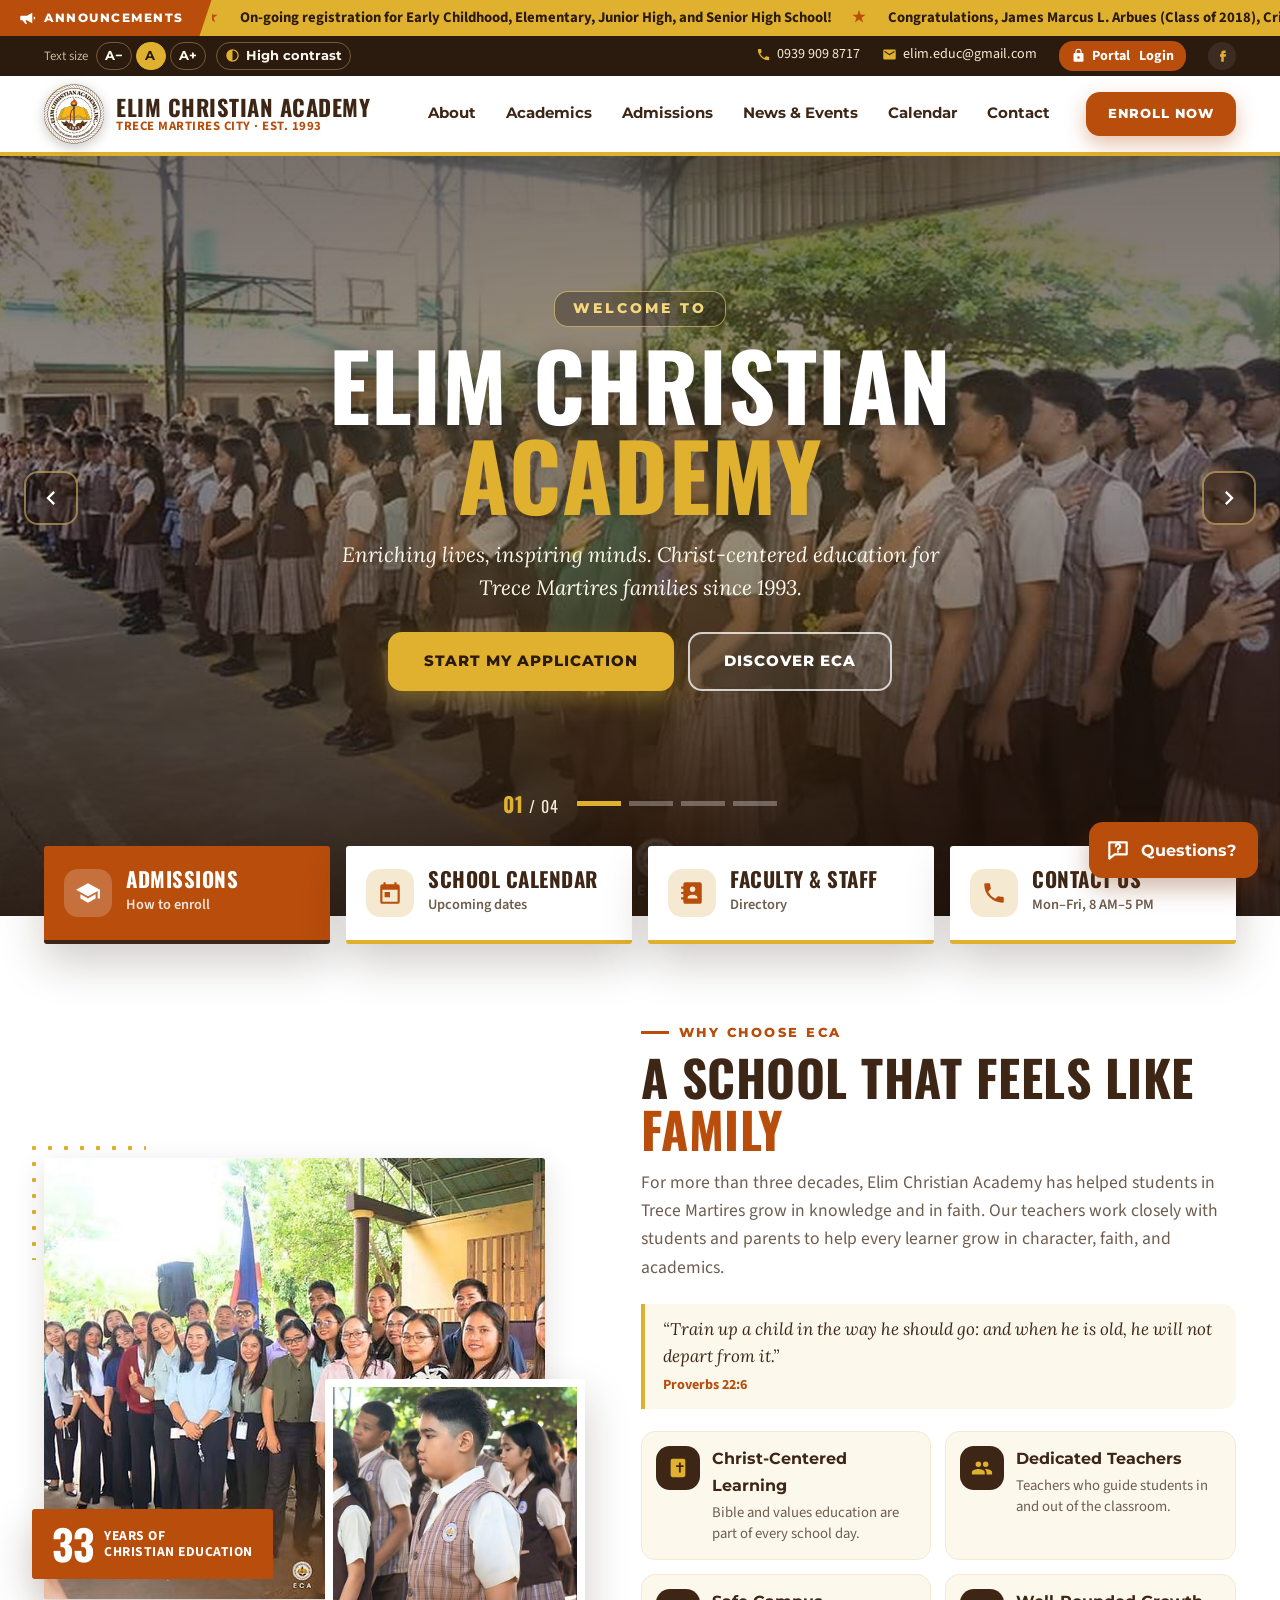
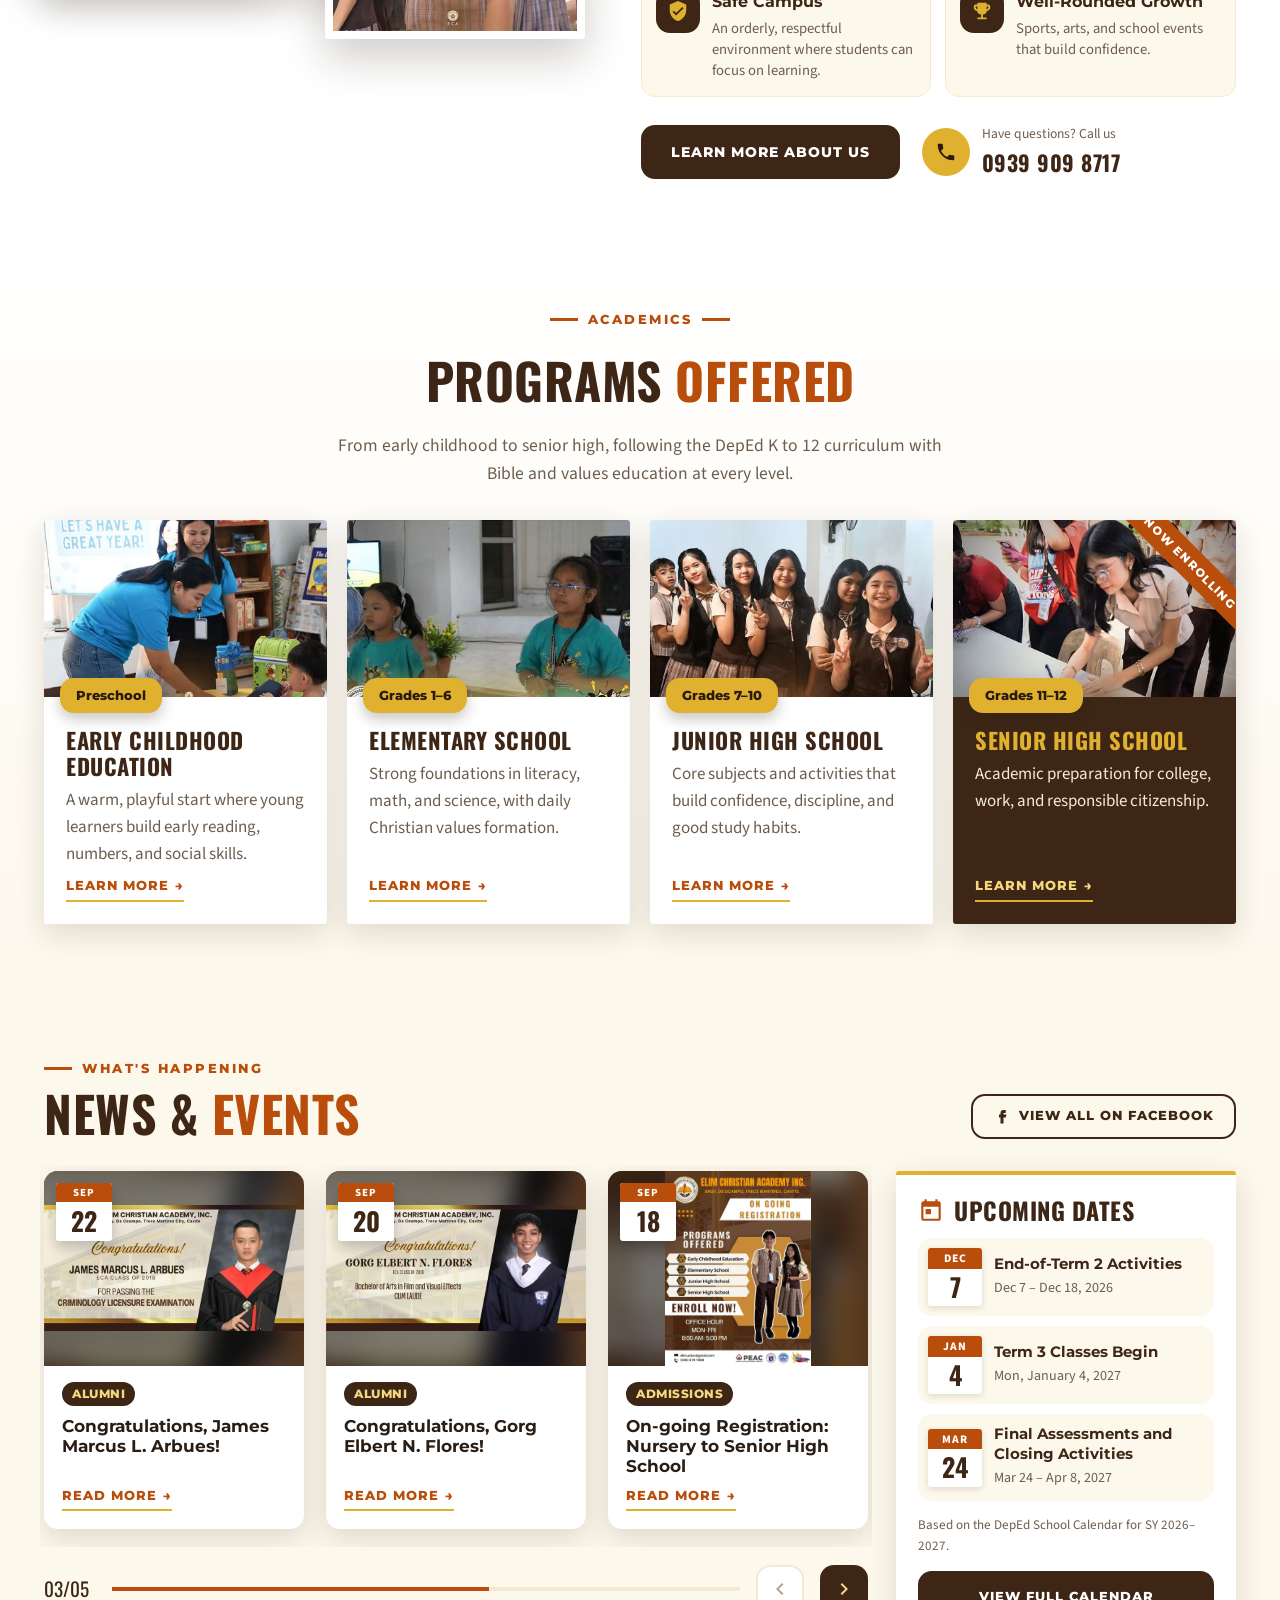
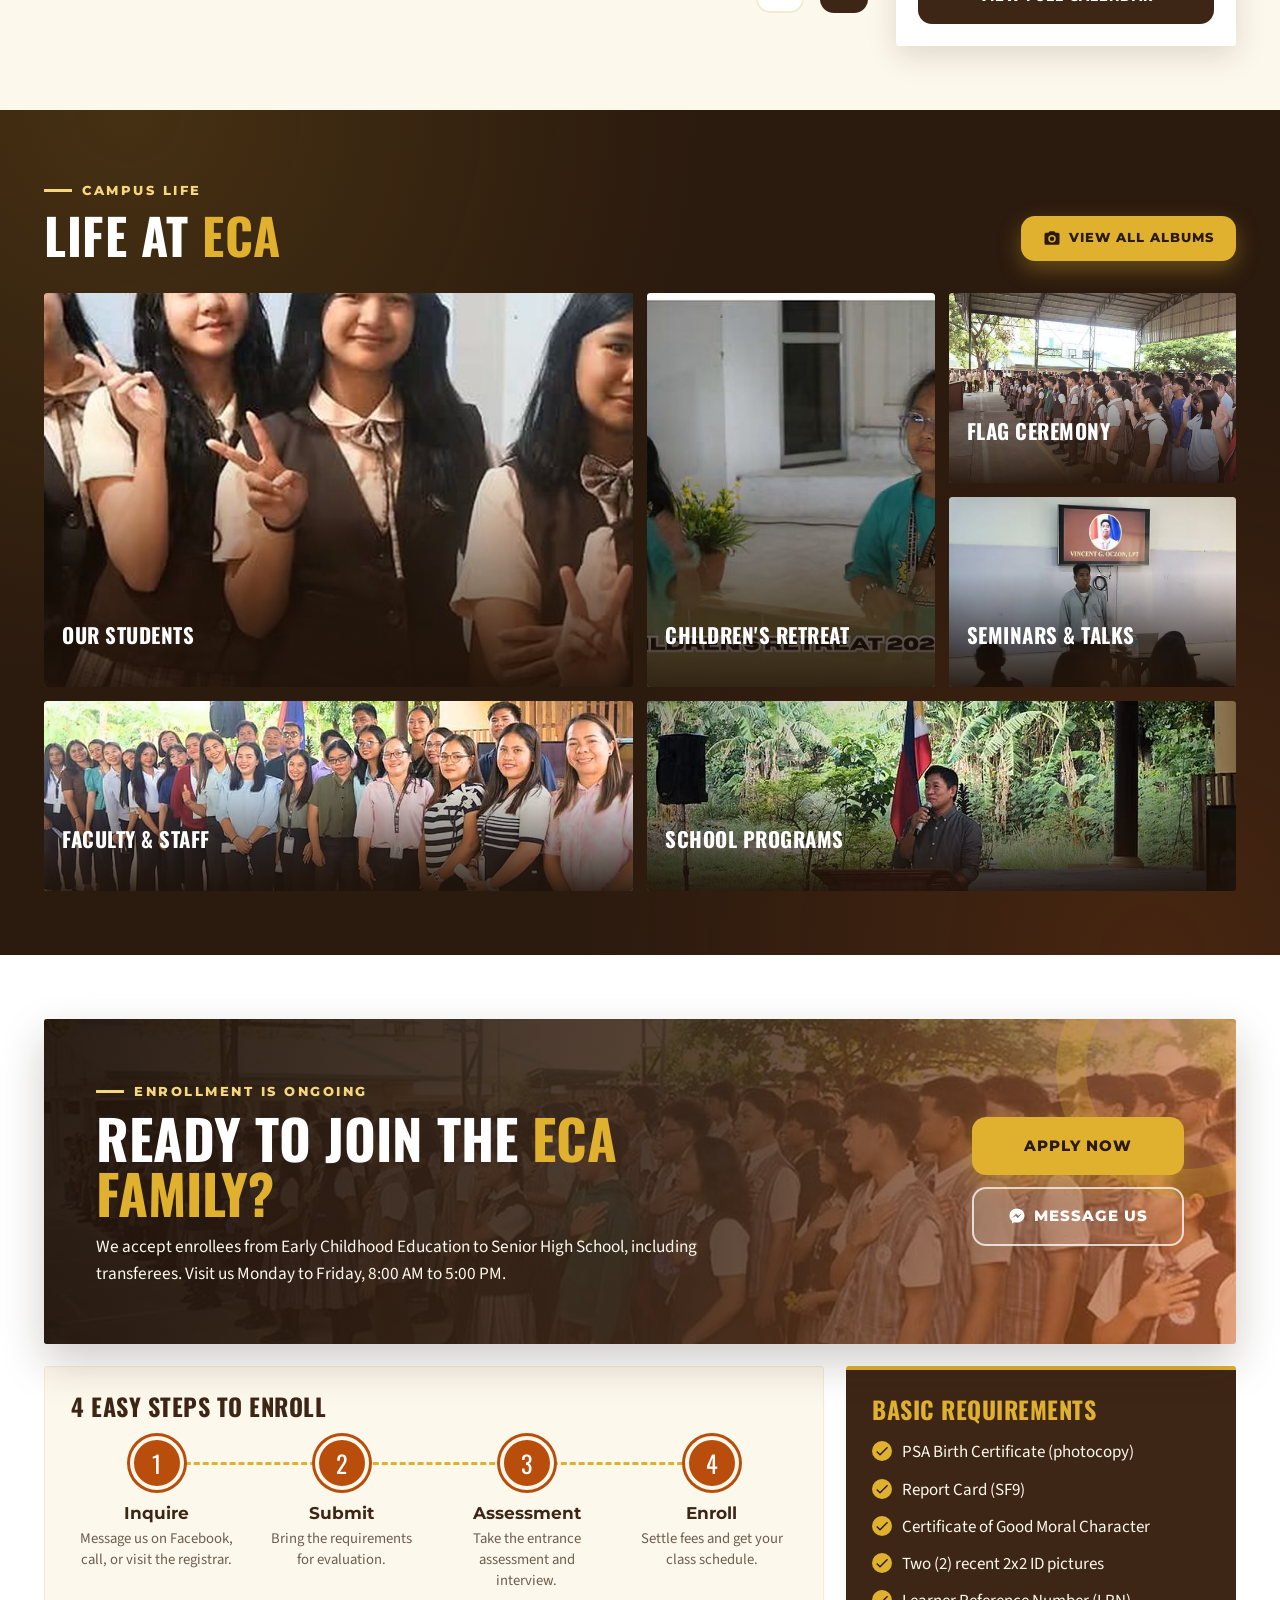
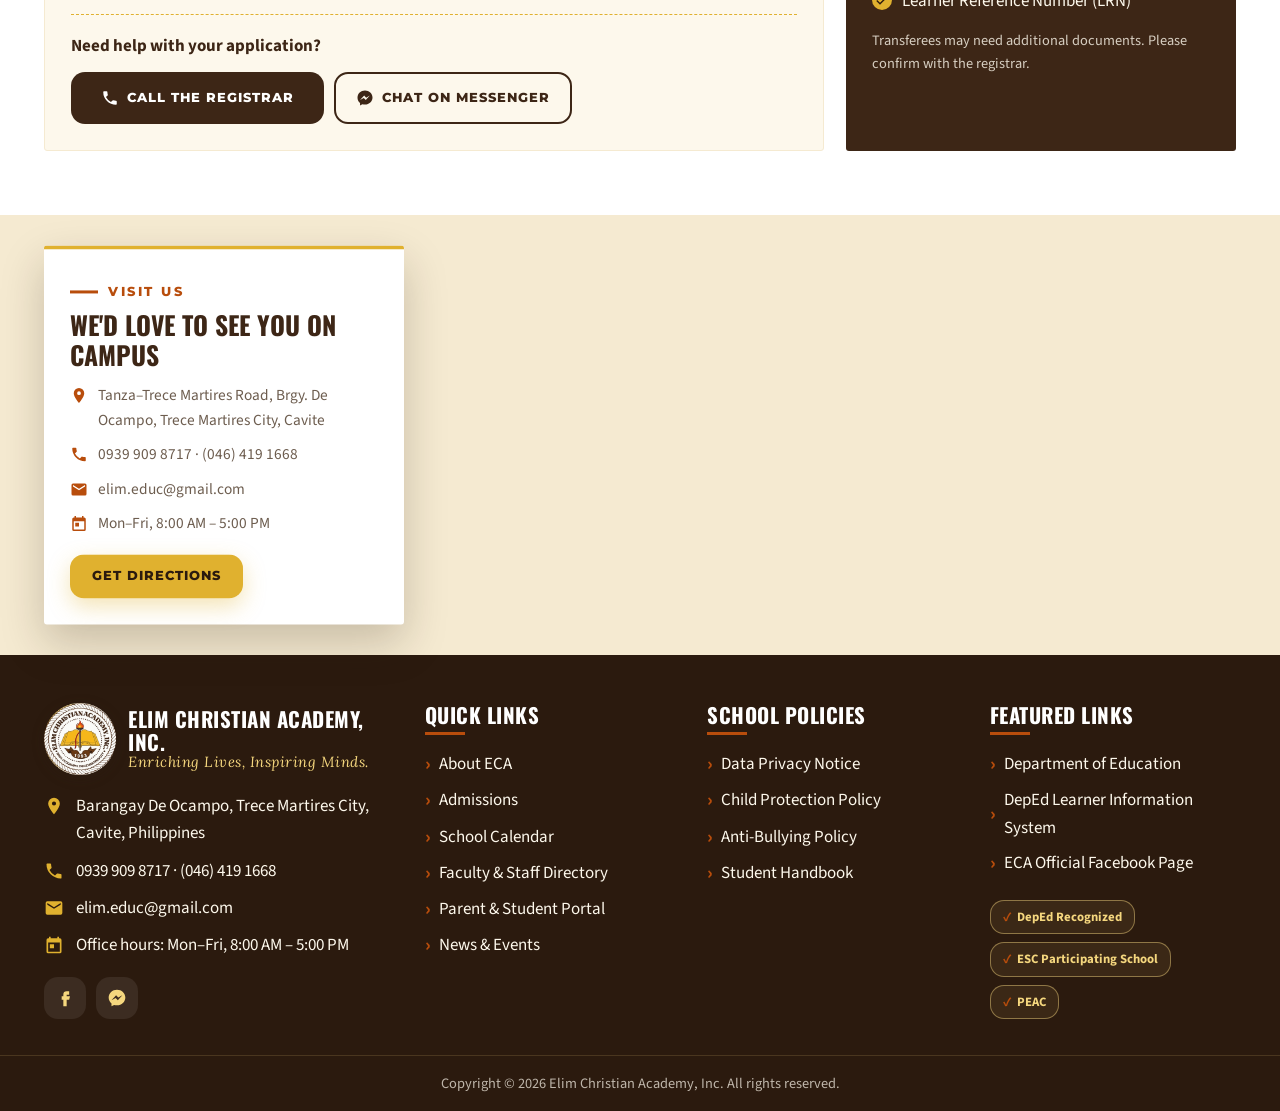
<file: index.html>
<!DOCTYPE html>
<html lang="en">
<head>
  <meta charset="UTF-8">
  <meta name="viewport" content="width=device-width, initial-scale=1.0">
  <title>Elim Christian Academy, Inc.</title>
  <meta name="description" content="Elim Christian Academy, Inc. is a private Christian school in Barangay De Ocampo, Trece Martires City, Cavite. Serving families since 1993.">
  <meta name="theme-color" content="#3d2616">
  <link rel="icon" type="image/png" href="assets/images/favicon.png">

  <link rel="preconnect" href="https://fonts.googleapis.com">
  <link rel="preconnect" href="https://fonts.gstatic.com" crossorigin>
  <link href="https://fonts.googleapis.com/css2?family=Oswald:wght@500;600;700&family=Montserrat:wght@600;700;800&family=Source+Sans+3:wght@400;600;700&family=Lora:ital@1&display=swap" rel="stylesheet">
  <link rel="stylesheet" href="css/style.css">
  <script>
    try {
      var ecaText = localStorage.getItem("ecaTextSize");
      if (ecaText) document.documentElement.setAttribute("data-text", ecaText);
      if (localStorage.getItem("ecaContrast") === "high") document.documentElement.classList.add("high-contrast");
    } catch (e) {}
  </script>
</head>
<body>
  <!-- Reusable icons. Use with: <svg><use href="#i-name"></use></svg> -->
  <svg class="sprite" aria-hidden="true" xmlns="http://www.w3.org/2000/svg">
    <symbol id="i-phone" viewBox="0 0 24 24"><path d="M6.6 10.8a15.1 15.1 0 0 0 6.6 6.6l2.2-2.2a1 1 0 0 1 1-.25 11.4 11.4 0 0 0 3.6.57 1 1 0 0 1 1 1V20a1 1 0 0 1-1 1A17 17 0 0 1 3 4a1 1 0 0 1 1-1h3.5a1 1 0 0 1 1 1c0 1.25.2 2.45.57 3.57a1 1 0 0 1-.25 1z"/></symbol>
    <symbol id="i-mail" viewBox="0 0 24 24"><path d="M20 4H4a2 2 0 0 0-2 2v12a2 2 0 0 0 2 2h16a2 2 0 0 0 2-2V6a2 2 0 0 0-2-2zm0 4-8 5-8-5V6l8 5 8-5z"/></symbol>
    <symbol id="i-pin" viewBox="0 0 24 24"><path d="M12 2a7 7 0 0 0-7 7c0 5.3 7 13 7 13s7-7.7 7-13a7 7 0 0 0-7-7zm0 9.5A2.5 2.5 0 1 1 12 6.5a2.5 2.5 0 0 1 0 5z"/></symbol>
    <symbol id="i-fb" viewBox="0 0 24 24"><path d="M14 8h3V4h-3a4 4 0 0 0-4 4v2H8v4h2v8h4v-8h3l1-4h-4V8z"/></symbol>
    <symbol id="i-messenger" viewBox="0 0 24 24"><path d="M12 2C6.4 2 2 6.1 2 11.5c0 2.9 1.3 5.4 3.4 7.1V22l3.1-1.7c1.1.3 2.3.5 3.5.5 5.6 0 10-4.1 10-9.4S17.6 2 12 2zm1 12.6-2.6-2.7-5 2.7 5.5-5.8 2.6 2.7 4.9-2.7z"/></symbol>
    <symbol id="i-ig" viewBox="0 0 24 24"><path d="M7 2h10a5 5 0 0 1 5 5v10a5 5 0 0 1-5 5H7a5 5 0 0 1-5-5V7a5 5 0 0 1 5-5zm0 2a3 3 0 0 0-3 3v10a3 3 0 0 0 3 3h10a3 3 0 0 0 3-3V7a3 3 0 0 0-3-3zm5 3.5a4.5 4.5 0 1 1 0 9 4.5 4.5 0 0 1 0-9zm0 2a2.5 2.5 0 1 0 0 5 2.5 2.5 0 0 0 0-5zM17.5 6a1 1 0 1 1 0 2 1 1 0 0 1 0-2z"/></symbol>
    <symbol id="i-left" viewBox="0 0 24 24"><path d="M15.4 7.4 14 6l-6 6 6 6 1.4-1.4L10.8 12z"/></symbol>
    <symbol id="i-right" viewBox="0 0 24 24"><path d="M8.6 16.6 10 18l6-6-6-6-1.4 1.4 4.6 4.6z"/></symbol>
    <symbol id="i-up" viewBox="0 0 24 24"><path d="M7.4 15.4 6 14l6-6 6 6-1.4 1.4-4.6-4.6z"/></symbol>
    <symbol id="i-chat" viewBox="0 0 24 24"><path d="M4 4h16a2 2 0 0 1 2 2v10a2 2 0 0 1-2 2H8l-4 4V6a2 2 0 0 1 2-2z"/></symbol>
    <symbol id="i-close" viewBox="0 0 24 24"><path d="M19 6.4 17.6 5 12 10.6 6.4 5 5 6.4 10.6 12 5 17.6 6.4 19 12 13.4 17.6 19 19 17.6 13.4 12z"/></symbol>
    <symbol id="i-send" viewBox="0 0 24 24"><path d="M2 21 23 12 2 3v7l15 2-15 2z"/></symbol>
    <symbol id="i-megaphone" viewBox="0 0 24 24"><path d="M3 10v4a1 1 0 0 0 1 1h2l4 5h2l-2-5h2l7 4V5l-7 4H4a1 1 0 0 0-1 1zm18 0v4a2 2 0 0 0 0-4z"/></symbol>
    <symbol id="i-cap" viewBox="0 0 24 24"><path d="M12 3 1 9l11 6 9-4.9V17h2V9zM5 13.2V17l7 4 7-4v-3.8L12 17z"/></symbol>
    <symbol id="i-book" viewBox="0 0 24 24"><path d="M18 2H6a2 2 0 0 0-2 2v16a2 2 0 0 0 2 2h12a2 2 0 0 0 2-2V4a2 2 0 0 0-2-2zm-5 4h2v3h3v2h-3v6h-2v-6h-3V9h3z"/></symbol>
    <symbol id="i-users" viewBox="0 0 24 24"><path d="M16 11a3 3 0 1 0-3-3 3 3 0 0 0 3 3zm-8 0a3 3 0 1 0-3-3 3 3 0 0 0 3 3zm0 2c-2.3 0-7 1.2-7 3.5V19h14v-2.5C15 14.2 10.3 13 8 13zm8 0h-1a4.8 4.8 0 0 1 2 3.5V19h6v-2.5c0-2.3-4.7-3.5-7-3.5z"/></symbol>
    <symbol id="i-shield" viewBox="0 0 24 24"><path d="M12 1 3 5v6c0 5.6 3.8 10.7 9 12 5.2-1.3 9-6.4 9-12V5zm-2 16-4-4 1.4-1.4 2.6 2.6 6.6-6.6L18 9z"/></symbol>
    <symbol id="i-trophy" viewBox="0 0 24 24"><path d="M19 5h-2V3H7v2H5a2 2 0 0 0-2 2v1a4 4 0 0 0 3.6 4A5 5 0 0 0 11 15.9V19H7v2h10v-2h-4v-3.1a5 5 0 0 0 4.4-3.9A4 4 0 0 0 21 8V7a2 2 0 0 0-2-2zM5 8V7h2v3a2 2 0 0 1-2-2zm14 0a2 2 0 0 1-2 2V7h2z"/></symbol>
    <symbol id="i-camera" viewBox="0 0 24 24"><path d="M9 3 7.2 5H4a2 2 0 0 0-2 2v12a2 2 0 0 0 2 2h16a2 2 0 0 0 2-2V7a2 2 0 0 0-2-2h-3.2L15 3zm3 15a5 5 0 1 1 5-5 5 5 0 0 1-5 5zm0-2a3 3 0 1 0-3-3 3 3 0 0 0 3 3z"/></symbol>
    <symbol id="i-calendar" viewBox="0 0 24 24"><path d="M19 4h-1V2h-2v2H8V2H6v2H5a2 2 0 0 0-2 2v14a2 2 0 0 0 2 2h14a2 2 0 0 0 2-2V6a2 2 0 0 0-2-2zm0 16H5V9h14zM7 11h5v5H7z"/></symbol>
    <symbol id="i-check" viewBox="0 0 24 24"><path d="M9 16.2 4.8 12l-1.4 1.4L9 19 21 7l-1.4-1.4z"/></symbol>
    <symbol id="i-lock" viewBox="0 0 24 24"><path d="M18 8h-1V6a5 5 0 0 0-10 0v2H6a2 2 0 0 0-2 2v10a2 2 0 0 0 2 2h12a2 2 0 0 0 2-2V10a2 2 0 0 0-2-2zm-6 9a2 2 0 1 1 2-2 2 2 0 0 1-2 2zm3.1-9H8.9V6a3.1 3.1 0 0 1 6.2 0z"/></symbol>
    <symbol id="i-contrast" viewBox="0 0 24 24"><path d="M12 2a10 10 0 1 0 0 20 10 10 0 0 0 0-20zm0 18V4a8 8 0 0 1 0 16z"/></symbol>
    <symbol id="i-directory" viewBox="0 0 24 24"><path d="M19 2H6a2 2 0 0 0-2 2v2H2v2h2v3H2v2h2v3H2v2h2v2a2 2 0 0 0 2 2h13a2 2 0 0 0 2-2V4a2 2 0 0 0-2-2zm-6.5 4a2.5 2.5 0 1 1 0 5 2.5 2.5 0 0 1 0-5zM17 17H8v-1c0-1.7 3-2.5 4.5-2.5S17 14.3 17 16z"/></symbol>
    <symbol id="i-doc" viewBox="0 0 24 24"><path d="M14 2H6a2 2 0 0 0-2 2v16a2 2 0 0 0 2 2h12a2 2 0 0 0 2-2V8zm2 16H8v-2h8zm0-4H8v-2h8zm-3-5V3.5L18.5 9z"/></symbol>
    <symbol id="i-play" viewBox="0 0 24 24"><path d="M8 5v14l11-7z"/></symbol>
  </svg>

  <a class="skip-link" href="#main">Skip to main content</a>

  <!-- ============ ANNOUNCEMENT TICKER ============ -->
  <div class="ticker" aria-label="Announcements" hidden>
    <span class="ticker__label">
      <svg aria-hidden="true"><use href="#i-megaphone"></use></svg>
      Announcements
    </span>
    <div class="ticker__viewport">
      <!-- The list is duplicated by main.js so the scroll loops without a gap -->
      <ul class="ticker__track" id="tickerTrack">
        <!-- Rendered by js/main.js from the data store (edit in Admin > Announcements) -->
      </ul>
    </div>
  </div>

  <!-- ============ TOP BAR ============ -->
  <div class="topbar">
    <div class="container topbar__inner">
      <div class="a11y" role="group" aria-label="Accessibility options">
        <span class="a11y__label">Text size</span>
        <button type="button" class="a11y__btn" data-text-size="sm" aria-label="Smaller text">A&minus;</button>
        <button type="button" class="a11y__btn" data-text-size="md" aria-label="Default text size">A</button>
        <button type="button" class="a11y__btn" data-text-size="lg" aria-label="Larger text">A+</button>
        <button type="button" class="a11y__btn a11y__btn--contrast" id="contrastToggle" aria-pressed="false">
          <svg aria-hidden="true"><use href="#i-contrast"></use></svg><span>High contrast</span>
        </button>
      </div>
      <ul class="topbar__contacts">
        <li><a href="tel:+639399098717"><svg aria-hidden="true"><use href="#i-phone"></use></svg>0939 909 8717</a></li>
        <li class="topbar__email"><a href="mailto:elim.educ@gmail.com"><svg aria-hidden="true"><use href="#i-mail"></use></svg>elim.educ@gmail.com</a></li>
        <li><a href="admin/login.html" class="topbar__portal"><svg aria-hidden="true"><use href="#i-lock"></use></svg>Portal<span class="topbar__portal-long">&nbsp;Login</span></a></li>
        <li class="topbar__social">
          <a href="https://www.facebook.com/ElimChristianAcademy" target="_blank" rel="noopener" aria-label="Facebook"><svg aria-hidden="true"><use href="#i-fb"></use></svg></a>
        </li>
      </ul>
    </div>
  </div>

  <!-- ============ HEADER / NAV ============ -->
  <header class="site-header" id="siteHeader">
    <div class="container site-header__inner">
      <a href="index.html" class="brand" aria-label="Elim Christian Academy home">
        <img src="assets/images/logo.png" alt="" class="brand__logo" width="60" height="60">
        <span class="brand__text">
          <strong>Elim Christian Academy</strong>
          <small>Trece Martires City &middot; Est. 1993</small>
        </span>
      </a>

      <button class="nav-toggle" aria-expanded="false" aria-controls="primary-nav">
        <span class="sr-only">Open menu</span>
        <span class="nav-toggle__bar"></span>
      </button>

      <nav class="primary-nav" id="primary-nav" aria-label="Main">
        <ul>
          <li><a href="about.html">About</a></li>
          <li><a href="#programs">Academics</a></li>
          <li><a href="#apply">Admissions</a></li>
          <li><a href="news.html">News &amp; Events</a></li>
          <li><a href="news.html#calendar">Calendar</a></li>
          <li><a href="#contact">Contact</a></li>
        </ul>
        <a href="#apply" class="btn btn--accent btn--sm btn--pulse">Enroll Now</a>
      </nav>
    </div>
  </header>

  <main id="main">
    <!-- ============ HERO CAROUSEL ============ -->
    <section class="hero" aria-roledescription="carousel" aria-label="Highlights">
      <div class="hero__track">

        <article class="hero__slide is-active" aria-roledescription="slide" aria-label="1 of 4">
          <div class="hero__bg" style="background-image: url('assets/images/hero-campus.jpg')"></div>
          <div class="hero__content">
            <p class="hero__eyebrow">Welcome to</p>
            <h1 class="hero__title">Elim Christian <span>Academy</span></h1>
            <p class="hero__lead">Enriching lives, inspiring minds. Christ-centered education for Trece Martires families since 1993.</p>
            <div class="hero__actions">
              <a href="#apply" class="btn btn--gold btn--lg">Start my application</a>
              <a href="#about" class="btn btn--ghost btn--lg">Discover ECA</a>
            </div>
          </div>
        </article>

        <article class="hero__slide hero__slide--split" aria-roledescription="slide" aria-label="2 of 4">
          <div class="hero__bg" style="background-image: url('assets/images/hero-achievement.jpg')"></div>
          <div class="hero__content">
            <p class="hero__eyebrow">Congratulations</p>
            <h2 class="hero__title">Proud of Our <span>Alumni</span></h2>
            <p class="hero__lead">James Marcus L. Arbues passed the Criminology Licensure Examination, and Gorg Elbert N. Flores graduated Cum Laude in BA Film and Visual Effects. Both are ECA Class of 2018.</p>
            <div class="hero__actions">
              <a href="#news" class="btn btn--gold btn--lg">See their stories</a>
            </div>
          </div>
          <div class="hero__figure hero__figure--stack">
            <img src="assets/images/alumni-arbues.jpg" alt="Congratulations poster for James Marcus L. Arbues, ECA Class of 2018, for passing the Criminology Licensure Examination" loading="lazy">
            <img src="assets/images/alumni-flores.jpg" alt="Congratulations poster for Gorg Elbert N. Flores, ECA Class of 2018, Bachelor of Arts in Film and Visual Effects, Cum Laude" loading="lazy">
          </div>
        </article>

        <article class="hero__slide" aria-roledescription="slide" aria-label="3 of 4">
          <div class="hero__bg" style="background-image: url('assets/images/hero-programs.jpg')"></div>
          <div class="hero__content">
            <p class="hero__eyebrow">Programs Offered</p>
            <h2 class="hero__title">From Preschool to <span>Senior High</span></h2>
            <ul class="hero__tags">
              <li>Early Childhood Education</li>
              <li>Elementary</li>
              <li>Junior High School</li>
              <li>Senior High School</li>
            </ul>
            <div class="hero__actions">
              <a href="#programs" class="btn btn--gold btn--lg">Explore programs</a>
            </div>
          </div>
        </article>

        <article class="hero__slide hero__slide--split" aria-roledescription="slide" aria-label="4 of 4">
          <div class="hero__bg" style="background-image: url('assets/images/hero-enrollment.jpg')"></div>
          <div class="hero__content">
            <p class="hero__eyebrow">Admissions</p>
            <h2 class="hero__title">On-going <span>Registration</span></h2>
            <p class="hero__lead">Enroll now for Early Childhood to Senior High School. Office hours: Monday to Friday, 8:00 AM to 5:00 PM.</p>
            <div class="hero__actions">
              <a href="#apply" class="btn btn--gold btn--lg">Start my application</a>
              <a href="tel:+639399098717" class="btn btn--ghost btn--lg"><svg aria-hidden="true"><use href="#i-phone"></use></svg>Call the registrar</a>
            </div>
          </div>
          <div class="hero__figure">
            <img src="assets/images/enrollment-poster.jpg" alt="ECA on-going registration poster listing Early Childhood Education, Elementary, Junior High School, and Senior High School, office hours Monday to Friday 8:00 AM to 5:00 PM" loading="lazy">
          </div>
        </article>

      </div>

      <button class="hero__arrow hero__arrow--prev" aria-label="Previous slide"><svg aria-hidden="true"><use href="#i-left"></use></svg></button>
      <button class="hero__arrow hero__arrow--next" aria-label="Next slide"><svg aria-hidden="true"><use href="#i-right"></use></svg></button>

      <div class="hero__nav">
        <span class="hero__counter"><strong id="heroCurrent">01</strong> / <span id="heroTotal">04</span></span>
        <div class="hero__dots" role="tablist" aria-label="Choose slide"></div>
      </div>
    </section>

    <!-- ============ QUICK ACCESS ============ -->
    <section class="quick" aria-label="Quick links">
      <div class="container quick__grid">
        <a href="#apply" class="quick__item quick__item--accent reveal">
          <svg aria-hidden="true"><use href="#i-cap"></use></svg>
          <span><strong>Admissions</strong><small>How to enroll</small></span>
        </a>
        <a href="news.html#calendar" class="quick__item reveal">
          <svg aria-hidden="true"><use href="#i-calendar"></use></svg>
          <span><strong>School Calendar</strong><small>Upcoming dates</small></span>
        </a>
        <a href="faculty.html" class="quick__item reveal">
          <svg aria-hidden="true"><use href="#i-directory"></use></svg>
          <span><strong>Faculty &amp; Staff</strong><small>Directory</small></span>
        </a>
        <a href="#contact" class="quick__item reveal">
          <svg aria-hidden="true"><use href="#i-phone"></use></svg>
          <span><strong>Contact Us</strong><small>Mon&ndash;Fri, 8 AM&ndash;5 PM</small></span>
        </a>
      </div>
    </section>

    <!-- ============ ABOUT / WHY ECA ============ -->
    <section class="section about" id="about">
      <div class="container about__grid">
        <div class="about__media reveal">
          <div class="about__img about__img--main" style="background-image: url('assets/images/about-1.jpg')"></div>
          <div class="about__img about__img--small" style="background-image: url('assets/images/about-2.jpg')"></div>
          <div class="about__badge">
            <strong data-count="33">33</strong>
            <span>Years of<br>Christian Education</span>
          </div>
        </div>

        <div class="about__text reveal">
          <p class="kicker">Why choose ECA</p>
          <h2 class="section-title">A School That Feels Like <span>Family</span></h2>
          <p class="about__lead">For more than three decades, Elim Christian Academy has helped students in Trece Martires grow in knowledge and in faith. Our teachers work closely with students and parents to help every learner grow in character, faith, and academics.</p>

          <blockquote class="about__verse">
            <p>&ldquo;Train up a child in the way he should go: and when he is old, he will not depart from it.&rdquo;</p>
            <cite>Proverbs 22:6</cite>
          </blockquote>

          <ul class="features">
            <li>
              <span class="features__icon"><svg aria-hidden="true"><use href="#i-book"></use></svg></span>
              <div><strong>Christ-Centered Learning</strong><p>Bible and values education are part of every school day.</p></div>
            </li>
            <li>
              <span class="features__icon"><svg aria-hidden="true"><use href="#i-users"></use></svg></span>
              <div><strong>Dedicated Teachers</strong><p>Teachers who guide students in and out of the classroom.</p></div>
            </li>
            <li>
              <span class="features__icon"><svg aria-hidden="true"><use href="#i-shield"></use></svg></span>
              <div><strong>Safe Campus</strong><p>An orderly, respectful environment where students can focus on learning.</p></div>
            </li>
            <li>
              <span class="features__icon"><svg aria-hidden="true"><use href="#i-trophy"></use></svg></span>
              <div><strong>Well-Rounded Growth</strong><p>Sports, arts, and school events that build confidence.</p></div>
            </li>
          </ul>

          <div class="about__actions">
            <a href="about.html" class="btn btn--dark">Learn more about us</a>
            <a href="tel:+639399098717" class="about__call">
              <span class="about__call-icon"><svg aria-hidden="true"><use href="#i-phone"></use></svg></span>
              <span><small>Have questions? Call us</small><strong>0939 909 8717</strong></span>
            </a>
          </div>
        </div>
      </div>
    </section>


    <!-- ============ PROGRAMS ============ -->
    <section class="section programs" id="programs">
      <div class="container">
        <div class="section-head section-head--center reveal">
          <p class="kicker">Academics</p>
          <h2 class="section-title">Programs <span>Offered</span></h2>
          <p class="section-sub">From early childhood to senior high, following the DepEd K to 12 curriculum with Bible and values education at every level.</p>
        </div>

        <div class="programs__grid">
          <article class="program reveal">
            <div class="program__img" style="background-image: url('assets/images/program-ece.jpg')" role="img" aria-label="Teachers welcoming a young learner in the classroom">
              <span class="program__level">Preschool</span>
            </div>
            <div class="program__body">
              <h3>Early Childhood Education</h3>
              <p>A warm, playful start where young learners build early reading, numbers, and social skills.</p>
              <a href="academics.html" class="link-arrow">Learn more</a>
            </div>
          </article>

          <article class="program reveal">
            <div class="program__img" style="background-image: url('assets/images/program-elem.jpg')" role="img" aria-label="Elementary pupils during the Children's Retreat">
              <span class="program__level">Grades 1&ndash;6</span>
            </div>
            <div class="program__body">
              <h3>Elementary School</h3>
              <p>Strong foundations in literacy, math, and science, with daily Christian values formation.</p>
              <a href="academics.html" class="link-arrow">Learn more</a>
            </div>
          </article>

          <article class="program reveal">
            <div class="program__img" style="background-image: url('assets/images/program-jhs.jpg')" role="img" aria-label="Junior high students in ECA uniform">
              <span class="program__level">Grades 7&ndash;10</span>
            </div>
            <div class="program__body">
              <h3>Junior High School</h3>
              <p>Core subjects and activities that build confidence, discipline, and good study habits.</p>
              <a href="academics.html" class="link-arrow">Learn more</a>
            </div>
          </article>

          <article class="program program--featured reveal">
            <div class="program__img" style="background-image: url('assets/images/program-shs.jpg')" role="img" aria-label="Senior high student signing a registration form">
              <span class="program__level">Grades 11&ndash;12</span>
              <span class="program__ribbon">Now Enrolling</span>
            </div>
            <div class="program__body">
              <h3>Senior High School</h3>
              <p>Academic preparation for college, work, and responsible citizenship.</p>
              <a href="academics.html" class="link-arrow">Learn more</a>
            </div>
          </article>
        </div>
      </div>
    </section>

    <!-- ============ NEWS & EVENTS ============ -->
    <section class="section news" id="news">
      <div class="container">
        <div class="section-head reveal">
          <div>
            <p class="kicker">What's happening</p>
            <h2 class="section-title">News &amp; <span>Events</span></h2>
          </div>
          <a href="https://www.facebook.com/ElimChristianAcademy" target="_blank" rel="noopener" class="btn btn--outline-dark btn--sm">
            <svg aria-hidden="true"><use href="#i-fb"></use></svg>View all on Facebook
          </a>
        </div>

        <div class="news__layout">
          <div class="news__main">
            <div class="news__viewport">
              <ul class="news__track" id="newsTrack">
                <!-- Rendered by js/main.js from the data store (edit in Admin > News) -->
              </ul>
            </div>

            <div class="slider-controls">
              <span class="slider-controls__count" id="newsCount">01/01</span>
              <div class="slider-controls__bar"><span id="newsProgress"></span></div>
              <button class="round-btn" id="newsPrev" aria-label="Previous news"><svg aria-hidden="true"><use href="#i-left"></use></svg></button>
              <button class="round-btn" id="newsNext" aria-label="Next news"><svg aria-hidden="true"><use href="#i-right"></use></svg></button>
            </div>
          </div>

          <aside class="events reveal" id="calendar" aria-labelledby="eventsTitle">
            <div class="events__head">
              <svg aria-hidden="true"><use href="#i-calendar"></use></svg>
              <h3 id="eventsTitle">Upcoming Dates</h3>
            </div>
            <ol class="events__list" id="eventsList">
              <!-- Rendered by js/main.js from the data store (edit in Admin > Events) -->
            </ol>
            <p class="events__note">Based on the DepEd School Calendar for SY 2026&ndash;2027.</p>
            <a href="news.html#calendar" class="btn btn--dark btn--sm events__btn">View full calendar</a>
          </aside>
        </div>
      </div>
    </section>

    <!-- ============ CAMPUS LIFE GALLERY ============ -->
    <section class="section gallery" id="gallery">
      <div class="container">
        <div class="section-head reveal">
          <div>
            <p class="kicker kicker--light">Campus life</p>
            <h2 class="section-title section-title--light">Life at <span>ECA</span></h2>
          </div>
          <a href="life.html" class="btn btn--gold btn--sm">
            <svg aria-hidden="true"><use href="#i-camera"></use></svg>View all albums
          </a>
        </div>

        <div class="gallery__grid" id="galleryGrid">
          <!-- Rendered by js/main.js from the data store (edit in Admin > Albums) -->
        </div>
      </div>
    </section>

    <!-- ============ APPLICATION ============ -->
    <section class="section apply" id="apply">
      <div class="container">
        <div class="apply__banner reveal" style="background-image: url('assets/images/apply-banner.jpg')">
          <div class="apply__banner-text">
            <p class="kicker kicker--light">Enrollment is ongoing</p>
            <h2 class="apply__title">Ready to Join the <span>ECA Family?</span></h2>
            <p class="apply__lead">We accept enrollees from Early Childhood Education to Senior High School, including transferees. Visit us Monday to Friday, 8:00 AM to 5:00 PM.</p>
          </div>
          <div class="apply__banner-actions">
            <a href="admissions.html" class="btn btn--gold btn--lg btn--pulse">Apply Now</a>
            <a href="https://m.me/ElimChristianAcademy" target="_blank" rel="noopener" class="btn btn--ghost btn--lg"><svg aria-hidden="true"><use href="#i-messenger"></use></svg>Message us</a>
          </div>
        </div>

        <div class="apply__grid">
          <div class="apply__steps">
            <h3 class="apply__subtitle">4 Easy Steps to Enroll</h3>
            <ol class="steps">
              <li class="step reveal"><span class="step__num">1</span><strong>Inquire</strong><p>Message us on Facebook, call, or visit the registrar.</p></li>
              <li class="step reveal"><span class="step__num">2</span><strong>Submit</strong><p>Bring the requirements for evaluation.</p></li>
              <li class="step reveal"><span class="step__num">3</span><strong>Assessment</strong><p>Take the entrance assessment and interview.</p></li>
              <li class="step reveal"><span class="step__num">4</span><strong>Enroll</strong><p>Settle fees and get your class schedule.</p></li>
            </ol>
            <div class="apply__help">
              <p>Need help with your application?</p>
              <div class="apply__help-actions">
                <a href="tel:+639399098717" class="btn btn--dark btn--sm"><svg aria-hidden="true"><use href="#i-phone"></use></svg>Call the registrar</a>
                <a href="https://m.me/ElimChristianAcademy" target="_blank" rel="noopener" class="btn btn--outline-dark btn--sm"><svg aria-hidden="true"><use href="#i-messenger"></use></svg>Chat on Messenger</a>
              </div>
            </div>
          </div>

          <article class="apply-card reveal">
            <h3 class="apply__subtitle">Basic Requirements</h3>
            <ul class="checklist">
              <li><svg aria-hidden="true"><use href="#i-check"></use></svg>PSA Birth Certificate (photocopy)</li>
              <li><svg aria-hidden="true"><use href="#i-check"></use></svg>Report Card (SF9)</li>
              <li><svg aria-hidden="true"><use href="#i-check"></use></svg>Certificate of Good Moral Character</li>
              <li><svg aria-hidden="true"><use href="#i-check"></use></svg>Two (2) recent 2x2 ID pictures</li>
              <li><svg aria-hidden="true"><use href="#i-check"></use></svg>Learner Reference Number (LRN)</li>
            </ul>
            <p class="apply-card__note">Transferees may need additional documents. Please confirm with the registrar.</p>
          </article>
        </div>
      </div>
    </section>

    <!-- ============ MAP ============ -->
    <section class="map" id="contact" aria-label="School location">
      <iframe
        title="Map showing Elim Christian Academy in Trece Martires City"
        src="https://www.google.com/maps?q=Elim+Christian+Academy,+Tanza-Trece+Martires+Road,+Trece+Martires,+Cavite&output=embed"
        loading="lazy"
        referrerpolicy="no-referrer-when-downgrade"></iframe>

      <div class="map__card">
        <p class="kicker">Visit us</p>
        <h2>We'd love to see you on campus</h2>
        <ul class="map__list">
          <li><svg aria-hidden="true"><use href="#i-pin"></use></svg>Tanza&ndash;Trece Martires Road, Brgy. De Ocampo, Trece Martires City, Cavite</li>
          <li><svg aria-hidden="true"><use href="#i-phone"></use></svg><span><a href="tel:+639399098717">0939 909 8717</a> &middot; <a href="tel:+63464191668">(046) 419 1668</a></span></li>
          <li><svg aria-hidden="true"><use href="#i-mail"></use></svg><a href="mailto:elim.educ@gmail.com">elim.educ@gmail.com</a></li>
          <li><svg aria-hidden="true"><use href="#i-calendar"></use></svg>Mon&ndash;Fri, 8:00 AM &ndash; 5:00 PM</li>
        </ul>
        <a class="btn btn--gold btn--sm" href="https://www.google.com/maps/dir/?api=1&destination=Elim+Christian+Academy+Trece+Martires+Cavite" target="_blank" rel="noopener">Get directions</a>
      </div>
    </section>
  </main>

  <!-- ============ FOOTER ============ -->
  <footer class="site-footer">
    <div class="container site-footer__grid">
      <div class="footer-col footer-col--wide">
        <a href="index.html" class="brand brand--footer">
          <img src="assets/images/logo.png" alt="" class="brand__logo brand__logo--lg" width="72" height="72" loading="lazy">
          <span class="brand__text">
            <strong>Elim Christian Academy, Inc.</strong>
            <small>Enriching Lives, Inspiring Minds.</small>
          </span>
        </a>
        <address>
          <p class="footer-item"><svg aria-hidden="true"><use href="#i-pin"></use></svg>Barangay De Ocampo, Trece Martires City, Cavite, Philippines</p>
          <p class="footer-item"><svg aria-hidden="true"><use href="#i-phone"></use></svg><span><a href="tel:+639399098717">0939 909 8717</a> &middot; <a href="tel:+63464191668">(046) 419 1668</a></span></p>
          <p class="footer-item"><svg aria-hidden="true"><use href="#i-mail"></use></svg><a href="mailto:elim.educ@gmail.com">elim.educ@gmail.com</a></p>
          <p class="footer-item"><svg aria-hidden="true"><use href="#i-calendar"></use></svg>Office hours: Mon&ndash;Fri, 8:00 AM &ndash; 5:00 PM</p>
        </address>
        <div class="socials">
          <a href="https://www.facebook.com/ElimChristianAcademy" target="_blank" rel="noopener" aria-label="Facebook"><svg aria-hidden="true"><use href="#i-fb"></use></svg></a>
          <a href="https://m.me/ElimChristianAcademy" target="_blank" rel="noopener" aria-label="Messenger"><svg aria-hidden="true"><use href="#i-messenger"></use></svg></a>
        </div>
      </div>

      <div class="footer-col">
        <h2 class="footer-title">Quick Links</h2>
        <ul class="footer-links">
          <li><a href="about.html">About ECA</a></li>
          <li><a href="#apply">Admissions</a></li>
          <li><a href="news.html#calendar">School Calendar</a></li>
          <li><a href="faculty.html">Faculty &amp; Staff Directory</a></li>
          <li><a href="portal.html">Parent &amp; Student Portal</a></li>
          <li><a href="news.html">News &amp; Events</a></li>
        </ul>
      </div>

      <div class="footer-col">
        <h2 class="footer-title">School Policies</h2>
        <ul class="footer-links">
          <li><a href="policies.html#privacy">Data Privacy Notice</a></li>
          <li><a href="policies.html#child-protection">Child Protection Policy</a></li>
          <li><a href="policies.html#anti-bullying">Anti-Bullying Policy</a></li>
          <li><a href="policies.html#handbook">Student Handbook</a></li>
        </ul>
      </div>

      <div class="footer-col">
        <h2 class="footer-title">Featured Links</h2>
        <ul class="footer-links">
          <li><a href="https://www.deped.gov.ph/" target="_blank" rel="noopener">Department of Education</a></li>
          <li><a href="https://lis.deped.gov.ph/" target="_blank" rel="noopener">DepEd Learner Information System</a></li>
          <li><a href="https://www.facebook.com/ElimChristianAcademy" target="_blank" rel="noopener">ECA Official Facebook Page</a></li>
        </ul>
        <!-- Recognitions shown on the school's enrollment poster. Replace with official badge images if the school provides them. -->
        <ul class="badges">
          <li>DepEd Recognized</li>
          <li>ESC Participating School</li>
          <li>PEAC</li>
        </ul>
      </div>
    </div>

    <div class="site-footer__bottom">
      <div class="container">
        <p>Copyright &copy; <span id="year">2026</span> Elim Christian Academy, Inc. All rights reserved.</p>
      </div>
    </div>
  </footer>

  <!-- ============ BACK TO TOP ============ -->
  <a href="#main" class="to-top" id="toTop" aria-label="Back to top"><svg aria-hidden="true"><use href="#i-up"></use></svg></a>

  <!-- ============ HELP DESK CHAT ============ -->
  <div class="chat" id="chat">
    <div class="chat__teaser" id="chatTeaser" hidden>
      <button type="button" class="chat__teaser-close" id="chatTeaserClose" aria-label="Hide message"><svg aria-hidden="true"><use href="#i-close"></use></svg></button>
      <p><strong>Hi! Questions about enrollment?</strong><br>Tap here for quick answers.</p>
    </div>

    <button type="button" class="chat__launcher" id="chatLauncher" aria-expanded="false" aria-controls="chatPanel" aria-label="Questions? Open the help desk">
      <svg class="chat-icon icon-open" viewBox="0 0 24 24" aria-hidden="true"><path d="M4 5h16v11H9l-5 4z"/><path d="M10 8.6a2 2 0 1 1 2.6 1.9c-.4.2-.6.5-.6.9v.4"/><path d="M12 13.6h.01"/></svg>
      <svg class="icon-close" aria-hidden="true"><use href="#i-close"></use></svg>
      <span class="chat__launcher-label" id="chatLauncherLabel">Questions?</span>
    </button>

    <section class="chat__panel" id="chatPanel" aria-label="ECA Help Desk" hidden>
      <header class="chat__header">
        <span class="chat__logo-wrap"><img src="assets/images/logo.png" alt="" class="chat__logo" width="38" height="38" loading="lazy"></span>
        <div class="chat__title">
          <h2>ECA Help Desk</h2>
          <p>Quick answers to common questions</p>
        </div>
        <button type="button" class="chat__close" id="chatClose" aria-label="Close help desk"><svg aria-hidden="true"><use href="#i-close"></use></svg></button>
      </header>

      <div class="chat__body" id="chatBody" aria-live="polite"></div>

      <form class="chat__form" id="chatForm" autocomplete="off">
        <div class="chat__form-row">
          <label for="chatInput" class="sr-only">Type your question</label>
          <input id="chatInput" type="text" maxlength="200" placeholder="Type your question…">
          <button type="submit" aria-label="Send"><svg class="chat-icon" viewBox="0 0 24 24" aria-hidden="true"><path d="M5 12h14M13 6l6 6-6 6"/></svg></button>
        </div>
        <p class="chat__note">Automated answers. For anything else, please contact the office.</p>
      </form>
    </section>
  </div>
  
  <script src="admin/js/store.js"></script>
  <script src="js/main.js"></script>
  <script src="js/chatbot.js"></script>
</body>
</html>
</file>
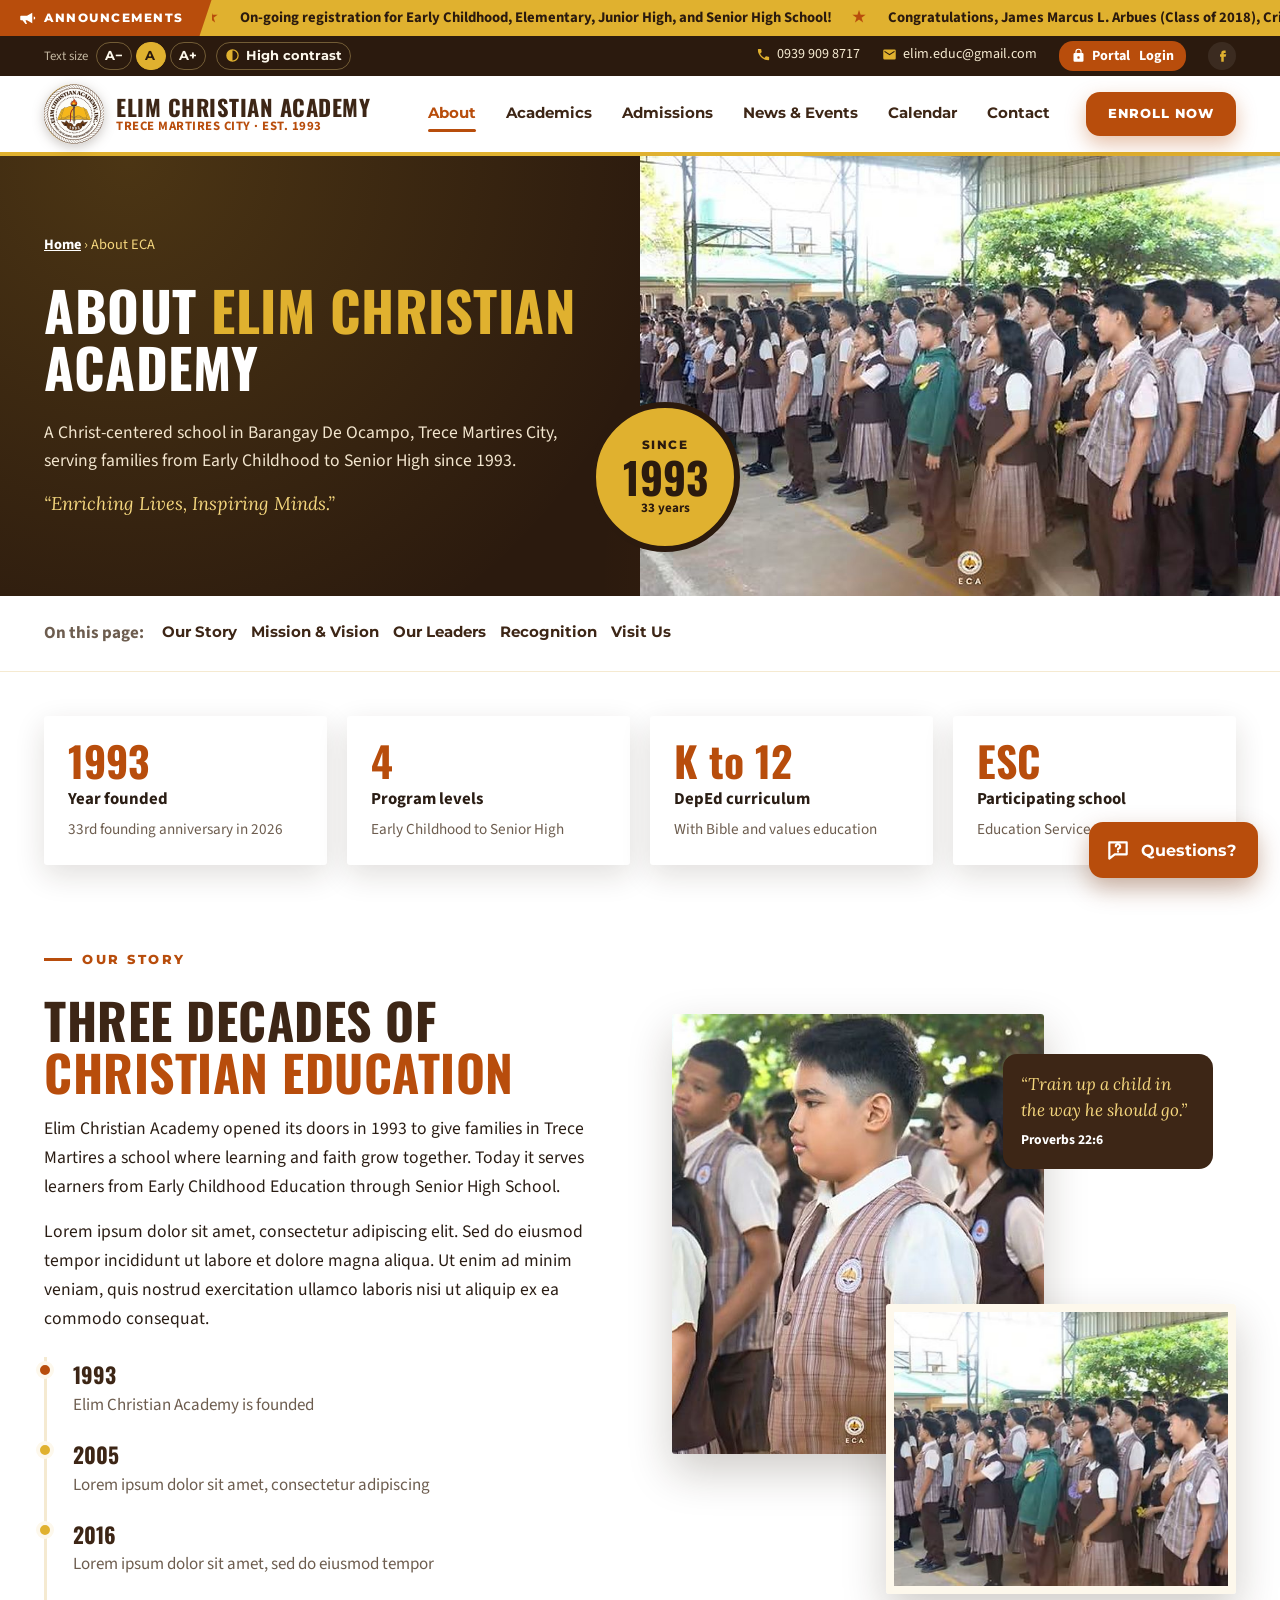
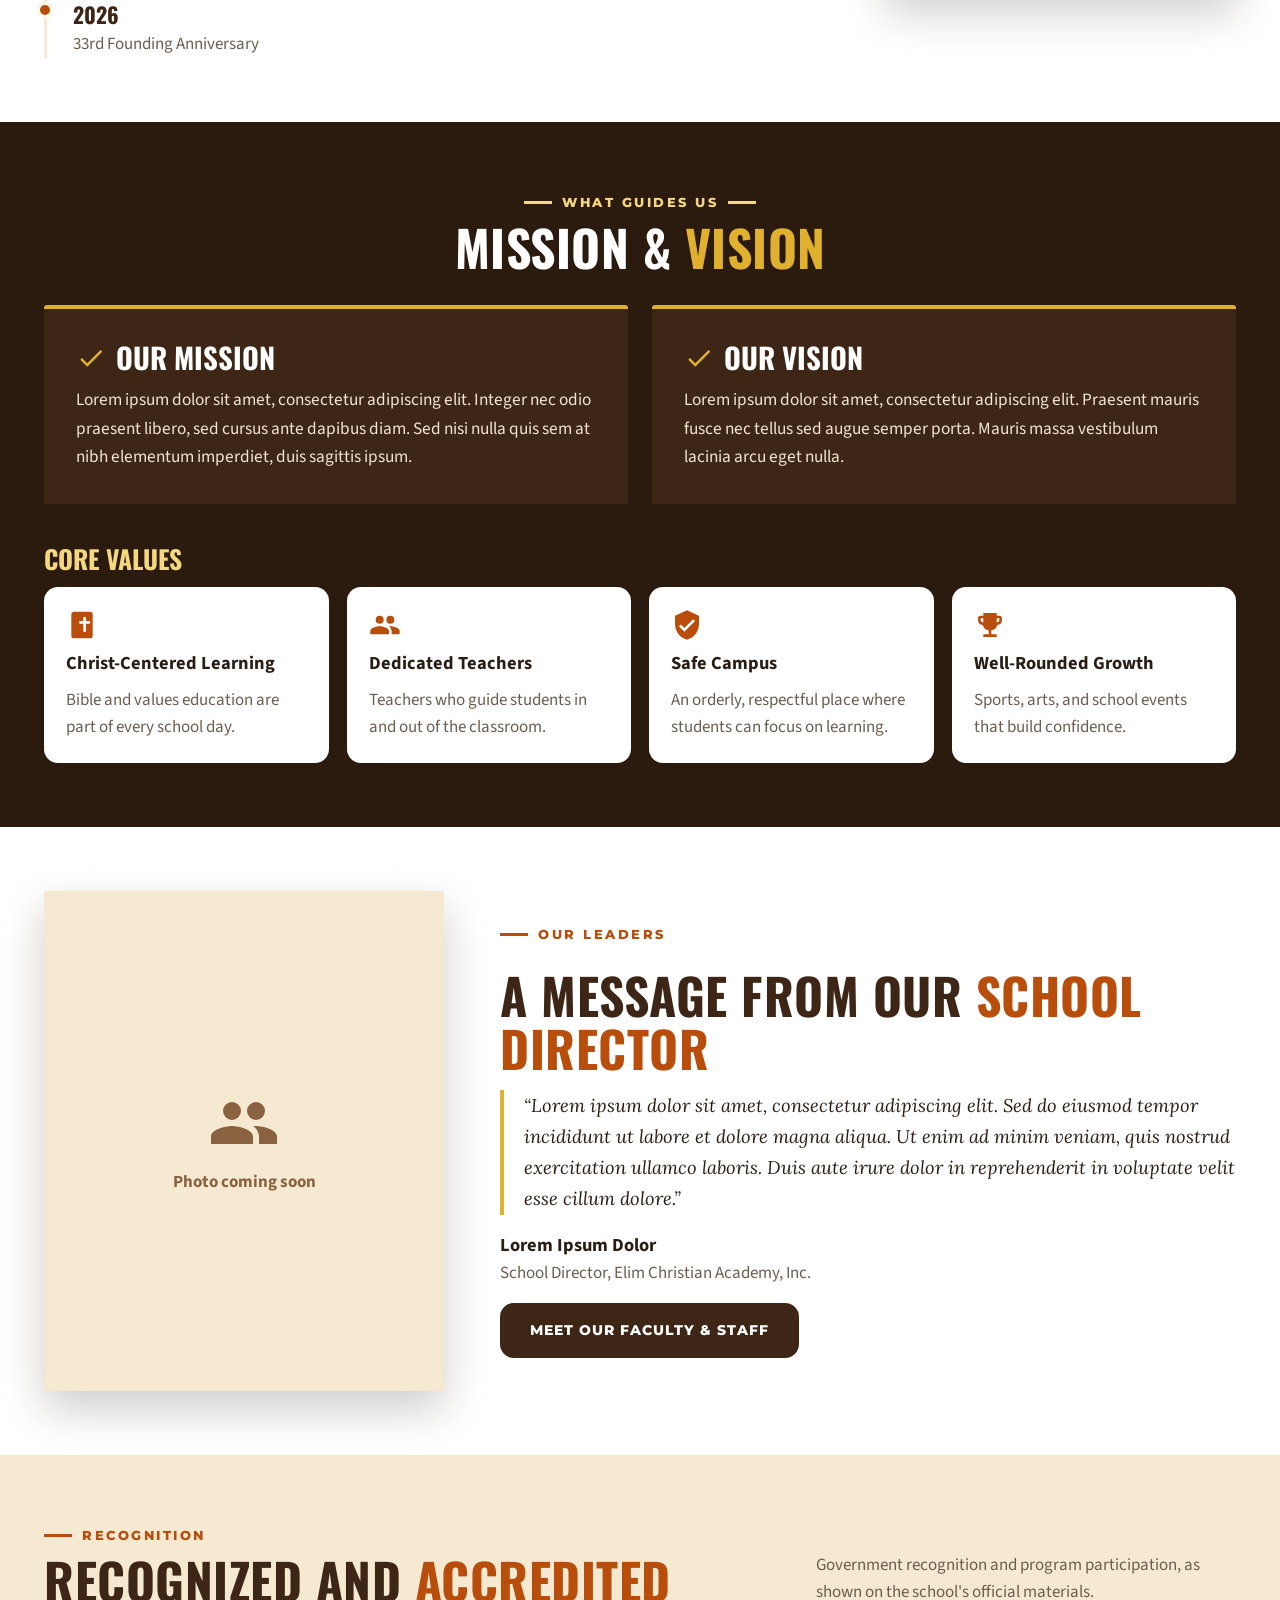
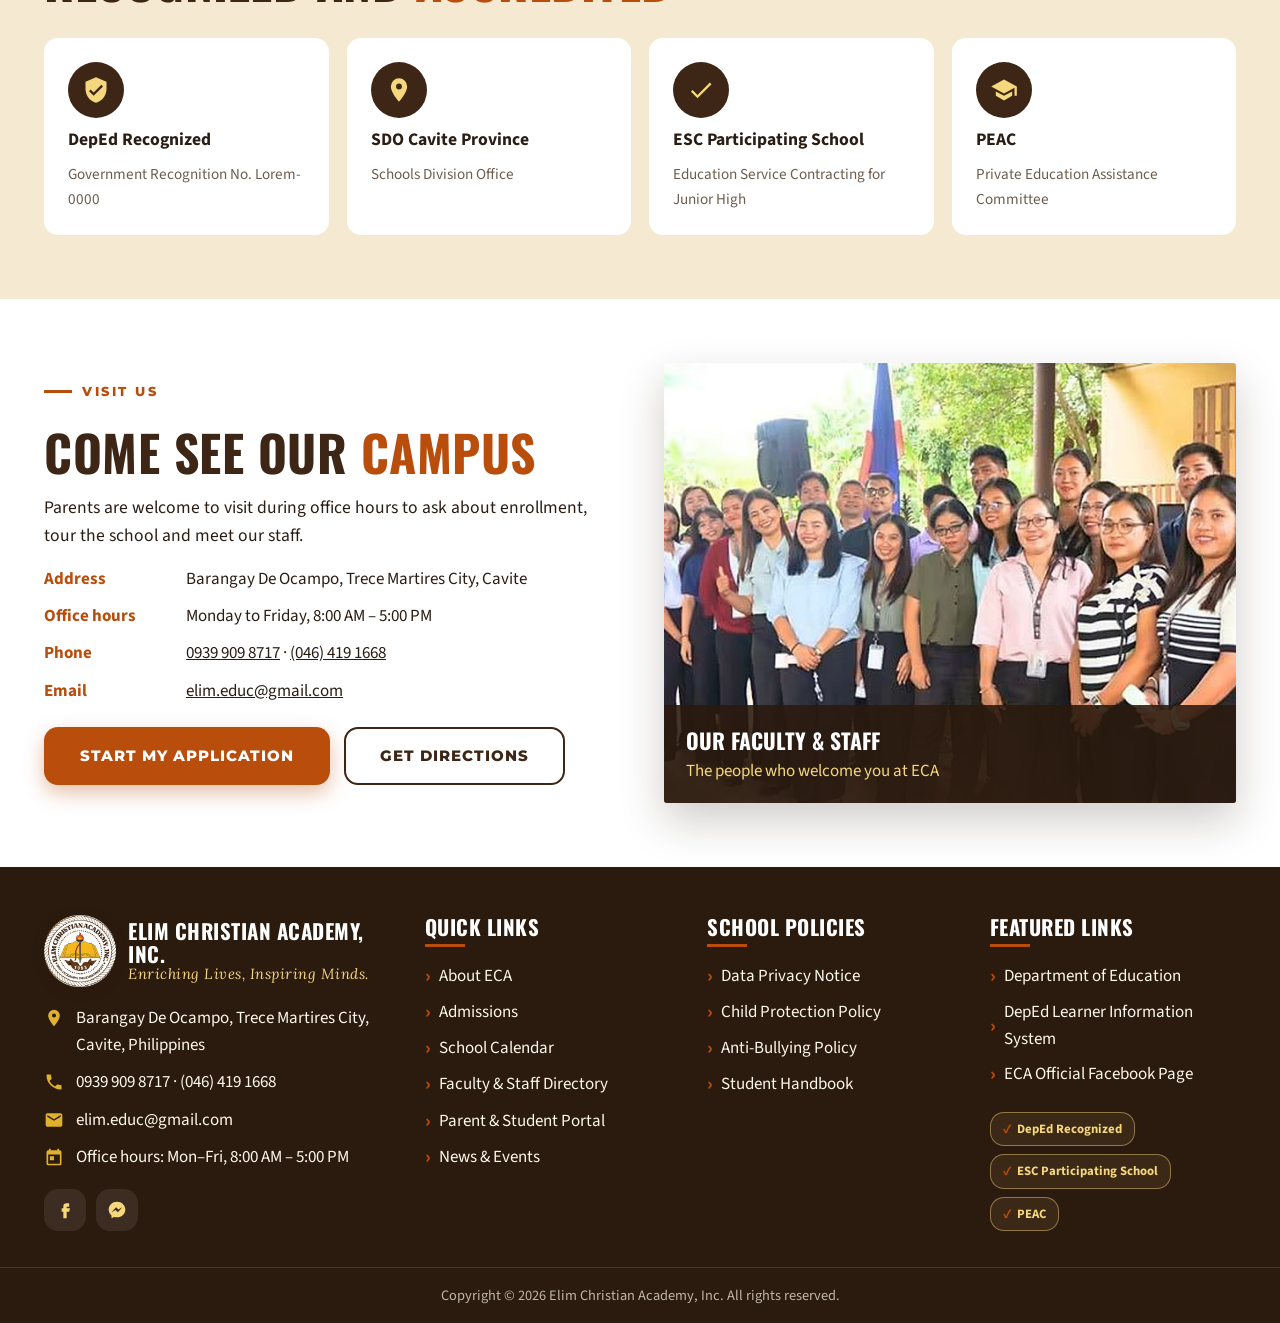
<file: about.html>
<!DOCTYPE html>
<html lang="en">
<head>
  <meta charset="UTF-8">
  <meta name="viewport" content="width=device-width, initial-scale=1.0">
    <title>About ECA | Elim Christian Academy, Inc.</title>
  <meta name="description" content="Learn about Elim Christian Academy, a Christ-centered school in Trece Martires City, Cavite, serving families from Early Childhood to Senior High since 1993.">
  <meta name="theme-color" content="#3d2616">
  <link rel="icon" type="image/png" href="assets/images/favicon.png">

  <link rel="preconnect" href="https://fonts.googleapis.com">
  <link rel="preconnect" href="https://fonts.gstatic.com" crossorigin>
  <link href="https://fonts.googleapis.com/css2?family=Oswald:wght@500;600;700&family=Montserrat:wght@600;700;800&family=Source+Sans+3:wght@400;600;700&family=Lora:ital@1&display=swap" rel="stylesheet">
  <link rel="stylesheet" href="css/style.css">
  <script>
    try {
      var ecaText = localStorage.getItem("ecaTextSize");
      if (ecaText) document.documentElement.setAttribute("data-text", ecaText);
      if (localStorage.getItem("ecaContrast") === "high") document.documentElement.classList.add("high-contrast");
    } catch (e) {}
  </script>
</head>
<body>
  <!-- Reusable icons. Use with: <svg><use href="#i-name"></use></svg> -->
  <svg class="sprite" aria-hidden="true" xmlns="http://www.w3.org/2000/svg">
    <symbol id="i-phone" viewBox="0 0 24 24"><path d="M6.6 10.8a15.1 15.1 0 0 0 6.6 6.6l2.2-2.2a1 1 0 0 1 1-.25 11.4 11.4 0 0 0 3.6.57 1 1 0 0 1 1 1V20a1 1 0 0 1-1 1A17 17 0 0 1 3 4a1 1 0 0 1 1-1h3.5a1 1 0 0 1 1 1c0 1.25.2 2.45.57 3.57a1 1 0 0 1-.25 1z"/></symbol>
    <symbol id="i-mail" viewBox="0 0 24 24"><path d="M20 4H4a2 2 0 0 0-2 2v12a2 2 0 0 0 2 2h16a2 2 0 0 0 2-2V6a2 2 0 0 0-2-2zm0 4-8 5-8-5V6l8 5 8-5z"/></symbol>
    <symbol id="i-pin" viewBox="0 0 24 24"><path d="M12 2a7 7 0 0 0-7 7c0 5.3 7 13 7 13s7-7.7 7-13a7 7 0 0 0-7-7zm0 9.5A2.5 2.5 0 1 1 12 6.5a2.5 2.5 0 0 1 0 5z"/></symbol>
    <symbol id="i-fb" viewBox="0 0 24 24"><path d="M14 8h3V4h-3a4 4 0 0 0-4 4v2H8v4h2v8h4v-8h3l1-4h-4V8z"/></symbol>
    <symbol id="i-messenger" viewBox="0 0 24 24"><path d="M12 2C6.4 2 2 6.1 2 11.5c0 2.9 1.3 5.4 3.4 7.1V22l3.1-1.7c1.1.3 2.3.5 3.5.5 5.6 0 10-4.1 10-9.4S17.6 2 12 2zm1 12.6-2.6-2.7-5 2.7 5.5-5.8 2.6 2.7 4.9-2.7z"/></symbol>
    <symbol id="i-ig" viewBox="0 0 24 24"><path d="M7 2h10a5 5 0 0 1 5 5v10a5 5 0 0 1-5 5H7a5 5 0 0 1-5-5V7a5 5 0 0 1 5-5zm0 2a3 3 0 0 0-3 3v10a3 3 0 0 0 3 3h10a3 3 0 0 0 3-3V7a3 3 0 0 0-3-3zm5 3.5a4.5 4.5 0 1 1 0 9 4.5 4.5 0 0 1 0-9zm0 2a2.5 2.5 0 1 0 0 5 2.5 2.5 0 0 0 0-5zM17.5 6a1 1 0 1 1 0 2 1 1 0 0 1 0-2z"/></symbol>
    <symbol id="i-left" viewBox="0 0 24 24"><path d="M15.4 7.4 14 6l-6 6 6 6 1.4-1.4L10.8 12z"/></symbol>
    <symbol id="i-right" viewBox="0 0 24 24"><path d="M8.6 16.6 10 18l6-6-6-6-1.4 1.4 4.6 4.6z"/></symbol>
    <symbol id="i-up" viewBox="0 0 24 24"><path d="M7.4 15.4 6 14l6-6 6 6-1.4 1.4-4.6-4.6z"/></symbol>
    <symbol id="i-chat" viewBox="0 0 24 24"><path d="M4 4h16a2 2 0 0 1 2 2v10a2 2 0 0 1-2 2H8l-4 4V6a2 2 0 0 1 2-2z"/></symbol>
    <symbol id="i-close" viewBox="0 0 24 24"><path d="M19 6.4 17.6 5 12 10.6 6.4 5 5 6.4 10.6 12 5 17.6 6.4 19 12 13.4 17.6 19 19 17.6 13.4 12z"/></symbol>
    <symbol id="i-send" viewBox="0 0 24 24"><path d="M2 21 23 12 2 3v7l15 2-15 2z"/></symbol>
    <symbol id="i-megaphone" viewBox="0 0 24 24"><path d="M3 10v4a1 1 0 0 0 1 1h2l4 5h2l-2-5h2l7 4V5l-7 4H4a1 1 0 0 0-1 1zm18 0v4a2 2 0 0 0 0-4z"/></symbol>
    <symbol id="i-cap" viewBox="0 0 24 24"><path d="M12 3 1 9l11 6 9-4.9V17h2V9zM5 13.2V17l7 4 7-4v-3.8L12 17z"/></symbol>
    <symbol id="i-book" viewBox="0 0 24 24"><path d="M18 2H6a2 2 0 0 0-2 2v16a2 2 0 0 0 2 2h12a2 2 0 0 0 2-2V4a2 2 0 0 0-2-2zm-5 4h2v3h3v2h-3v6h-2v-6h-3V9h3z"/></symbol>
    <symbol id="i-users" viewBox="0 0 24 24"><path d="M16 11a3 3 0 1 0-3-3 3 3 0 0 0 3 3zm-8 0a3 3 0 1 0-3-3 3 3 0 0 0 3 3zm0 2c-2.3 0-7 1.2-7 3.5V19h14v-2.5C15 14.2 10.3 13 8 13zm8 0h-1a4.8 4.8 0 0 1 2 3.5V19h6v-2.5c0-2.3-4.7-3.5-7-3.5z"/></symbol>
    <symbol id="i-shield" viewBox="0 0 24 24"><path d="M12 1 3 5v6c0 5.6 3.8 10.7 9 12 5.2-1.3 9-6.4 9-12V5zm-2 16-4-4 1.4-1.4 2.6 2.6 6.6-6.6L18 9z"/></symbol>
    <symbol id="i-trophy" viewBox="0 0 24 24"><path d="M19 5h-2V3H7v2H5a2 2 0 0 0-2 2v1a4 4 0 0 0 3.6 4A5 5 0 0 0 11 15.9V19H7v2h10v-2h-4v-3.1a5 5 0 0 0 4.4-3.9A4 4 0 0 0 21 8V7a2 2 0 0 0-2-2zM5 8V7h2v3a2 2 0 0 1-2-2zm14 0a2 2 0 0 1-2 2V7h2z"/></symbol>
    <symbol id="i-camera" viewBox="0 0 24 24"><path d="M9 3 7.2 5H4a2 2 0 0 0-2 2v12a2 2 0 0 0 2 2h16a2 2 0 0 0 2-2V7a2 2 0 0 0-2-2h-3.2L15 3zm3 15a5 5 0 1 1 5-5 5 5 0 0 1-5 5zm0-2a3 3 0 1 0-3-3 3 3 0 0 0 3 3z"/></symbol>
    <symbol id="i-calendar" viewBox="0 0 24 24"><path d="M19 4h-1V2h-2v2H8V2H6v2H5a2 2 0 0 0-2 2v14a2 2 0 0 0 2 2h14a2 2 0 0 0 2-2V6a2 2 0 0 0-2-2zm0 16H5V9h14zM7 11h5v5H7z"/></symbol>
    <symbol id="i-check" viewBox="0 0 24 24"><path d="M9 16.2 4.8 12l-1.4 1.4L9 19 21 7l-1.4-1.4z"/></symbol>
    <symbol id="i-lock" viewBox="0 0 24 24"><path d="M18 8h-1V6a5 5 0 0 0-10 0v2H6a2 2 0 0 0-2 2v10a2 2 0 0 0 2 2h12a2 2 0 0 0 2-2V10a2 2 0 0 0-2-2zm-6 9a2 2 0 1 1 2-2 2 2 0 0 1-2 2zm3.1-9H8.9V6a3.1 3.1 0 0 1 6.2 0z"/></symbol>
    <symbol id="i-contrast" viewBox="0 0 24 24"><path d="M12 2a10 10 0 1 0 0 20 10 10 0 0 0 0-20zm0 18V4a8 8 0 0 1 0 16z"/></symbol>
    <symbol id="i-directory" viewBox="0 0 24 24"><path d="M19 2H6a2 2 0 0 0-2 2v2H2v2h2v3H2v2h2v3H2v2h2v2a2 2 0 0 0 2 2h13a2 2 0 0 0 2-2V4a2 2 0 0 0-2-2zm-6.5 4a2.5 2.5 0 1 1 0 5 2.5 2.5 0 0 1 0-5zM17 17H8v-1c0-1.7 3-2.5 4.5-2.5S17 14.3 17 16z"/></symbol>
    <symbol id="i-doc" viewBox="0 0 24 24"><path d="M14 2H6a2 2 0 0 0-2 2v16a2 2 0 0 0 2 2h12a2 2 0 0 0 2-2V8zm2 16H8v-2h8zm0-4H8v-2h8zm-3-5V3.5L18.5 9z"/></symbol>
    <symbol id="i-play" viewBox="0 0 24 24"><path d="M8 5v14l11-7z"/></symbol>
  </svg>

  <a class="skip-link" href="#main">Skip to main content</a>

  <!-- ============ ANNOUNCEMENT TICKER ============ -->
  <div class="ticker" aria-label="Announcements" hidden>
    <span class="ticker__label">
      <svg aria-hidden="true"><use href="#i-megaphone"></use></svg>
      Announcements
    </span>
    <div class="ticker__viewport">
      <!-- The list is duplicated by main.js so the scroll loops without a gap -->
      <ul class="ticker__track" id="tickerTrack">
        <!-- Rendered by js/main.js from the data store (edit in Admin > Announcements) -->
      </ul>
    </div>
  </div>

  <!-- ============ TOP BAR ============ -->
  <div class="topbar">
    <div class="container topbar__inner">
      <div class="a11y" role="group" aria-label="Accessibility options">
        <span class="a11y__label">Text size</span>
        <button type="button" class="a11y__btn" data-text-size="sm" aria-label="Smaller text">A&minus;</button>
        <button type="button" class="a11y__btn" data-text-size="md" aria-label="Default text size">A</button>
        <button type="button" class="a11y__btn" data-text-size="lg" aria-label="Larger text">A+</button>
        <button type="button" class="a11y__btn a11y__btn--contrast" id="contrastToggle" aria-pressed="false">
          <svg aria-hidden="true"><use href="#i-contrast"></use></svg><span>High contrast</span>
        </button>
      </div>
      <ul class="topbar__contacts">
        <li><a href="tel:+639399098717"><svg aria-hidden="true"><use href="#i-phone"></use></svg>0939 909 8717</a></li>
        <li class="topbar__email"><a href="mailto:elim.educ@gmail.com"><svg aria-hidden="true"><use href="#i-mail"></use></svg>elim.educ@gmail.com</a></li>
        <li><a href="admin/login.html" class="topbar__portal"><svg aria-hidden="true"><use href="#i-lock"></use></svg>Portal<span class="topbar__portal-long">&nbsp;Login</span></a></li>
        <li class="topbar__social">
          <a href="https://www.facebook.com/ElimChristianAcademy" target="_blank" rel="noopener" aria-label="Facebook"><svg aria-hidden="true"><use href="#i-fb"></use></svg></a>
        </li>
      </ul>
    </div>
  </div>

  <!-- ============ HEADER / NAV ============ -->
  <header class="site-header" id="siteHeader">
    <div class="container site-header__inner">
      <a href="index.html" class="brand" aria-label="Elim Christian Academy home">
        <img src="assets/images/logo.png" alt="" class="brand__logo" width="60" height="60">
        <span class="brand__text">
          <strong>Elim Christian Academy</strong>
          <small>Trece Martires City &middot; Est. 1993</small>
        </span>
      </a>

      <button class="nav-toggle" aria-expanded="false" aria-controls="primary-nav">
        <span class="sr-only">Open menu</span>
        <span class="nav-toggle__bar"></span>
      </button>

      <nav class="primary-nav" id="primary-nav" aria-label="Main">
        <ul>
          <li><a href="about.html" aria-current="page">About</a></li>
          <li><a href="index.html#programs">Academics</a></li>
          <li><a href="index.html#apply">Admissions</a></li>
          <li><a href="index.html#news">News &amp; Events</a></li>
          <li><a href="index.html#calendar">Calendar</a></li>
          <li><a href="index.html#contact">Contact</a></li>
        </ul>
        <a href="index.html#apply" class="btn btn--accent btn--sm btn--pulse">Enroll Now</a>
      </nav>
    </div>
  </header>

  <main id="main" class="about-page">
    <!-- ============ PAGE HEADER ============ -->
    <section class="page-hero page-hero--split">
      <div class="page-hero__grid">
        <div class="page-hero__text">
          <nav class="page-hero__crumbs" aria-label="Breadcrumb">
            <a href="index.html">Home</a> <span aria-hidden="true">&rsaquo;</span> <span aria-current="page">About ECA</span>
          </nav>
          <h1 class="page-hero__title">About <span>Elim Christian</span> Academy</h1>
          <p class="page-hero__lead">A Christ-centered school in Barangay De Ocampo, Trece Martires City, serving families from Early Childhood to Senior High since 1993.</p>
          <p class="page-hero__tagline">&ldquo;Enriching Lives, Inspiring Minds.&rdquo;</p>
        </div>
        <div class="page-hero__media">
          <img src="assets/images/hero-campus.jpg" alt="Students during the Monday flag ceremony" width="1440" height="810">
          <div class="since-badge" aria-hidden="true">
            <span>Since</span>
            <strong>1993</strong>
            <small>33 years</small>
          </div>
        </div>
      </div>
    </section>

    <!-- ============ ON THIS PAGE ============ -->
    <nav class="page-nav" aria-label="On this page">
      <div class="container page-nav__inner">
        <span class="page-nav__label">On this page:</span>
        <a href="#story">Our Story</a>
        <a href="#mission">Mission &amp; Vision</a>
        <a href="#leaders">Our Leaders</a>
        <a href="#recognition">Recognition</a>
        <a href="#visit">Visit Us</a>
      </div>
    </nav>

    <!-- ============ AT A GLANCE ============ -->
    <section class="glance" aria-label="ECA at a glance">
      <div class="container glance__grid">
        <div class="glance__item reveal">
          <strong>1993</strong>
          <span>Year founded</span>
          <small>33rd founding anniversary in 2026</small>
        </div>
        <div class="glance__item reveal">
          <strong>4</strong>
          <span>Program levels</span>
          <small>Early Childhood to Senior High</small>
        </div>
        <div class="glance__item reveal">
          <strong>K to 12</strong>
          <span>DepEd curriculum</span>
          <small>With Bible and values education</small>
        </div>
        <div class="glance__item reveal">
          <strong>ESC</strong>
          <span>Participating school</span>
          <small>Education Service Contracting</small>
        </div>
      </div>
    </section>

    <!-- ============ OUR STORY ============ -->
    <section class="section story" id="story">
      <div class="container story__grid">
        <div class="story__text reveal">
          <p class="kicker">Our story</p>
          <h2 class="section-title">Three decades of <span>Christian education</span></h2>
          <p>Elim Christian Academy opened its doors in 1993 to give families in Trece Martires a school where learning and faith grow together. Today it serves learners from Early Childhood Education through Senior High School.</p>
          <!-- TODO: replace with the school's history (founders, how ECA grew) -->
          <p>Lorem ipsum dolor sit amet, consectetur adipiscing elit. Sed do eiusmod tempor incididunt ut labore et dolore magna aliqua. Ut enim ad minim veniam, quis nostrud exercitation ullamco laboris nisi ut aliquip ex ea commodo consequat.</p>

          <!-- TODO: replace the middle milestones with real years and events -->
          <ol class="timeline">
            <li class="timeline__item timeline__item--key">
              <strong>1993</strong>
              <span>Elim Christian Academy is founded</span>
            </li>
            <li class="timeline__item">
              <strong>2005</strong>
              <span>Lorem ipsum dolor sit amet, consectetur adipiscing</span>
            </li>
            <li class="timeline__item">
              <strong>2016</strong>
              <span>Lorem ipsum dolor sit amet, sed do eiusmod tempor</span>
            </li>
            <li class="timeline__item timeline__item--key">
              <strong>2026</strong>
              <span>33rd Founding Anniversary</span>
            </li>
          </ol>
        </div>

        <div class="story__media reveal">
          <img class="story__photo story__photo--main" src="assets/images/about-2.jpg" alt="ECA students in uniform" width="600" height="600" loading="lazy">
          <img class="story__photo story__photo--small" src="assets/images/apply-banner.jpg" alt="Students gathered for a school assembly" width="1440" height="630" loading="lazy">
          <blockquote class="story__quote">
            <p>&ldquo;Train up a child in the way he should go.&rdquo;</p>
            <cite>Proverbs 22:6</cite>
          </blockquote>
        </div>
      </div>
    </section>

    <!-- ============ MISSION, VISION, VALUES ============ -->
    <section class="section values" id="mission">
      <div class="container">
        <div class="section-head section-head--center reveal">
          <div>
            <p class="kicker kicker--light">What guides us</p>
            <h2 class="section-title section-title--light">Mission &amp; <span>Vision</span></h2>
          </div>
        </div>

        <div class="mv__grid">
          <article class="mv__card reveal">
            <h3><svg aria-hidden="true"><use href="#i-check"></use></svg>Our Mission</h3>
            <!-- TODO: replace with the official mission statement, word for word -->
            <p>Lorem ipsum dolor sit amet, consectetur adipiscing elit. Integer nec odio praesent libero, sed cursus ante dapibus diam. Sed nisi nulla quis sem at nibh elementum imperdiet, duis sagittis ipsum.</p>
          </article>
          <article class="mv__card reveal">
            <h3><svg aria-hidden="true"><use href="#i-check"></use></svg>Our Vision</h3>
            <!-- TODO: replace with the official vision statement, word for word -->
            <p>Lorem ipsum dolor sit amet, consectetur adipiscing elit. Praesent mauris fusce nec tellus sed augue semper porta. Mauris massa vestibulum lacinia arcu eget nulla.</p>
          </article>
        </div>

        <h3 class="values__title">Core values</h3>
        <div class="values__grid">
          <div class="value reveal">
            <svg aria-hidden="true"><use href="#i-book"></use></svg>
            <strong>Christ-Centered Learning</strong>
            <span>Bible and values education are part of every school day.</span>
          </div>
          <div class="value reveal">
            <svg aria-hidden="true"><use href="#i-users"></use></svg>
            <strong>Dedicated Teachers</strong>
            <span>Teachers who guide students in and out of the classroom.</span>
          </div>
          <div class="value reveal">
            <svg aria-hidden="true"><use href="#i-shield"></use></svg>
            <strong>Safe Campus</strong>
            <span>An orderly, respectful place where students can focus on learning.</span>
          </div>
          <div class="value reveal">
            <svg aria-hidden="true"><use href="#i-trophy"></use></svg>
            <strong>Well-Rounded Growth</strong>
            <span>Sports, arts, and school events that build confidence.</span>
          </div>
        </div>
      </div>
    </section>

    <!-- ============ LEADERSHIP ============ -->
    <section class="section leader" id="leaders">
      <div class="container leader__grid">
        <!-- TODO: replace with a portrait photo of the School Director:
             <img class="leader__photo reveal" src="assets/images/director.jpg" alt="[Name], School Director"> -->
        <div class="leader__photo leader__photo--empty reveal" role="img" aria-label="Photo of the School Director coming soon">
          <svg aria-hidden="true"><use href="#i-users"></use></svg>
          <span>Photo coming soon</span>
        </div>

        <div class="leader__text reveal">
          <p class="kicker">Our leaders</p>
          <h2 class="section-title">A message from our <span>School Director</span></h2>
          <!-- TODO: replace with the director's real welcome message, name and position -->
          <blockquote class="leader__message">
            <p>&ldquo;Lorem ipsum dolor sit amet, consectetur adipiscing elit. Sed do eiusmod tempor incididunt ut labore et dolore magna aliqua. Ut enim ad minim veniam, quis nostrud exercitation ullamco laboris. Duis aute irure dolor in reprehenderit in voluptate velit esse cillum dolore.&rdquo;</p>
          </blockquote>
          <p class="leader__name">
            <strong>Lorem Ipsum Dolor</strong>
            <span>School Director, Elim Christian Academy, Inc.</span>
          </p>
          <a href="faculty.html" class="btn btn--dark">Meet our Faculty &amp; Staff</a>
        </div>
      </div>
    </section>

    <!-- ============ RECOGNITION ============ -->
    <section class="section recognition" id="recognition">
      <div class="container">
        <div class="section-head reveal">
          <div>
            <p class="kicker">Recognition</p>
            <h2 class="section-title">Recognized and <span>accredited</span></h2>
          </div>
          <p class="recognition__note">Government recognition and program participation, as shown on the school's official materials.</p>
        </div>

        <div class="recognition__grid">
          <div class="badge-card reveal">
            <span class="badge-card__icon"><svg aria-hidden="true"><use href="#i-shield"></use></svg></span>
            <strong>DepEd Recognized</strong>
            <!-- TODO: replace with the real government recognition number -->
            <span>Government Recognition No. Lorem-0000</span>
          </div>
          <div class="badge-card reveal">
            <span class="badge-card__icon"><svg aria-hidden="true"><use href="#i-pin"></use></svg></span>
            <strong>SDO Cavite Province</strong>
            <span>Schools Division Office</span>
          </div>
          <div class="badge-card reveal">
            <span class="badge-card__icon"><svg aria-hidden="true"><use href="#i-check"></use></svg></span>
            <strong>ESC Participating School</strong>
            <span>Education Service Contracting for Junior High</span>
          </div>
          <div class="badge-card reveal">
            <span class="badge-card__icon"><svg aria-hidden="true"><use href="#i-cap"></use></svg></span>
            <strong>PEAC</strong>
            <span>Private Education Assistance Committee</span>
          </div>
        </div>
      </div>
    </section>

    <!-- ============ VISIT US ============ -->
    <section class="section visit" id="visit">
      <div class="container visit__grid">
        <div class="visit__text reveal">
          <p class="kicker">Visit us</p>
          <h2 class="section-title">Come see our <span>campus</span></h2>
          <p>Parents are welcome to visit during office hours to ask about enrollment, tour the school and meet our staff.</p>
          <dl class="visit__details">
            <div><dt>Address</dt><dd>Barangay De Ocampo, Trece Martires City, Cavite</dd></div>
            <div><dt>Office hours</dt><dd>Monday to Friday, 8:00 AM &ndash; 5:00 PM</dd></div>
            <div><dt>Phone</dt><dd><a href="tel:+639399098717">0939 909 8717</a> &middot; <a href="tel:+63464191668">(046) 419 1668</a></dd></div>
            <div><dt>Email</dt><dd><a href="mailto:elim.educ@gmail.com">elim.educ@gmail.com</a></dd></div>
          </dl>
          <div class="visit__actions">
            <a href="index.html#apply" class="btn btn--accent btn--lg">Start my application</a>
            <a href="index.html#contact" class="btn btn--outline-dark btn--lg">Get directions</a>
          </div>
        </div>
        <figure class="visit__photo reveal">
          <img src="assets/images/gallery/faculty.jpg" alt="ECA faculty and staff" width="1000" height="500" loading="lazy">
          <figcaption><strong>Our faculty &amp; staff</strong><span>The people who welcome you at ECA</span></figcaption>
        </figure>
      </div>
    </section>
  </main>

  <!-- ============ FOOTER ============ -->
  <footer class="site-footer">
    <div class="container site-footer__grid">
      <div class="footer-col footer-col--wide">
        <a href="index.html" class="brand brand--footer">
          <img src="assets/images/logo.png" alt="" class="brand__logo brand__logo--lg" width="72" height="72" loading="lazy">
          <span class="brand__text">
            <strong>Elim Christian Academy, Inc.</strong>
            <small>Enriching Lives, Inspiring Minds.</small>
          </span>
        </a>
        <address>
          <p class="footer-item"><svg aria-hidden="true"><use href="#i-pin"></use></svg>Barangay De Ocampo, Trece Martires City, Cavite, Philippines</p>
          <p class="footer-item"><svg aria-hidden="true"><use href="#i-phone"></use></svg><span><a href="tel:+639399098717">0939 909 8717</a> &middot; <a href="tel:+63464191668">(046) 419 1668</a></span></p>
          <p class="footer-item"><svg aria-hidden="true"><use href="#i-mail"></use></svg><a href="mailto:elim.educ@gmail.com">elim.educ@gmail.com</a></p>
          <p class="footer-item"><svg aria-hidden="true"><use href="#i-calendar"></use></svg>Office hours: Mon&ndash;Fri, 8:00 AM &ndash; 5:00 PM</p>
        </address>
        <div class="socials">
          <a href="https://www.facebook.com/ElimChristianAcademy" target="_blank" rel="noopener" aria-label="Facebook"><svg aria-hidden="true"><use href="#i-fb"></use></svg></a>
          <a href="https://m.me/ElimChristianAcademy" target="_blank" rel="noopener" aria-label="Messenger"><svg aria-hidden="true"><use href="#i-messenger"></use></svg></a>
        </div>
      </div>

      <div class="footer-col">
        <h2 class="footer-title">Quick Links</h2>
        <ul class="footer-links">
          <li><a href="about.html">About ECA</a></li>
          <li><a href="index.html#apply">Admissions</a></li>
          <li><a href="index.html#calendar">School Calendar</a></li>
          <li><a href="faculty.html">Faculty &amp; Staff Directory</a></li>
          <li><a href="portal.html">Parent &amp; Student Portal</a></li>
          <li><a href="index.html#news">News &amp; Events</a></li>
        </ul>
      </div>

      <div class="footer-col">
        <h2 class="footer-title">School Policies</h2>
        <ul class="footer-links">
          <li><a href="policies.html#privacy">Data Privacy Notice</a></li>
          <li><a href="policies.html#child-protection">Child Protection Policy</a></li>
          <li><a href="policies.html#anti-bullying">Anti-Bullying Policy</a></li>
          <li><a href="policies.html#handbook">Student Handbook</a></li>
        </ul>
      </div>

      <div class="footer-col">
        <h2 class="footer-title">Featured Links</h2>
        <ul class="footer-links">
          <li><a href="https://www.deped.gov.ph/" target="_blank" rel="noopener">Department of Education</a></li>
          <li><a href="https://lis.deped.gov.ph/" target="_blank" rel="noopener">DepEd Learner Information System</a></li>
          <li><a href="https://www.facebook.com/ElimChristianAcademy" target="_blank" rel="noopener">ECA Official Facebook Page</a></li>
        </ul>
        <!-- Recognitions shown on the school's enrollment poster. Replace with official badge images if the school provides them. -->
        <ul class="badges">
          <li>DepEd Recognized</li>
          <li>ESC Participating School</li>
          <li>PEAC</li>
        </ul>
      </div>
    </div>

    <div class="site-footer__bottom">
      <div class="container">
        <p>Copyright &copy; <span id="year">2026</span> Elim Christian Academy, Inc. All rights reserved.</p>
      </div>
    </div>
  </footer>

  <!-- ============ BACK TO TOP ============ -->
  <a href="#main" class="to-top" id="toTop" aria-label="Back to top"><svg aria-hidden="true"><use href="#i-up"></use></svg></a>

  <!-- ============ HELP DESK CHAT ============ -->
  <div class="chat" id="chat">
    <div class="chat__teaser" id="chatTeaser" hidden>
      <button type="button" class="chat__teaser-close" id="chatTeaserClose" aria-label="Hide message"><svg aria-hidden="true"><use href="#i-close"></use></svg></button>
      <p><strong>Hi! Questions about enrollment?</strong><br>Tap here for quick answers.</p>
    </div>

    <button type="button" class="chat__launcher" id="chatLauncher" aria-expanded="false" aria-controls="chatPanel" aria-label="Questions? Open the help desk">
      <svg class="chat-icon icon-open" viewBox="0 0 24 24" aria-hidden="true"><path d="M4 5h16v11H9l-5 4z"/><path d="M10 8.6a2 2 0 1 1 2.6 1.9c-.4.2-.6.5-.6.9v.4"/><path d="M12 13.6h.01"/></svg>
      <svg class="icon-close" aria-hidden="true"><use href="#i-close"></use></svg>
      <span class="chat__launcher-label" id="chatLauncherLabel">Questions?</span>
    </button>

    <section class="chat__panel" id="chatPanel" aria-label="ECA Help Desk" hidden>
      <header class="chat__header">
        <span class="chat__logo-wrap"><img src="assets/images/logo.png" alt="" class="chat__logo" width="38" height="38" loading="lazy"></span>
        <div class="chat__title">
          <h2>ECA Help Desk</h2>
          <p>Quick answers to common questions</p>
        </div>
        <button type="button" class="chat__close" id="chatClose" aria-label="Close help desk"><svg aria-hidden="true"><use href="#i-close"></use></svg></button>
      </header>

      <div class="chat__body" id="chatBody" aria-live="polite"></div>

      <form class="chat__form" id="chatForm" autocomplete="off">
        <div class="chat__form-row">
          <label for="chatInput" class="sr-only">Type your question</label>
          <input id="chatInput" type="text" maxlength="200" placeholder="Type your question…">
          <button type="submit" aria-label="Send"><svg class="chat-icon" viewBox="0 0 24 24" aria-hidden="true"><path d="M5 12h14M13 6l6 6-6 6"/></svg></button>
        </div>
        <p class="chat__note">Automated answers. For anything else, please contact the office.</p>
      </form>
    </section>
  </div>

  <script src="admin/js/store.js"></script>
  <script src="js/main.js"></script>
  <script src="js/chatbot.js"></script>
</body>
</html>
</file>
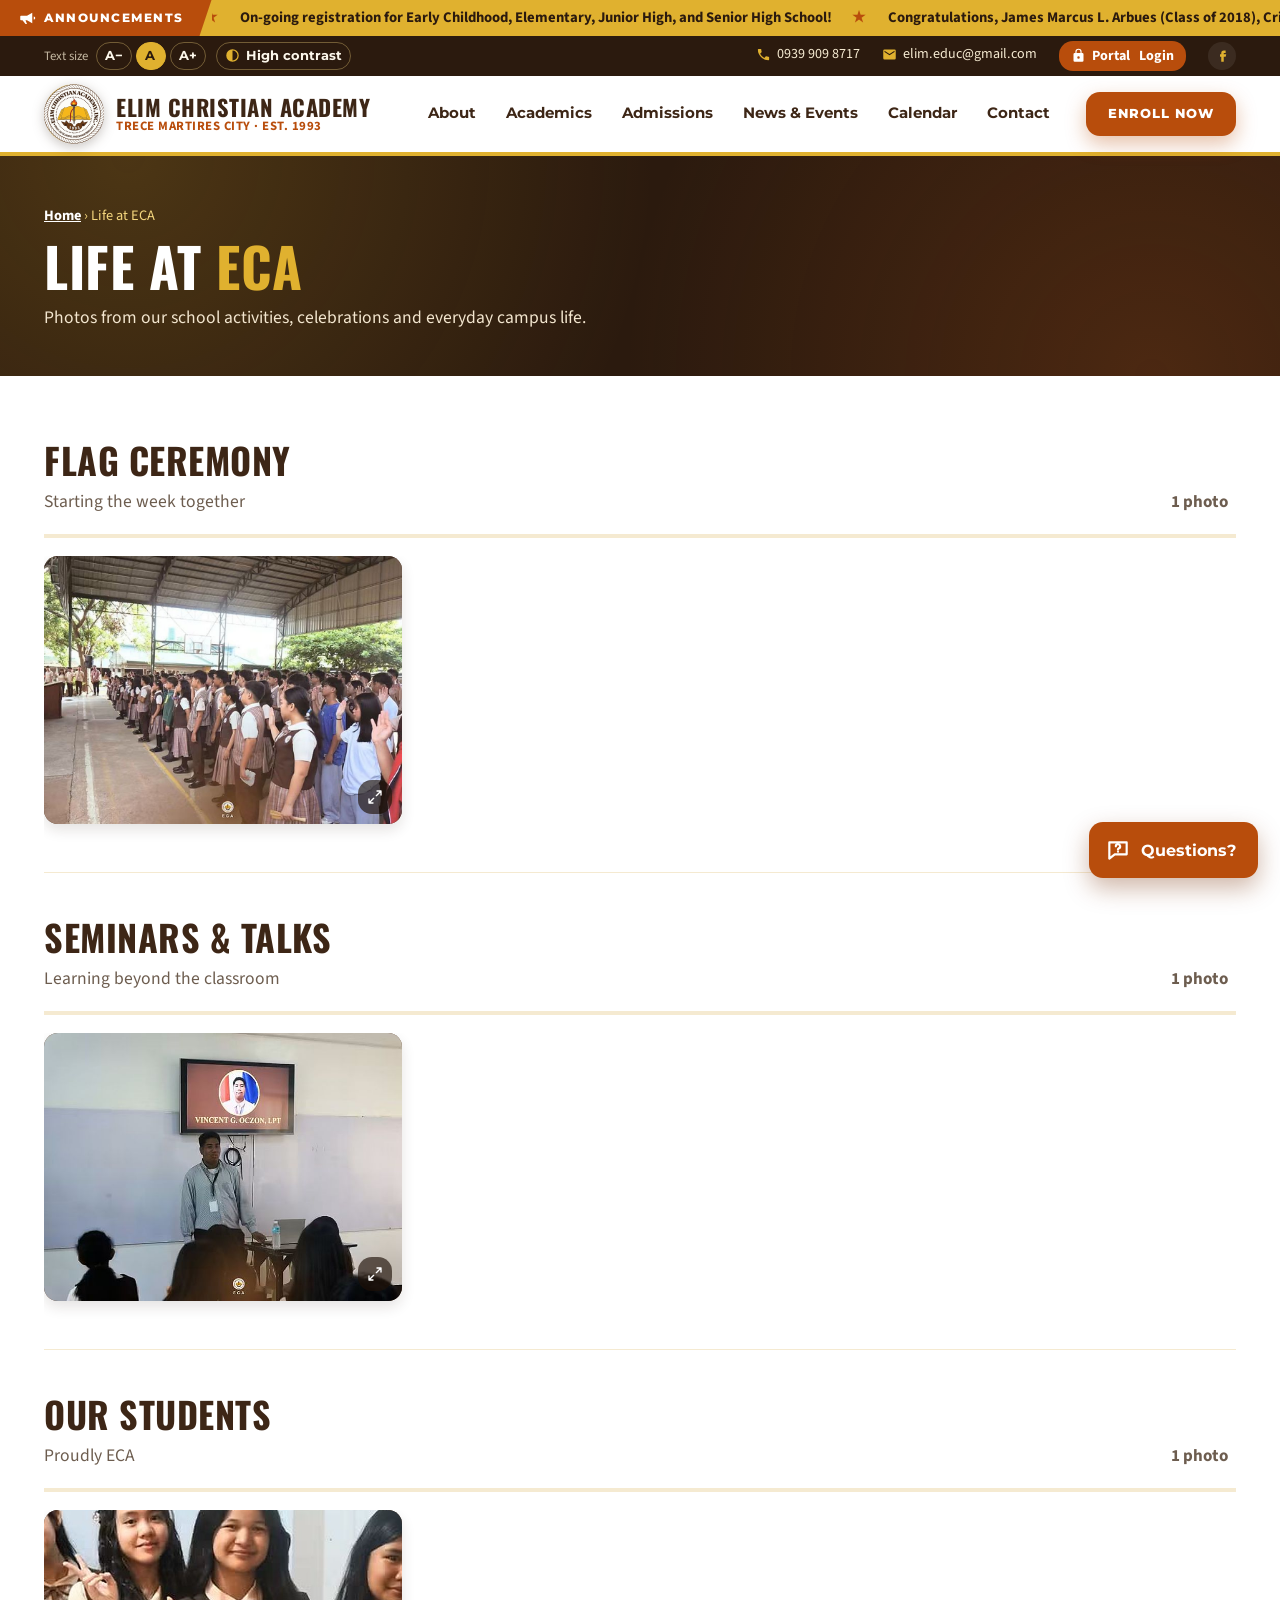
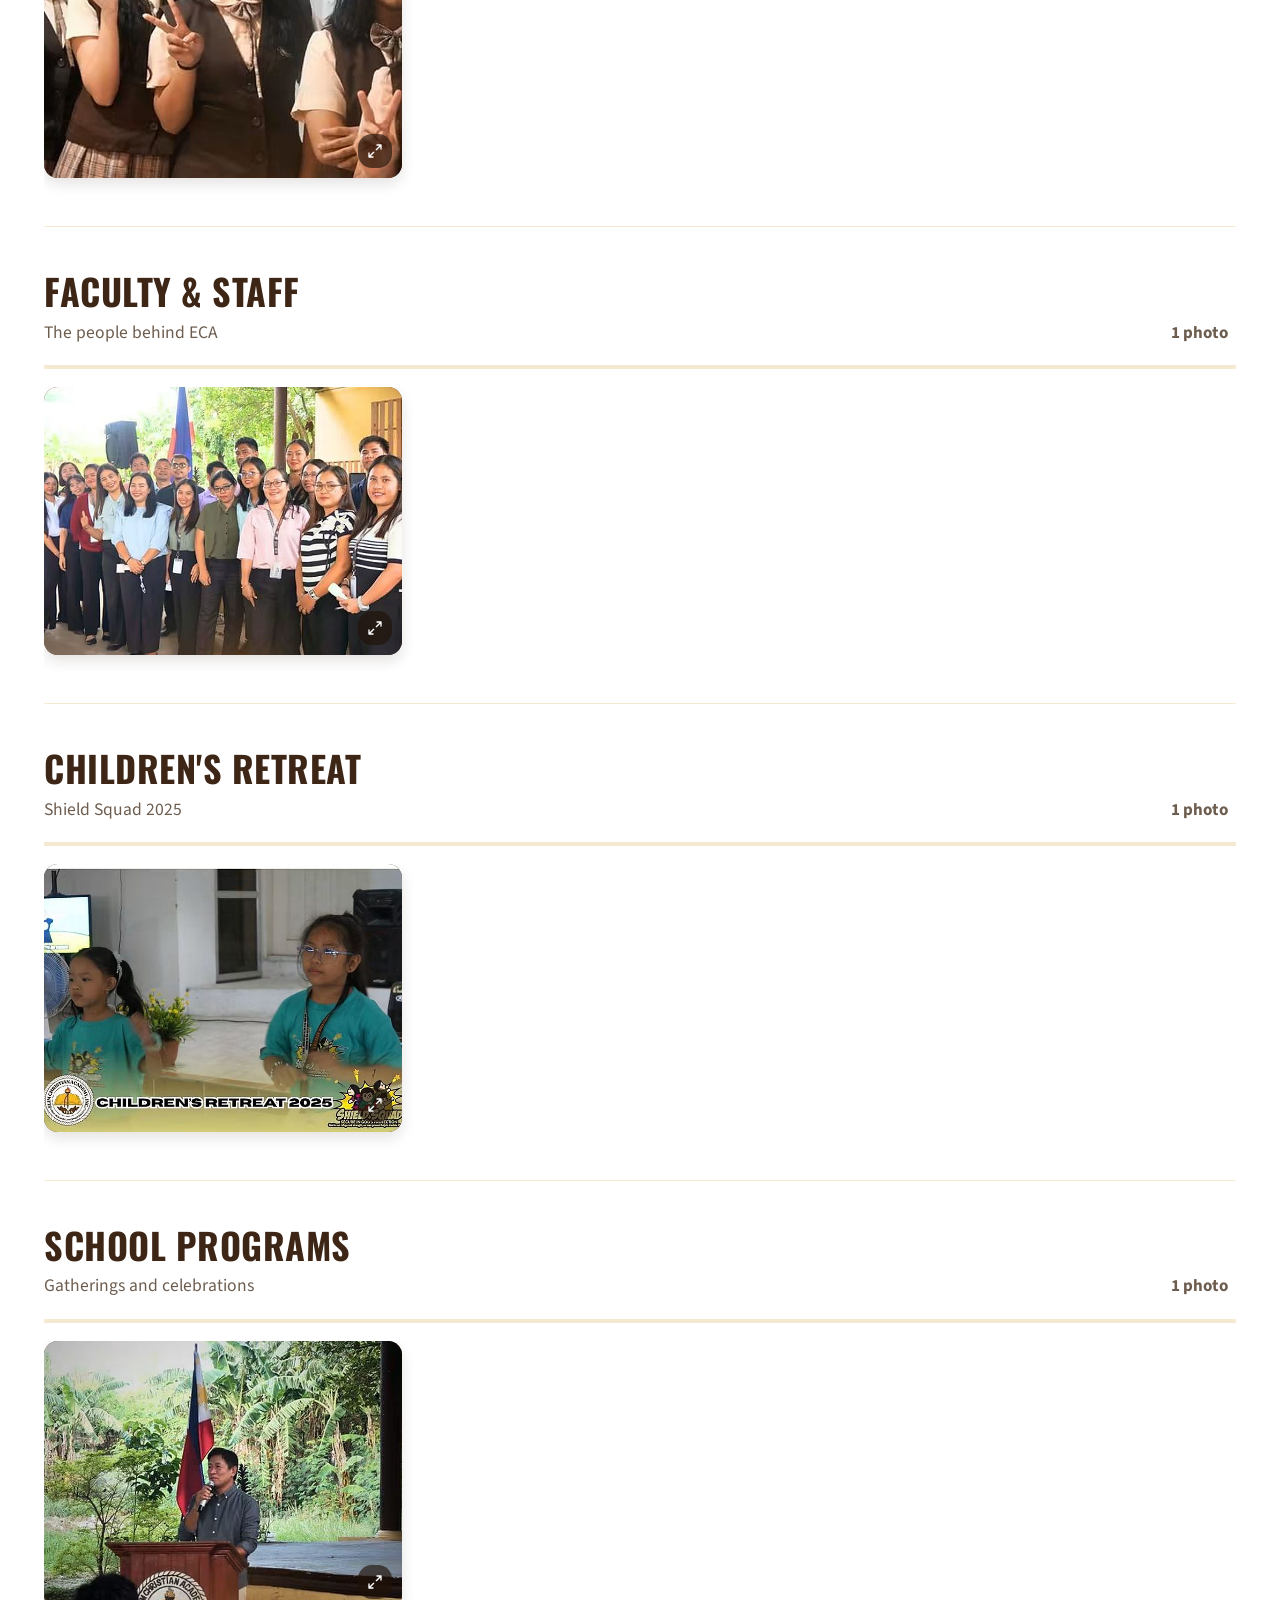
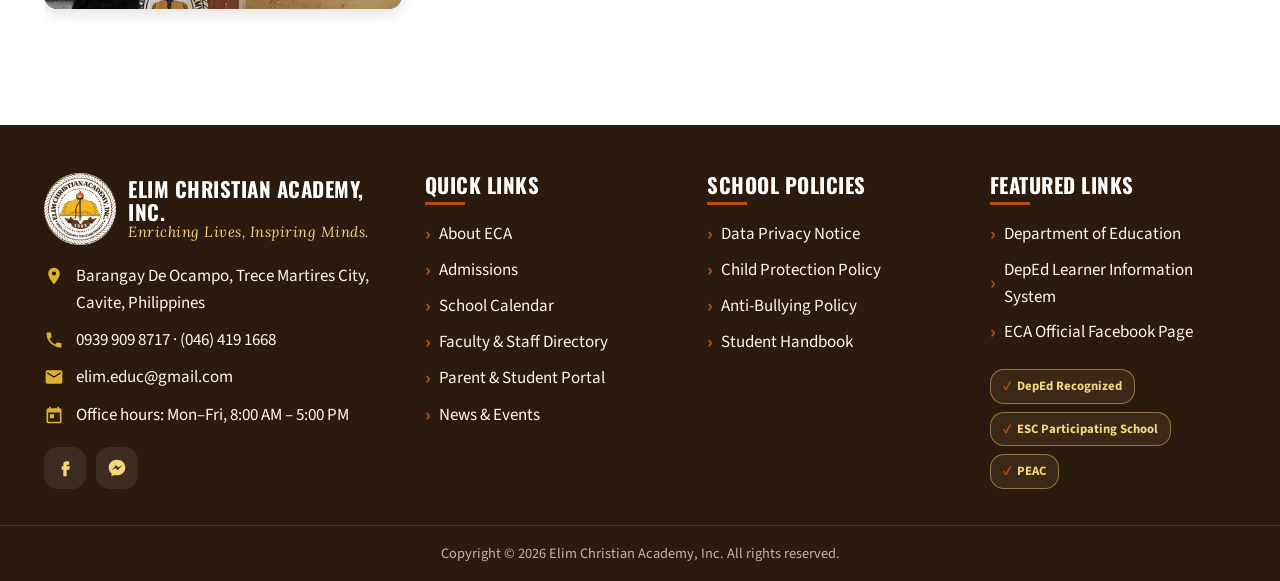
<file: life.html>
<!DOCTYPE html>
<html lang="en">
<head>
  <meta charset="UTF-8">
  <meta name="viewport" content="width=device-width, initial-scale=1.0">
  <title>Life at ECA | Elim Christian Academy, Inc.</title>
  <meta name="description" content="Elim Christian Academy, Inc. is a private Christian school in Barangay De Ocampo, Trece Martires City, Cavite. Serving families since 1993.">
  <meta name="theme-color" content="#3d2616">
  <link rel="icon" type="image/png" href="assets/images/favicon.png">

  <link rel="preconnect" href="https://fonts.googleapis.com">
  <link rel="preconnect" href="https://fonts.gstatic.com" crossorigin>
  <link href="https://fonts.googleapis.com/css2?family=Oswald:wght@500;600;700&family=Montserrat:wght@600;700;800&family=Source+Sans+3:wght@400;600;700&family=Lora:ital@1&display=swap" rel="stylesheet">
  <link rel="stylesheet" href="css/style.css">
  <script>
    try {
      var ecaText = localStorage.getItem("ecaTextSize");
      if (ecaText) document.documentElement.setAttribute("data-text", ecaText);
      if (localStorage.getItem("ecaContrast") === "high") document.documentElement.classList.add("high-contrast");
    } catch (e) {}
  </script>
</head>
<body>
  <!-- Reusable icons. Use with: <svg><use href="#i-name"></use></svg> -->
  <svg class="sprite" aria-hidden="true" xmlns="http://www.w3.org/2000/svg">
    <symbol id="i-phone" viewBox="0 0 24 24"><path d="M6.6 10.8a15.1 15.1 0 0 0 6.6 6.6l2.2-2.2a1 1 0 0 1 1-.25 11.4 11.4 0 0 0 3.6.57 1 1 0 0 1 1 1V20a1 1 0 0 1-1 1A17 17 0 0 1 3 4a1 1 0 0 1 1-1h3.5a1 1 0 0 1 1 1c0 1.25.2 2.45.57 3.57a1 1 0 0 1-.25 1z"/></symbol>
    <symbol id="i-mail" viewBox="0 0 24 24"><path d="M20 4H4a2 2 0 0 0-2 2v12a2 2 0 0 0 2 2h16a2 2 0 0 0 2-2V6a2 2 0 0 0-2-2zm0 4-8 5-8-5V6l8 5 8-5z"/></symbol>
    <symbol id="i-pin" viewBox="0 0 24 24"><path d="M12 2a7 7 0 0 0-7 7c0 5.3 7 13 7 13s7-7.7 7-13a7 7 0 0 0-7-7zm0 9.5A2.5 2.5 0 1 1 12 6.5a2.5 2.5 0 0 1 0 5z"/></symbol>
    <symbol id="i-fb" viewBox="0 0 24 24"><path d="M14 8h3V4h-3a4 4 0 0 0-4 4v2H8v4h2v8h4v-8h3l1-4h-4V8z"/></symbol>
    <symbol id="i-messenger" viewBox="0 0 24 24"><path d="M12 2C6.4 2 2 6.1 2 11.5c0 2.9 1.3 5.4 3.4 7.1V22l3.1-1.7c1.1.3 2.3.5 3.5.5 5.6 0 10-4.1 10-9.4S17.6 2 12 2zm1 12.6-2.6-2.7-5 2.7 5.5-5.8 2.6 2.7 4.9-2.7z"/></symbol>
    <symbol id="i-ig" viewBox="0 0 24 24"><path d="M7 2h10a5 5 0 0 1 5 5v10a5 5 0 0 1-5 5H7a5 5 0 0 1-5-5V7a5 5 0 0 1 5-5zm0 2a3 3 0 0 0-3 3v10a3 3 0 0 0 3 3h10a3 3 0 0 0 3-3V7a3 3 0 0 0-3-3zm5 3.5a4.5 4.5 0 1 1 0 9 4.5 4.5 0 0 1 0-9zm0 2a2.5 2.5 0 1 0 0 5 2.5 2.5 0 0 0 0-5zM17.5 6a1 1 0 1 1 0 2 1 1 0 0 1 0-2z"/></symbol>
    <symbol id="i-left" viewBox="0 0 24 24"><path d="M15.4 7.4 14 6l-6 6 6 6 1.4-1.4L10.8 12z"/></symbol>
    <symbol id="i-right" viewBox="0 0 24 24"><path d="M8.6 16.6 10 18l6-6-6-6-1.4 1.4 4.6 4.6z"/></symbol>
    <symbol id="i-up" viewBox="0 0 24 24"><path d="M7.4 15.4 6 14l6-6 6 6-1.4 1.4-4.6-4.6z"/></symbol>
    <symbol id="i-chat" viewBox="0 0 24 24"><path d="M4 4h16a2 2 0 0 1 2 2v10a2 2 0 0 1-2 2H8l-4 4V6a2 2 0 0 1 2-2z"/></symbol>
    <symbol id="i-close" viewBox="0 0 24 24"><path d="M19 6.4 17.6 5 12 10.6 6.4 5 5 6.4 10.6 12 5 17.6 6.4 19 12 13.4 17.6 19 19 17.6 13.4 12z"/></symbol>
    <symbol id="i-send" viewBox="0 0 24 24"><path d="M2 21 23 12 2 3v7l15 2-15 2z"/></symbol>
    <symbol id="i-megaphone" viewBox="0 0 24 24"><path d="M3 10v4a1 1 0 0 0 1 1h2l4 5h2l-2-5h2l7 4V5l-7 4H4a1 1 0 0 0-1 1zm18 0v4a2 2 0 0 0 0-4z"/></symbol>
    <symbol id="i-cap" viewBox="0 0 24 24"><path d="M12 3 1 9l11 6 9-4.9V17h2V9zM5 13.2V17l7 4 7-4v-3.8L12 17z"/></symbol>
    <symbol id="i-book" viewBox="0 0 24 24"><path d="M18 2H6a2 2 0 0 0-2 2v16a2 2 0 0 0 2 2h12a2 2 0 0 0 2-2V4a2 2 0 0 0-2-2zm-5 4h2v3h3v2h-3v6h-2v-6h-3V9h3z"/></symbol>
    <symbol id="i-users" viewBox="0 0 24 24"><path d="M16 11a3 3 0 1 0-3-3 3 3 0 0 0 3 3zm-8 0a3 3 0 1 0-3-3 3 3 0 0 0 3 3zm0 2c-2.3 0-7 1.2-7 3.5V19h14v-2.5C15 14.2 10.3 13 8 13zm8 0h-1a4.8 4.8 0 0 1 2 3.5V19h6v-2.5c0-2.3-4.7-3.5-7-3.5z"/></symbol>
    <symbol id="i-shield" viewBox="0 0 24 24"><path d="M12 1 3 5v6c0 5.6 3.8 10.7 9 12 5.2-1.3 9-6.4 9-12V5zm-2 16-4-4 1.4-1.4 2.6 2.6 6.6-6.6L18 9z"/></symbol>
    <symbol id="i-trophy" viewBox="0 0 24 24"><path d="M19 5h-2V3H7v2H5a2 2 0 0 0-2 2v1a4 4 0 0 0 3.6 4A5 5 0 0 0 11 15.9V19H7v2h10v-2h-4v-3.1a5 5 0 0 0 4.4-3.9A4 4 0 0 0 21 8V7a2 2 0 0 0-2-2zM5 8V7h2v3a2 2 0 0 1-2-2zm14 0a2 2 0 0 1-2 2V7h2z"/></symbol>
    <symbol id="i-camera" viewBox="0 0 24 24"><path d="M9 3 7.2 5H4a2 2 0 0 0-2 2v12a2 2 0 0 0 2 2h16a2 2 0 0 0 2-2V7a2 2 0 0 0-2-2h-3.2L15 3zm3 15a5 5 0 1 1 5-5 5 5 0 0 1-5 5zm0-2a3 3 0 1 0-3-3 3 3 0 0 0 3 3z"/></symbol>
    <symbol id="i-calendar" viewBox="0 0 24 24"><path d="M19 4h-1V2h-2v2H8V2H6v2H5a2 2 0 0 0-2 2v14a2 2 0 0 0 2 2h14a2 2 0 0 0 2-2V6a2 2 0 0 0-2-2zm0 16H5V9h14zM7 11h5v5H7z"/></symbol>
    <symbol id="i-check" viewBox="0 0 24 24"><path d="M9 16.2 4.8 12l-1.4 1.4L9 19 21 7l-1.4-1.4z"/></symbol>
    <symbol id="i-lock" viewBox="0 0 24 24"><path d="M18 8h-1V6a5 5 0 0 0-10 0v2H6a2 2 0 0 0-2 2v10a2 2 0 0 0 2 2h12a2 2 0 0 0 2-2V10a2 2 0 0 0-2-2zm-6 9a2 2 0 1 1 2-2 2 2 0 0 1-2 2zm3.1-9H8.9V6a3.1 3.1 0 0 1 6.2 0z"/></symbol>
    <symbol id="i-contrast" viewBox="0 0 24 24"><path d="M12 2a10 10 0 1 0 0 20 10 10 0 0 0 0-20zm0 18V4a8 8 0 0 1 0 16z"/></symbol>
    <symbol id="i-directory" viewBox="0 0 24 24"><path d="M19 2H6a2 2 0 0 0-2 2v2H2v2h2v3H2v2h2v3H2v2h2v2a2 2 0 0 0 2 2h13a2 2 0 0 0 2-2V4a2 2 0 0 0-2-2zm-6.5 4a2.5 2.5 0 1 1 0 5 2.5 2.5 0 0 1 0-5zM17 17H8v-1c0-1.7 3-2.5 4.5-2.5S17 14.3 17 16z"/></symbol>
    <symbol id="i-doc" viewBox="0 0 24 24"><path d="M14 2H6a2 2 0 0 0-2 2v16a2 2 0 0 0 2 2h12a2 2 0 0 0 2-2V8zm2 16H8v-2h8zm0-4H8v-2h8zm-3-5V3.5L18.5 9z"/></symbol>
    <symbol id="i-play" viewBox="0 0 24 24"><path d="M8 5v14l11-7z"/></symbol>
  </svg>

  <a class="skip-link" href="#main">Skip to main content</a>

  <!-- ============ ANNOUNCEMENT TICKER ============ -->
  <div class="ticker" aria-label="Announcements" hidden>
    <span class="ticker__label">
      <svg aria-hidden="true"><use href="#i-megaphone"></use></svg>
      Announcements
    </span>
    <div class="ticker__viewport">
      <!-- The list is duplicated by main.js so the scroll loops without a gap -->
      <ul class="ticker__track" id="tickerTrack">
        <!-- Rendered by js/main.js from the data store (edit in Admin > Announcements) -->
      </ul>
    </div>
  </div>

  <!-- ============ TOP BAR ============ -->
  <div class="topbar">
    <div class="container topbar__inner">
      <div class="a11y" role="group" aria-label="Accessibility options">
        <span class="a11y__label">Text size</span>
        <button type="button" class="a11y__btn" data-text-size="sm" aria-label="Smaller text">A&minus;</button>
        <button type="button" class="a11y__btn" data-text-size="md" aria-label="Default text size">A</button>
        <button type="button" class="a11y__btn" data-text-size="lg" aria-label="Larger text">A+</button>
        <button type="button" class="a11y__btn a11y__btn--contrast" id="contrastToggle" aria-pressed="false">
          <svg aria-hidden="true"><use href="#i-contrast"></use></svg><span>High contrast</span>
        </button>
      </div>
      <ul class="topbar__contacts">
        <li><a href="tel:+639399098717"><svg aria-hidden="true"><use href="#i-phone"></use></svg>0939 909 8717</a></li>
        <li class="topbar__email"><a href="mailto:elim.educ@gmail.com"><svg aria-hidden="true"><use href="#i-mail"></use></svg>elim.educ@gmail.com</a></li>
        <li><a href="admin/login.html" class="topbar__portal"><svg aria-hidden="true"><use href="#i-lock"></use></svg>Portal<span class="topbar__portal-long">&nbsp;Login</span></a></li>
        <li class="topbar__social">
          <a href="https://www.facebook.com/ElimChristianAcademy" target="_blank" rel="noopener" aria-label="Facebook"><svg aria-hidden="true"><use href="#i-fb"></use></svg></a>
        </li>
      </ul>
    </div>
  </div>

  <!-- ============ HEADER / NAV ============ -->
  <header class="site-header" id="siteHeader">
    <div class="container site-header__inner">
      <a href="index.html" class="brand" aria-label="Elim Christian Academy home">
        <img src="assets/images/logo.png" alt="" class="brand__logo" width="60" height="60">
        <span class="brand__text">
          <strong>Elim Christian Academy</strong>
          <small>Trece Martires City &middot; Est. 1993</small>
        </span>
      </a>

      <button class="nav-toggle" aria-expanded="false" aria-controls="primary-nav">
        <span class="sr-only">Open menu</span>
        <span class="nav-toggle__bar"></span>
      </button>

      <nav class="primary-nav" id="primary-nav" aria-label="Main">
        <ul>
          <li><a href="about.html">About</a></li>
          <li><a href="index.html#programs">Academics</a></li>
          <li><a href="index.html#apply">Admissions</a></li>
          <li><a href="index.html#news">News &amp; Events</a></li>
          <li><a href="index.html#calendar">Calendar</a></li>
          <li><a href="index.html#contact">Contact</a></li>
        </ul>
        <a href="index.html#apply" class="btn btn--accent btn--sm btn--pulse">Enroll Now</a>
      </nav>
    </div>
  </header>

    <main id="main">
    <!-- ============ PAGE HEADER ============ -->
    <section class="page-hero">
      <div class="container">
        <nav class="page-hero__crumbs" aria-label="Breadcrumb">
          <a href="index.html">Home</a> <span aria-hidden="true">&rsaquo;</span> <span aria-current="page">Life at ECA</span>
        </nav>
        <h1 class="page-hero__title">Life at <span>ECA</span></h1>
        <p class="page-hero__lead">Photos from our school activities, celebrations and everyday campus life.</p>
      </div>
    </section>

    <!-- ============ ALBUMS ============ -->
    <section class="section albums" aria-label="Photo albums">
      <div class="container">
        <p class="albums__status" id="albumStatus" role="status">Loading albums&hellip;</p>
        <div class="album-list" id="albumList"></div>
        <div class="albums__more">
          <button type="button" class="btn btn--outline-dark" id="moreAlbums" hidden>Show more albums</button>
        </div>
      </div>
    </section>

  <!-- ============ PHOTO VIEWER (opened by js/life.js) ============ -->
  <dialog class="viewer" id="viewer" aria-labelledby="viewerTitle">
    <div class="viewer__box">
      <header class="viewer__head">
        <div>
          <h2 class="viewer__title" id="viewerTitle"></h2>
          <p class="viewer__meta" id="viewerMeta"></p>
        </div>
        <button type="button" class="viewer__close" id="viewerClose" aria-label="Close album"><svg aria-hidden="true"><use href="#i-close"></use></svg></button>
      </header>
      <div class="viewer__stage">
        <img class="viewer__img" id="viewerImg" alt="">
        <button type="button" class="viewer__nav viewer__nav--prev" id="viewerPrev" aria-label="Previous photo"><svg aria-hidden="true"><use href="#i-left"></use></svg></button>
        <button type="button" class="viewer__nav viewer__nav--next" id="viewerNext" aria-label="Next photo"><svg aria-hidden="true"><use href="#i-right"></use></svg></button>
      </div>
      <p class="viewer__count" id="viewerCount" aria-live="polite"></p>
    </div>
  </dialog>

  <!-- ============ FOOTER ============ -->
  <footer class="site-footer">
    <div class="container site-footer__grid">
      <div class="footer-col footer-col--wide">
        <a href="index.html" class="brand brand--footer">
          <img src="assets/images/logo.png" alt="" class="brand__logo brand__logo--lg" width="72" height="72" loading="lazy">
          <span class="brand__text">
            <strong>Elim Christian Academy, Inc.</strong>
            <small>Enriching Lives, Inspiring Minds.</small>
          </span>
        </a>
        <address>
          <p class="footer-item"><svg aria-hidden="true"><use href="#i-pin"></use></svg>Barangay De Ocampo, Trece Martires City, Cavite, Philippines</p>
          <p class="footer-item"><svg aria-hidden="true"><use href="#i-phone"></use></svg><span><a href="tel:+639399098717">0939 909 8717</a> &middot; <a href="tel:+63464191668">(046) 419 1668</a></span></p>
          <p class="footer-item"><svg aria-hidden="true"><use href="#i-mail"></use></svg><a href="mailto:elim.educ@gmail.com">elim.educ@gmail.com</a></p>
          <p class="footer-item"><svg aria-hidden="true"><use href="#i-calendar"></use></svg>Office hours: Mon&ndash;Fri, 8:00 AM &ndash; 5:00 PM</p>
        </address>
        <div class="socials">
          <a href="https://www.facebook.com/ElimChristianAcademy" target="_blank" rel="noopener" aria-label="Facebook"><svg aria-hidden="true"><use href="#i-fb"></use></svg></a>
          <a href="https://m.me/ElimChristianAcademy" target="_blank" rel="noopener" aria-label="Messenger"><svg aria-hidden="true"><use href="#i-messenger"></use></svg></a>
        </div>
      </div>

      <div class="footer-col">
        <h2 class="footer-title">Quick Links</h2>
        <ul class="footer-links">
          <li><a href="about.html">About ECA</a></li>
          <li><a href="index.html#apply">Admissions</a></li>
          <li><a href="index.html#calendar">School Calendar</a></li>
          <li><a href="faculty.html">Faculty &amp; Staff Directory</a></li>
          <li><a href="portal.html">Parent &amp; Student Portal</a></li>
          <li><a href="index.html#news">News &amp; Events</a></li>
        </ul>
      </div>

      <div class="footer-col">
        <h2 class="footer-title">School Policies</h2>
        <ul class="footer-links">
          <li><a href="policies.html#privacy">Data Privacy Notice</a></li>
          <li><a href="policies.html#child-protection">Child Protection Policy</a></li>
          <li><a href="policies.html#anti-bullying">Anti-Bullying Policy</a></li>
          <li><a href="policies.html#handbook">Student Handbook</a></li>
        </ul>
      </div>

      <div class="footer-col">
        <h2 class="footer-title">Featured Links</h2>
        <ul class="footer-links">
          <li><a href="https://www.deped.gov.ph/" target="_blank" rel="noopener">Department of Education</a></li>
          <li><a href="https://lis.deped.gov.ph/" target="_blank" rel="noopener">DepEd Learner Information System</a></li>
          <li><a href="https://www.facebook.com/ElimChristianAcademy" target="_blank" rel="noopener">ECA Official Facebook Page</a></li>
        </ul>
        <!-- Recognitions shown on the school's enrollment poster. Replace with official badge images if the school provides them. -->
        <ul class="badges">
          <li>DepEd Recognized</li>
          <li>ESC Participating School</li>
          <li>PEAC</li>
        </ul>
      </div>
    </div>

    <div class="site-footer__bottom">
      <div class="container">
        <p>Copyright &copy; <span id="year">2026</span> Elim Christian Academy, Inc. All rights reserved.</p>
      </div>
    </div>
  </footer>

  <!-- ============ BACK TO TOP ============ -->
  <a href="#main" class="to-top" id="toTop" aria-label="Back to top"><svg aria-hidden="true"><use href="#i-up"></use></svg></a>

  <!-- ============ HELP DESK CHAT ============ -->
  <div class="chat" id="chat">
    <div class="chat__teaser" id="chatTeaser" hidden>
      <button type="button" class="chat__teaser-close" id="chatTeaserClose" aria-label="Hide message"><svg aria-hidden="true"><use href="#i-close"></use></svg></button>
      <p><strong>Hi! Questions about enrollment?</strong><br>Tap here for quick answers.</p>
    </div>

    <button type="button" class="chat__launcher" id="chatLauncher" aria-expanded="false" aria-controls="chatPanel" aria-label="Questions? Open the help desk">
      <svg class="chat-icon icon-open" viewBox="0 0 24 24" aria-hidden="true"><path d="M4 5h16v11H9l-5 4z"/><path d="M10 8.6a2 2 0 1 1 2.6 1.9c-.4.2-.6.5-.6.9v.4"/><path d="M12 13.6h.01"/></svg>
      <svg class="icon-close" aria-hidden="true"><use href="#i-close"></use></svg>
      <span class="chat__launcher-label" id="chatLauncherLabel">Questions?</span>
    </button>

    <section class="chat__panel" id="chatPanel" aria-label="ECA Help Desk" hidden>
      <header class="chat__header">
        <span class="chat__logo-wrap"><img src="assets/images/logo.png" alt="" class="chat__logo" width="38" height="38" loading="lazy"></span>
        <div class="chat__title">
          <h2>ECA Help Desk</h2>
          <p>Quick answers to common questions</p>
        </div>
        <button type="button" class="chat__close" id="chatClose" aria-label="Close help desk"><svg aria-hidden="true"><use href="#i-close"></use></svg></button>
      </header>

      <div class="chat__body" id="chatBody" aria-live="polite"></div>

      <form class="chat__form" id="chatForm" autocomplete="off">
        <div class="chat__form-row">
          <label for="chatInput" class="sr-only">Type your question</label>
          <input id="chatInput" type="text" maxlength="200" placeholder="Type your question…">
          <button type="submit" aria-label="Send"><svg class="chat-icon" viewBox="0 0 24 24" aria-hidden="true"><path d="M5 12h14M13 6l6 6-6 6"/></svg></button>
        </div>
        <p class="chat__note">Automated answers. For anything else, please contact the office.</p>
      </form>
    </section>
  </div>
  <script src="admin/js/store.js"></script>
  <script src="js/main.js"></script>
  <script src="js/life.js"></script>
  <script src="js/chatbot.js"></script>
</body>
</html>
</file>
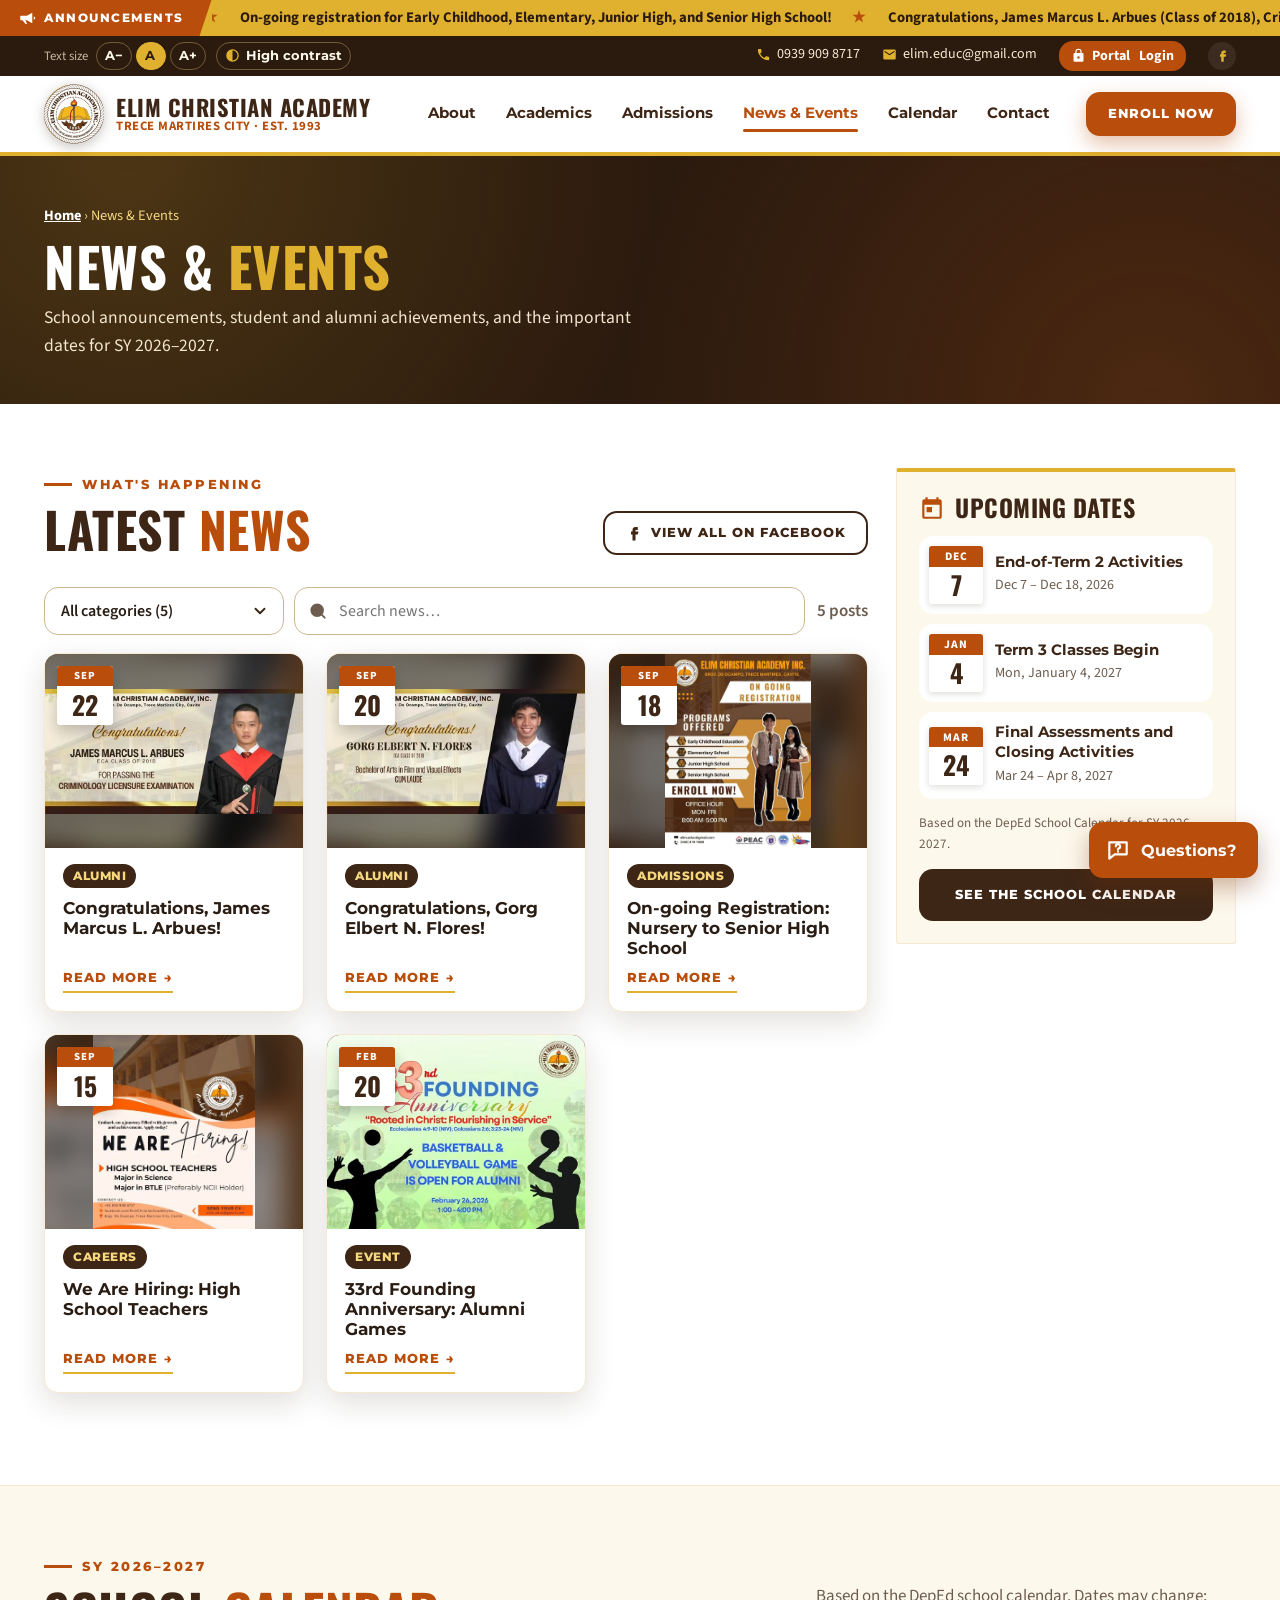
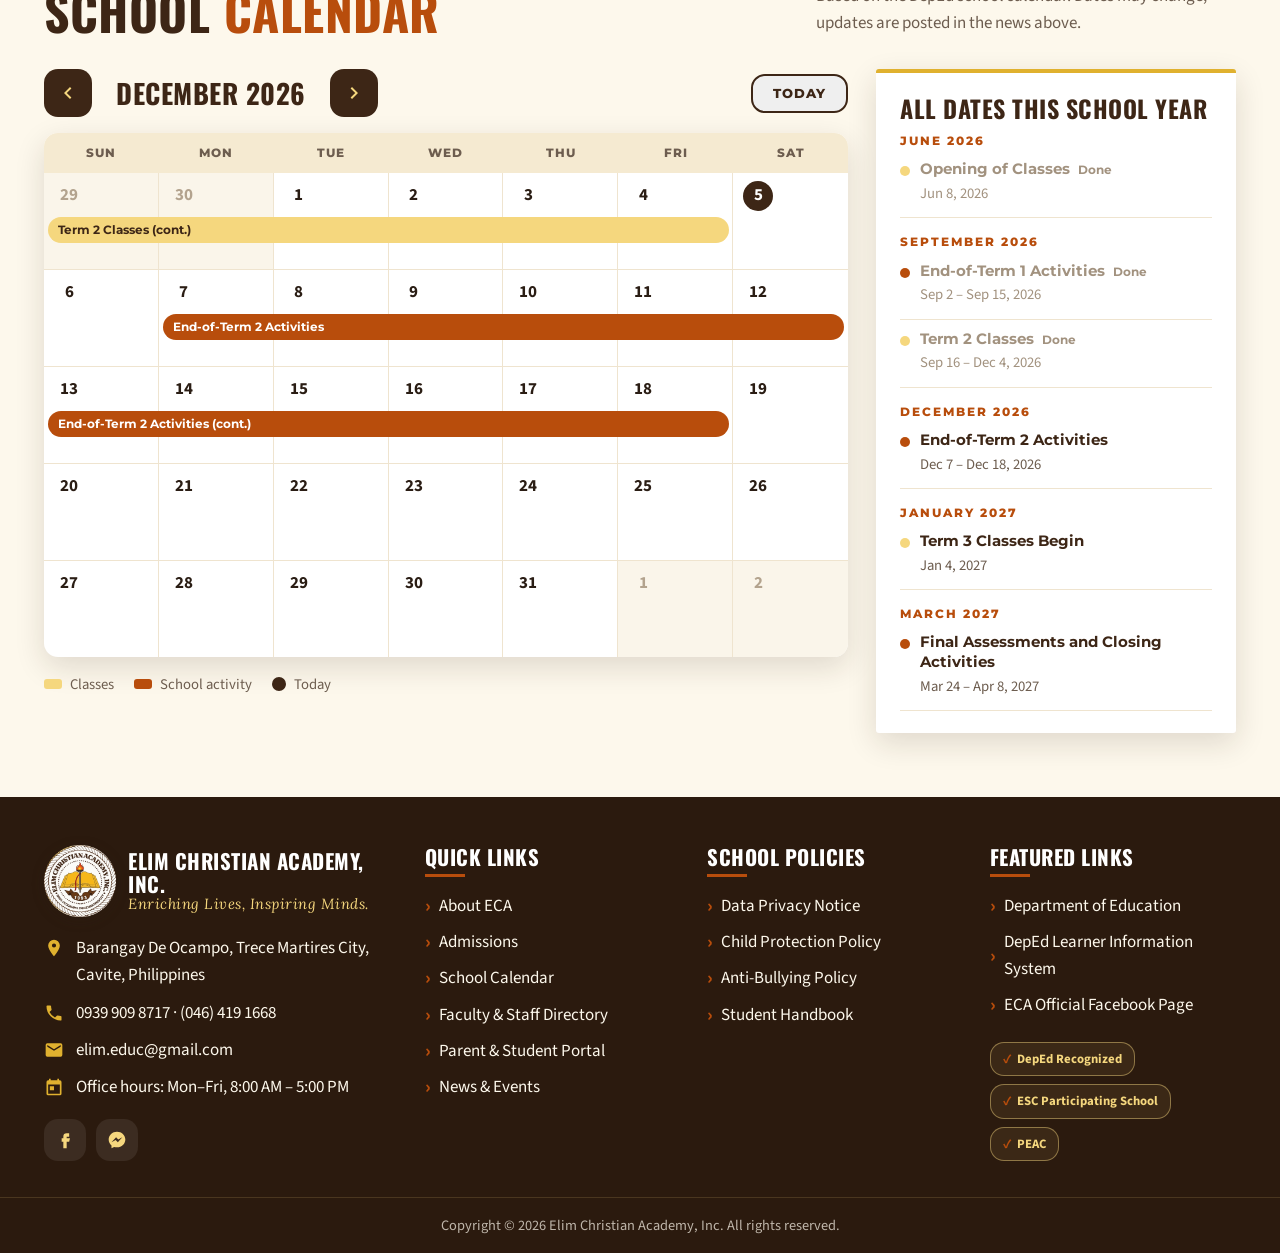
<file: news.html>
<!DOCTYPE html>
<html lang="en">
<head>
  <meta charset="UTF-8">
  <meta name="viewport" content="width=device-width, initial-scale=1.0">
  <title>News &amp; Events | Elim Christian Academy, Inc.</title>
  <meta name="description" content="Elim Christian Academy, Inc. is a private Christian school in Barangay De Ocampo, Trece Martires City, Cavite. Serving families since 1993.">
  <meta name="theme-color" content="#3d2616">
  <link rel="icon" type="image/png" href="assets/images/favicon.png">

  <link rel="preconnect" href="https://fonts.googleapis.com">
  <link rel="preconnect" href="https://fonts.gstatic.com" crossorigin>
  <link href="https://fonts.googleapis.com/css2?family=Oswald:wght@500;600;700&family=Montserrat:wght@600;700;800&family=Source+Sans+3:wght@400;600;700&family=Lora:ital@1&display=swap" rel="stylesheet">
  <link rel="stylesheet" href="css/style.css">
  <script>
    try {
      var ecaText = localStorage.getItem("ecaTextSize");
      if (ecaText) document.documentElement.setAttribute("data-text", ecaText);
      if (localStorage.getItem("ecaContrast") === "high") document.documentElement.classList.add("high-contrast");
    } catch (e) {}
  </script>
</head>
<body>
  <!-- Reusable icons. Use with: <svg><use href="#i-name"></use></svg> -->
  <svg class="sprite" aria-hidden="true" xmlns="http://www.w3.org/2000/svg">
    <symbol id="i-phone" viewBox="0 0 24 24"><path d="M6.6 10.8a15.1 15.1 0 0 0 6.6 6.6l2.2-2.2a1 1 0 0 1 1-.25 11.4 11.4 0 0 0 3.6.57 1 1 0 0 1 1 1V20a1 1 0 0 1-1 1A17 17 0 0 1 3 4a1 1 0 0 1 1-1h3.5a1 1 0 0 1 1 1c0 1.25.2 2.45.57 3.57a1 1 0 0 1-.25 1z"/></symbol>
    <symbol id="i-mail" viewBox="0 0 24 24"><path d="M20 4H4a2 2 0 0 0-2 2v12a2 2 0 0 0 2 2h16a2 2 0 0 0 2-2V6a2 2 0 0 0-2-2zm0 4-8 5-8-5V6l8 5 8-5z"/></symbol>
    <symbol id="i-pin" viewBox="0 0 24 24"><path d="M12 2a7 7 0 0 0-7 7c0 5.3 7 13 7 13s7-7.7 7-13a7 7 0 0 0-7-7zm0 9.5A2.5 2.5 0 1 1 12 6.5a2.5 2.5 0 0 1 0 5z"/></symbol>
    <symbol id="i-fb" viewBox="0 0 24 24"><path d="M14 8h3V4h-3a4 4 0 0 0-4 4v2H8v4h2v8h4v-8h3l1-4h-4V8z"/></symbol>
    <symbol id="i-messenger" viewBox="0 0 24 24"><path d="M12 2C6.4 2 2 6.1 2 11.5c0 2.9 1.3 5.4 3.4 7.1V22l3.1-1.7c1.1.3 2.3.5 3.5.5 5.6 0 10-4.1 10-9.4S17.6 2 12 2zm1 12.6-2.6-2.7-5 2.7 5.5-5.8 2.6 2.7 4.9-2.7z"/></symbol>
    <symbol id="i-ig" viewBox="0 0 24 24"><path d="M7 2h10a5 5 0 0 1 5 5v10a5 5 0 0 1-5 5H7a5 5 0 0 1-5-5V7a5 5 0 0 1 5-5zm0 2a3 3 0 0 0-3 3v10a3 3 0 0 0 3 3h10a3 3 0 0 0 3-3V7a3 3 0 0 0-3-3zm5 3.5a4.5 4.5 0 1 1 0 9 4.5 4.5 0 0 1 0-9zm0 2a2.5 2.5 0 1 0 0 5 2.5 2.5 0 0 0 0-5zM17.5 6a1 1 0 1 1 0 2 1 1 0 0 1 0-2z"/></symbol>
    <symbol id="i-left" viewBox="0 0 24 24"><path d="M15.4 7.4 14 6l-6 6 6 6 1.4-1.4L10.8 12z"/></symbol>
    <symbol id="i-right" viewBox="0 0 24 24"><path d="M8.6 16.6 10 18l6-6-6-6-1.4 1.4 4.6 4.6z"/></symbol>
    <symbol id="i-up" viewBox="0 0 24 24"><path d="M7.4 15.4 6 14l6-6 6 6-1.4 1.4-4.6-4.6z"/></symbol>
    <symbol id="i-chat" viewBox="0 0 24 24"><path d="M4 4h16a2 2 0 0 1 2 2v10a2 2 0 0 1-2 2H8l-4 4V6a2 2 0 0 1 2-2z"/></symbol>
    <symbol id="i-close" viewBox="0 0 24 24"><path d="M19 6.4 17.6 5 12 10.6 6.4 5 5 6.4 10.6 12 5 17.6 6.4 19 12 13.4 17.6 19 19 17.6 13.4 12z"/></symbol>
    <symbol id="i-send" viewBox="0 0 24 24"><path d="M2 21 23 12 2 3v7l15 2-15 2z"/></symbol>
    <symbol id="i-megaphone" viewBox="0 0 24 24"><path d="M3 10v4a1 1 0 0 0 1 1h2l4 5h2l-2-5h2l7 4V5l-7 4H4a1 1 0 0 0-1 1zm18 0v4a2 2 0 0 0 0-4z"/></symbol>
    <symbol id="i-cap" viewBox="0 0 24 24"><path d="M12 3 1 9l11 6 9-4.9V17h2V9zM5 13.2V17l7 4 7-4v-3.8L12 17z"/></symbol>
    <symbol id="i-book" viewBox="0 0 24 24"><path d="M18 2H6a2 2 0 0 0-2 2v16a2 2 0 0 0 2 2h12a2 2 0 0 0 2-2V4a2 2 0 0 0-2-2zm-5 4h2v3h3v2h-3v6h-2v-6h-3V9h3z"/></symbol>
    <symbol id="i-users" viewBox="0 0 24 24"><path d="M16 11a3 3 0 1 0-3-3 3 3 0 0 0 3 3zm-8 0a3 3 0 1 0-3-3 3 3 0 0 0 3 3zm0 2c-2.3 0-7 1.2-7 3.5V19h14v-2.5C15 14.2 10.3 13 8 13zm8 0h-1a4.8 4.8 0 0 1 2 3.5V19h6v-2.5c0-2.3-4.7-3.5-7-3.5z"/></symbol>
    <symbol id="i-shield" viewBox="0 0 24 24"><path d="M12 1 3 5v6c0 5.6 3.8 10.7 9 12 5.2-1.3 9-6.4 9-12V5zm-2 16-4-4 1.4-1.4 2.6 2.6 6.6-6.6L18 9z"/></symbol>
    <symbol id="i-trophy" viewBox="0 0 24 24"><path d="M19 5h-2V3H7v2H5a2 2 0 0 0-2 2v1a4 4 0 0 0 3.6 4A5 5 0 0 0 11 15.9V19H7v2h10v-2h-4v-3.1a5 5 0 0 0 4.4-3.9A4 4 0 0 0 21 8V7a2 2 0 0 0-2-2zM5 8V7h2v3a2 2 0 0 1-2-2zm14 0a2 2 0 0 1-2 2V7h2z"/></symbol>
    <symbol id="i-camera" viewBox="0 0 24 24"><path d="M9 3 7.2 5H4a2 2 0 0 0-2 2v12a2 2 0 0 0 2 2h16a2 2 0 0 0 2-2V7a2 2 0 0 0-2-2h-3.2L15 3zm3 15a5 5 0 1 1 5-5 5 5 0 0 1-5 5zm0-2a3 3 0 1 0-3-3 3 3 0 0 0 3 3z"/></symbol>
    <symbol id="i-calendar" viewBox="0 0 24 24"><path d="M19 4h-1V2h-2v2H8V2H6v2H5a2 2 0 0 0-2 2v14a2 2 0 0 0 2 2h14a2 2 0 0 0 2-2V6a2 2 0 0 0-2-2zm0 16H5V9h14zM7 11h5v5H7z"/></symbol>
    <symbol id="i-check" viewBox="0 0 24 24"><path d="M9 16.2 4.8 12l-1.4 1.4L9 19 21 7l-1.4-1.4z"/></symbol>
    <symbol id="i-lock" viewBox="0 0 24 24"><path d="M18 8h-1V6a5 5 0 0 0-10 0v2H6a2 2 0 0 0-2 2v10a2 2 0 0 0 2 2h12a2 2 0 0 0 2-2V10a2 2 0 0 0-2-2zm-6 9a2 2 0 1 1 2-2 2 2 0 0 1-2 2zm3.1-9H8.9V6a3.1 3.1 0 0 1 6.2 0z"/></symbol>
    <symbol id="i-contrast" viewBox="0 0 24 24"><path d="M12 2a10 10 0 1 0 0 20 10 10 0 0 0 0-20zm0 18V4a8 8 0 0 1 0 16z"/></symbol>
    <symbol id="i-directory" viewBox="0 0 24 24"><path d="M19 2H6a2 2 0 0 0-2 2v2H2v2h2v3H2v2h2v3H2v2h2v2a2 2 0 0 0 2 2h13a2 2 0 0 0 2-2V4a2 2 0 0 0-2-2zm-6.5 4a2.5 2.5 0 1 1 0 5 2.5 2.5 0 0 1 0-5zM17 17H8v-1c0-1.7 3-2.5 4.5-2.5S17 14.3 17 16z"/></symbol>
    <symbol id="i-doc" viewBox="0 0 24 24"><path d="M14 2H6a2 2 0 0 0-2 2v16a2 2 0 0 0 2 2h12a2 2 0 0 0 2-2V8zm2 16H8v-2h8zm0-4H8v-2h8zm-3-5V3.5L18.5 9z"/></symbol>
    <symbol id="i-link" viewBox="0 0 24 24"><path d="M3.9 12a3.1 3.1 0 0 1 3.1-3.1h4V7H7a5 5 0 0 0 0 10h4v-1.9H7A3.1 3.1 0 0 1 3.9 12zM8 13h8v-2H8zm9-6h-4v1.9h4a3.1 3.1 0 0 1 0 6.2h-4V17h4a5 5 0 0 0 0-10z"/></symbol>
    <symbol id="i-play" viewBox="0 0 24 24"><path d="M8 5v14l11-7z"/></symbol>
  </svg>

  <a class="skip-link" href="#main">Skip to main content</a>

  <!-- ============ ANNOUNCEMENT TICKER ============ -->
  <div class="ticker" aria-label="Announcements" hidden>
    <span class="ticker__label">
      <svg aria-hidden="true"><use href="#i-megaphone"></use></svg>
      Announcements
    </span>
    <div class="ticker__viewport">
      <!-- The list is duplicated by main.js so the scroll loops without a gap -->
      <ul class="ticker__track" id="tickerTrack">
        <!-- Rendered by js/main.js from the data store (edit in Admin > Announcements) -->
      </ul>
    </div>
  </div>

  <!-- ============ TOP BAR ============ -->
  <div class="topbar">
    <div class="container topbar__inner">
      <div class="a11y" role="group" aria-label="Accessibility options">
        <span class="a11y__label">Text size</span>
        <button type="button" class="a11y__btn" data-text-size="sm" aria-label="Smaller text">A&minus;</button>
        <button type="button" class="a11y__btn" data-text-size="md" aria-label="Default text size">A</button>
        <button type="button" class="a11y__btn" data-text-size="lg" aria-label="Larger text">A+</button>
        <button type="button" class="a11y__btn a11y__btn--contrast" id="contrastToggle" aria-pressed="false">
          <svg aria-hidden="true"><use href="#i-contrast"></use></svg><span>High contrast</span>
        </button>
      </div>
      <ul class="topbar__contacts">
        <li><a href="tel:+639399098717"><svg aria-hidden="true"><use href="#i-phone"></use></svg>0939 909 8717</a></li>
        <li class="topbar__email"><a href="mailto:elim.educ@gmail.com"><svg aria-hidden="true"><use href="#i-mail"></use></svg>elim.educ@gmail.com</a></li>
        <li><a href="admin/login.html" class="topbar__portal"><svg aria-hidden="true"><use href="#i-lock"></use></svg>Portal<span class="topbar__portal-long">&nbsp;Login</span></a></li>
        <li class="topbar__social">
          <a href="https://www.facebook.com/ElimChristianAcademy" target="_blank" rel="noopener" aria-label="Facebook"><svg aria-hidden="true"><use href="#i-fb"></use></svg></a>
        </li>
      </ul>
    </div>
  </div>

  <!-- ============ HEADER / NAV ============ -->
  <header class="site-header" id="siteHeader">
    <div class="container site-header__inner">
      <a href="index.html" class="brand" aria-label="Elim Christian Academy home">
        <img src="assets/images/logo.png" alt="" class="brand__logo" width="60" height="60">
        <span class="brand__text">
          <strong>Elim Christian Academy</strong>
          <small>Trece Martires City &middot; Est. 1993</small>
        </span>
      </a>

      <button class="nav-toggle" aria-expanded="false" aria-controls="primary-nav">
        <span class="sr-only">Open menu</span>
        <span class="nav-toggle__bar"></span>
      </button>

      <nav class="primary-nav" id="primary-nav" aria-label="Main">
        <ul>
          <li><a href="about.html">About</a></li>
          <li><a href="index.html#programs">Academics</a></li>
          <li><a href="index.html#apply">Admissions</a></li>
          <li><a href="news.html" aria-current="page">News &amp; Events</a></li>
          <li><a href="news.html#calendar">Calendar</a></li>
          <li><a href="index.html#contact">Contact</a></li>
        </ul>
        <a href="index.html#apply" class="btn btn--accent btn--sm btn--pulse">Enroll Now</a>
      </nav>
    </div>
  </header>

    <main id="main">
    <!-- ============ PAGE HEADER (list view) ============ -->
    <section class="page-hero" id="listHero">
      <div class="container">
        <nav class="page-hero__crumbs" aria-label="Breadcrumb">
          <a href="index.html">Home</a> <span aria-hidden="true">&rsaquo;</span> <span aria-current="page">News &amp; Events</span>
        </nav>
        <h1 class="page-hero__title">News &amp; <span>Events</span></h1>
        <p class="page-hero__lead">School announcements, student and alumni achievements, and the important dates for SY 2026&ndash;2027.</p>
      </div>
    </section>

    <!-- ============ BREADCRUMB BAR (article view) ============ -->
    <div class="article-bar" id="articleBar" hidden>
      <div class="container article-bar__inner">
        <nav class="page-hero__crumbs" aria-label="Breadcrumb">
          <a href="index.html">Home</a> <span aria-hidden="true">&rsaquo;</span> <a href="#news">News &amp; Events</a> <span aria-hidden="true">&rsaquo;</span> <span id="articleCrumb"></span>
        </nav>
        <a href="#news" class="article-bar__back"><svg aria-hidden="true"><use href="#i-left"></use></svg>Back to all news</a>
      </div>
    </div>

    <!-- ============ NEWS (list or one article) + SIDEBAR ============ -->
    <section class="section news-page" id="news" aria-label="News">
      <div class="container">
        <div class="news__layout" id="newsLayout">
          <div class="news__main">

            <!-- List view -->
            <div id="listView">
              <div class="section-head">
                <div>
                  <p class="kicker">What's happening</p>
                  <h2 class="section-title">Latest <span>News</span></h2>
                </div>
                <a href="https://www.facebook.com/ElimChristianAcademy" target="_blank" rel="noopener" class="btn btn--outline-dark btn--sm">
                  <svg aria-hidden="true"><use href="#i-fb"></use></svg>View all on Facebook
                </a>
              </div>
              <div class="news-page__toolbar">
                <div class="news-tools">
                  <label class="sr-only" for="newsCategory">Category</label>
                  <select class="news-tools__select" id="newsCategory">
                    <option value="">All categories</option>
                  </select>
                  <div class="news-tools__search">
                    <label class="sr-only" for="newsSearch">Search news</label>
                    <svg viewBox="0 0 24 24" fill="none" stroke="currentColor" stroke-width="2.2" stroke-linecap="round" aria-hidden="true"><circle cx="11" cy="11" r="7"/><path d="m20 20-4-4"/></svg>
                    <input type="search" id="newsSearch" placeholder="Search news…" autocomplete="off">
                  </div>
                </div>
                <p class="albums__status" id="newsStatus" role="status">Loading news&hellip;</p>
              </div>
              <ul class="news-grid" id="newsGrid"></ul>
              <div class="news-page__more">
                <button type="button" class="btn btn--outline-dark" id="moreNews" hidden>Show more news</button>
              </div>
            </div>

            <!-- Article view (filled by js/news.js) -->
            <article class="article" id="articleView" hidden aria-labelledby="articleTitle"></article>
          </div>

          <aside class="news-side">
            <!-- Recent posts (article view only) -->
            <section class="events recent" id="recentBox" aria-labelledby="recentTitle" hidden>
              <div class="events__head">
                <svg aria-hidden="true"><use href="#i-doc"></use></svg>
                <h3 id="recentTitle">Recent Posts</h3>
              </div>
              <ul class="recent__list" id="recentList"></ul>
              <a href="#news" class="btn btn--outline-dark btn--sm events__btn">See all news</a>
            </section>

            <!-- Upcoming dates: filled by js/main.js, same as the homepage -->
            <section class="events" aria-labelledby="eventsTitle">
              <div class="events__head">
                <svg aria-hidden="true"><use href="#i-calendar"></use></svg>
                <h3 id="eventsTitle">Upcoming Dates</h3>
              </div>
              <ol class="events__list" id="eventsList"></ol>
              <p class="events__note">Based on the DepEd School Calendar for SY 2026&ndash;2027.</p>
              <a href="#calendar" class="btn btn--dark btn--sm events__btn">See the school calendar</a>
            </section>
          </aside>
        </div>
      </div>
    </section>

    <!-- ============ SCHOOL CALENDAR ============ -->
    <section class="section calendar-section" id="calendar" aria-labelledby="calendarTitle">
      <div class="container">
        <div class="section-head">
          <div>
            <p class="kicker">SY 2026&ndash;2027</p>
            <h2 class="section-title" id="calendarTitle">School <span>Calendar</span></h2>
          </div>
          <p class="calendar-section__note">Based on the DepEd school calendar. Dates may change; updates are posted in the news above.</p>
        </div>

        <div class="calendar-layout">
          <div class="cal-wrap">
            <div class="cal-toolbar">
              <div class="cal-toolbar__month">
                <button type="button" class="round-btn" id="calPrev" aria-label="Previous month"><svg aria-hidden="true"><use href="#i-left"></use></svg></button>
                <h3 class="cal-toolbar__title" id="calTitle" aria-live="polite"></h3>
                <button type="button" class="round-btn" id="calNext" aria-label="Next month"><svg aria-hidden="true"><use href="#i-right"></use></svg></button>
              </div>
              <button type="button" class="btn btn--outline-dark btn--sm" id="calToday">Today</button>
            </div>
            <div class="cal" id="calGrid"></div>
            <ul class="cal-legend" id="calLegend"></ul>
          </div>

          <div class="cal-list">
            <h3 class="cal-list__title">All dates this school year</h3>
            <ul class="cal-list__items" id="calList"></ul>
          </div>
        </div>
      </div>
    </section>
  </main>

  <!-- ============ FOOTER ============ -->
  <footer class="site-footer">
    <div class="container site-footer__grid">
      <div class="footer-col footer-col--wide">
        <a href="index.html" class="brand brand--footer">
          <img src="assets/images/logo.png" alt="" class="brand__logo brand__logo--lg" width="72" height="72" loading="lazy">
          <span class="brand__text">
            <strong>Elim Christian Academy, Inc.</strong>
            <small>Enriching Lives, Inspiring Minds.</small>
          </span>
        </a>
        <address>
          <p class="footer-item"><svg aria-hidden="true"><use href="#i-pin"></use></svg>Barangay De Ocampo, Trece Martires City, Cavite, Philippines</p>
          <p class="footer-item"><svg aria-hidden="true"><use href="#i-phone"></use></svg><span><a href="tel:+639399098717">0939 909 8717</a> &middot; <a href="tel:+63464191668">(046) 419 1668</a></span></p>
          <p class="footer-item"><svg aria-hidden="true"><use href="#i-mail"></use></svg><a href="mailto:elim.educ@gmail.com">elim.educ@gmail.com</a></p>
          <p class="footer-item"><svg aria-hidden="true"><use href="#i-calendar"></use></svg>Office hours: Mon&ndash;Fri, 8:00 AM &ndash; 5:00 PM</p>
        </address>
        <div class="socials">
          <a href="https://www.facebook.com/ElimChristianAcademy" target="_blank" rel="noopener" aria-label="Facebook"><svg aria-hidden="true"><use href="#i-fb"></use></svg></a>
          <a href="https://m.me/ElimChristianAcademy" target="_blank" rel="noopener" aria-label="Messenger"><svg aria-hidden="true"><use href="#i-messenger"></use></svg></a>
        </div>
      </div>

      <div class="footer-col">
        <h2 class="footer-title">Quick Links</h2>
        <ul class="footer-links">
          <li><a href="about.html">About ECA</a></li>
          <li><a href="index.html#apply">Admissions</a></li>
          <li><a href="news.html#calendar">School Calendar</a></li>
          <li><a href="faculty.html">Faculty &amp; Staff Directory</a></li>
          <li><a href="portal.html">Parent &amp; Student Portal</a></li>
          <li><a href="news.html">News &amp; Events</a></li>
        </ul>
      </div>

      <div class="footer-col">
        <h2 class="footer-title">School Policies</h2>
        <ul class="footer-links">
          <li><a href="policies.html#privacy">Data Privacy Notice</a></li>
          <li><a href="policies.html#child-protection">Child Protection Policy</a></li>
          <li><a href="policies.html#anti-bullying">Anti-Bullying Policy</a></li>
          <li><a href="policies.html#handbook">Student Handbook</a></li>
        </ul>
      </div>

      <div class="footer-col">
        <h2 class="footer-title">Featured Links</h2>
        <ul class="footer-links">
          <li><a href="https://www.deped.gov.ph/" target="_blank" rel="noopener">Department of Education</a></li>
          <li><a href="https://lis.deped.gov.ph/" target="_blank" rel="noopener">DepEd Learner Information System</a></li>
          <li><a href="https://www.facebook.com/ElimChristianAcademy" target="_blank" rel="noopener">ECA Official Facebook Page</a></li>
        </ul>
        <!-- Recognitions shown on the school's enrollment poster. Replace with official badge images if the school provides them. -->
        <ul class="badges">
          <li>DepEd Recognized</li>
          <li>ESC Participating School</li>
          <li>PEAC</li>
        </ul>
      </div>
    </div>

    <div class="site-footer__bottom">
      <div class="container">
        <p>Copyright &copy; <span id="year">2026</span> Elim Christian Academy, Inc. All rights reserved.</p>
      </div>
    </div>
  </footer>

  <!-- ============ BACK TO TOP ============ -->
  <a href="#main" class="to-top" id="toTop" aria-label="Back to top"><svg aria-hidden="true"><use href="#i-up"></use></svg></a>

  <!-- ============ HELP DESK CHAT ============ -->
  <div class="chat" id="chat">
    <div class="chat__teaser" id="chatTeaser" hidden>
      <button type="button" class="chat__teaser-close" id="chatTeaserClose" aria-label="Hide message"><svg aria-hidden="true"><use href="#i-close"></use></svg></button>
      <p><strong>Hi! Questions about enrollment?</strong><br>Tap here for quick answers.</p>
    </div>

    <button type="button" class="chat__launcher" id="chatLauncher" aria-expanded="false" aria-controls="chatPanel" aria-label="Questions? Open the help desk">
      <svg class="chat-icon icon-open" viewBox="0 0 24 24" aria-hidden="true"><path d="M4 5h16v11H9l-5 4z"/><path d="M10 8.6a2 2 0 1 1 2.6 1.9c-.4.2-.6.5-.6.9v.4"/><path d="M12 13.6h.01"/></svg>
      <svg class="icon-close" aria-hidden="true"><use href="#i-close"></use></svg>
      <span class="chat__launcher-label" id="chatLauncherLabel">Questions?</span>
    </button>

    <section class="chat__panel" id="chatPanel" aria-label="ECA Help Desk" hidden>
      <header class="chat__header">
        <span class="chat__logo-wrap"><img src="assets/images/logo.png" alt="" class="chat__logo" width="38" height="38" loading="lazy"></span>
        <div class="chat__title">
          <h2>ECA Help Desk</h2>
          <p>Quick answers to common questions</p>
        </div>
        <button type="button" class="chat__close" id="chatClose" aria-label="Close help desk"><svg aria-hidden="true"><use href="#i-close"></use></svg></button>
      </header>

      <div class="chat__body" id="chatBody" aria-live="polite"></div>

      <form class="chat__form" id="chatForm" autocomplete="off">
        <div class="chat__form-row">
          <label for="chatInput" class="sr-only">Type your question</label>
          <input id="chatInput" type="text" maxlength="200" placeholder="Type your question…">
          <button type="submit" aria-label="Send"><svg class="chat-icon" viewBox="0 0 24 24" aria-hidden="true"><path d="M5 12h14M13 6l6 6-6 6"/></svg></button>
        </div>
        <p class="chat__note">Automated answers. For anything else, please contact the office.</p>
      </form>
    </section>
  </div>
  <script src="admin/js/store.js"></script>
  <script src="js/main.js"></script>
  <script src="js/news.js"></script>
  <script src="js/chatbot.js"></script>
</body>
</html>
</file>
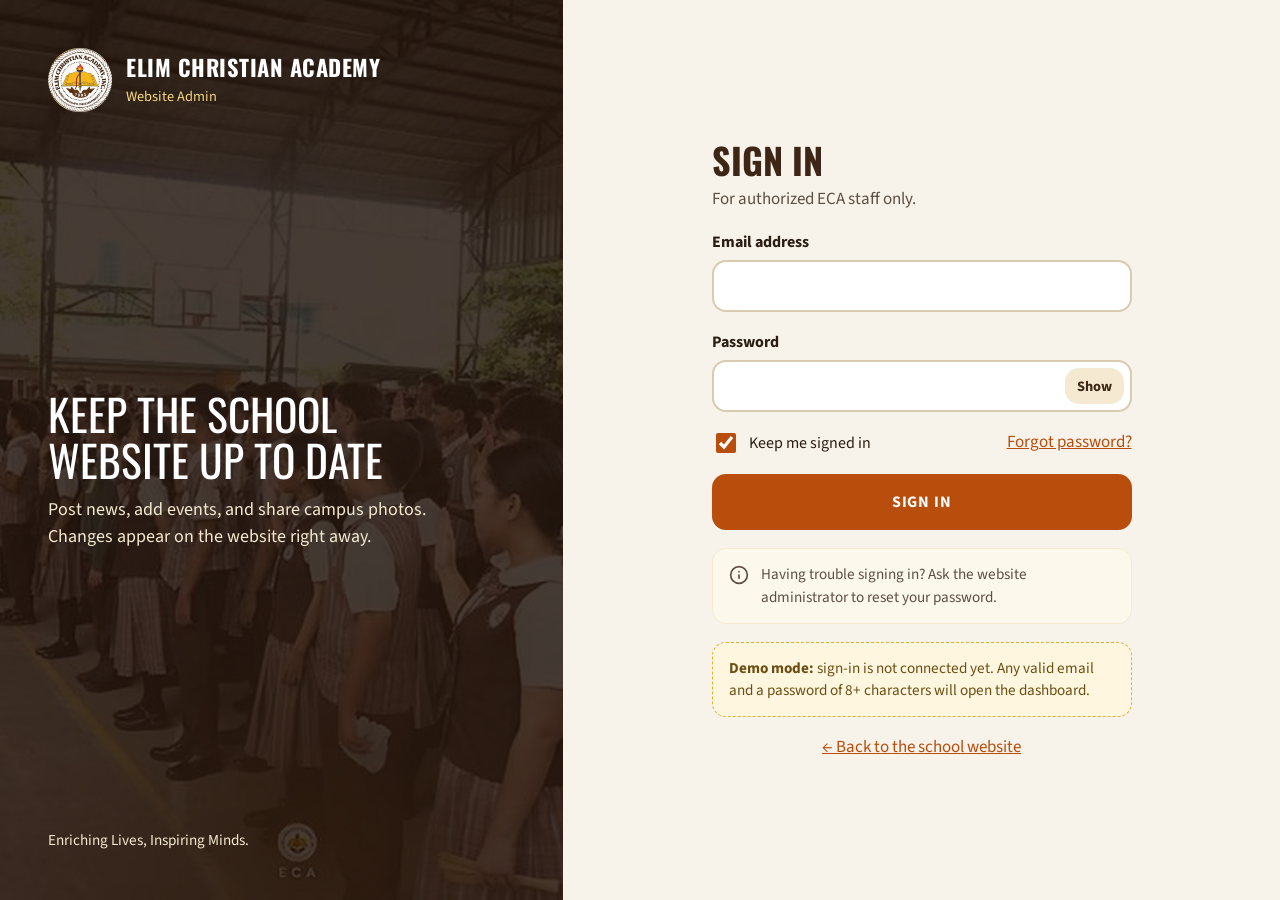
<file: admin/album-form.html>
<!DOCTYPE html>
<html lang="en">
<head>
  <meta charset="UTF-8">
  <meta name="viewport" content="width=device-width, initial-scale=1.0">
  <meta name="robots" content="noindex, nofollow">
  <title>New Album | ECA Website Admin</title>
  <link rel="icon" type="image/png" href="../assets/images/favicon.png">

  <link rel="preconnect" href="https://fonts.googleapis.com">
  <link rel="preconnect" href="https://fonts.gstatic.com" crossorigin>
  <link href="https://fonts.googleapis.com/css2?family=Oswald:wght@600;700&family=Source+Sans+3:wght@400;600;700&display=swap" rel="stylesheet">
  <link rel="stylesheet" href="css/admin.css">
</head>
<body data-page="albums">
  <div class="admin">
    <aside class="sidebar" id="sidebar"></aside>
    <header class="mobilebar" id="mobileBar"></header>

    <main class="main" id="main">
      <div class="page-head">
        <div>
          <p class="breadcrumb"><a href="albums.html">Albums</a> <span aria-hidden="true">›</span> <span id="crumbCurrent">New Album</span></p>
          <h1 class="page-title" id="formTitle">New Album</h1>
        </div>
      </div>

      <div class="alert alert--error" id="formError" role="alert" hidden></div>

      <form id="albumForm" class="form-layout" novalidate>
        <!-- ===== Left: the fields ===== -->
        <div class="card form-card">
          <div class="field">
            <label class="field__label" for="title">Album title <span class="required">*</span></label>
            <input class="input" id="title" name="title" type="text" maxlength="80" required aria-describedby="titleHint titleError">
            <span class="field__hint" id="titleHint">Name of the activity. Example: "Foundation Day 2027"</span>
            <span class="field__error" id="titleError">Please add a title.</span>
          </div>

          <div class="form-row">
            <div class="field">
              <label class="field__label" for="date">Date of activity <span class="required">*</span></label>
              <input class="input" id="date" name="date" type="date" required aria-describedby="dateError">
              <span class="field__error" id="dateError">Please choose a date.</span>
            </div>
          </div>

          <div class="field">
            <label class="field__label" for="caption">Short caption <span class="field__optional">(optional)</span></label>
            <input class="input" id="caption" name="caption" type="text" maxlength="100" placeholder="Example: Grade 6 class, Shield Squad 2025">
          </div>

          <div class="field" id="photosField">
            <span class="field__label" id="photosLabel">Photos <span class="required">*</span></span>
            <span class="field__hint" id="photosHint">Up to 4 photos. The <strong>first photo is the cover</strong>. Use the arrows to change the order.</span>

            <ul class="photo-grid" id="photoGrid" aria-labelledby="photosLabel"></ul>
            <input type="file" id="photoInput" accept="image/jpeg,image/png,image/webp" multiple class="sr-only" aria-labelledby="photosLabel" aria-describedby="photosHint photosError">

            <span class="field__error" id="photosError">Please add at least one photo.</span>
          </div>
        </div>

        <!-- ===== Right: preview, homepage, Facebook, status ===== -->
        <div class="form-side">
          <section class="card">
            <h2 class="card__title">Preview</h2>
            <p class="field__hint">How the album looks in Life at ECA.</p>
            <div class="album-preview" id="albumPreview">
              <div class="album-preview__media" id="previewMedia">
                <span class="news-preview__empty">Cover photo will appear here</span>
              </div>
              <div class="album-preview__text">
                <strong id="previewTitle">Album title</strong>
                <span id="previewCaption"></span>
              </div>
            </div>
          </section>

          <section class="card">
            <h2 class="card__title">Homepage</h2>
            <label class="checkbox">
              <input type="checkbox" id="featured" aria-describedby="featuredHint">
              Pin to homepage
            </label>
            <p class="field__hint" id="featuredHint">Loading…</p>
          </section>

          <section class="card">
            <h2 class="card__title">Facebook</h2>
            <label class="checkbox">
              <input type="checkbox" id="shareToFacebook" disabled aria-describedby="facebookHint">
              Also post to the school's Facebook page
            </label>
            <p class="field__hint" id="facebookHint">Available once the website is connected to the Facebook page.</p>
          </section>

          <section class="card">
            <h2 class="card__title">Status</h2>
            <p id="statusText" class="status-text">New album, not saved yet.</p>
            <p class="field__hint"><strong>Publish</strong> shows it on the website right away. <strong>Save as Draft</strong> keeps it hidden so you can finish it later.</p>
          </section>
        </div>

        <!-- ===== Buttons (stick to the bottom of the screen) ===== -->
        <div class="form-actions">
          <a href="albums.html" class="btn btn--link">Cancel</a>
          <button type="submit" class="btn btn--outline" data-status="draft" id="draftButton">Save as Draft</button>
          <button type="submit" class="btn btn--primary" data-status="published" id="publishButton">Publish</button>
        </div>
      </form>
    </main>

    <nav class="tabbar" id="tabbar" aria-label="Admin sections"></nav>
  </div>

  <script src="js/utils.js"></script>
  <script src="js/store.js"></script>
  <script src="js/layout.js"></script>
  <script src="js/album-form.js"></script>
</body>
</html>
</file>
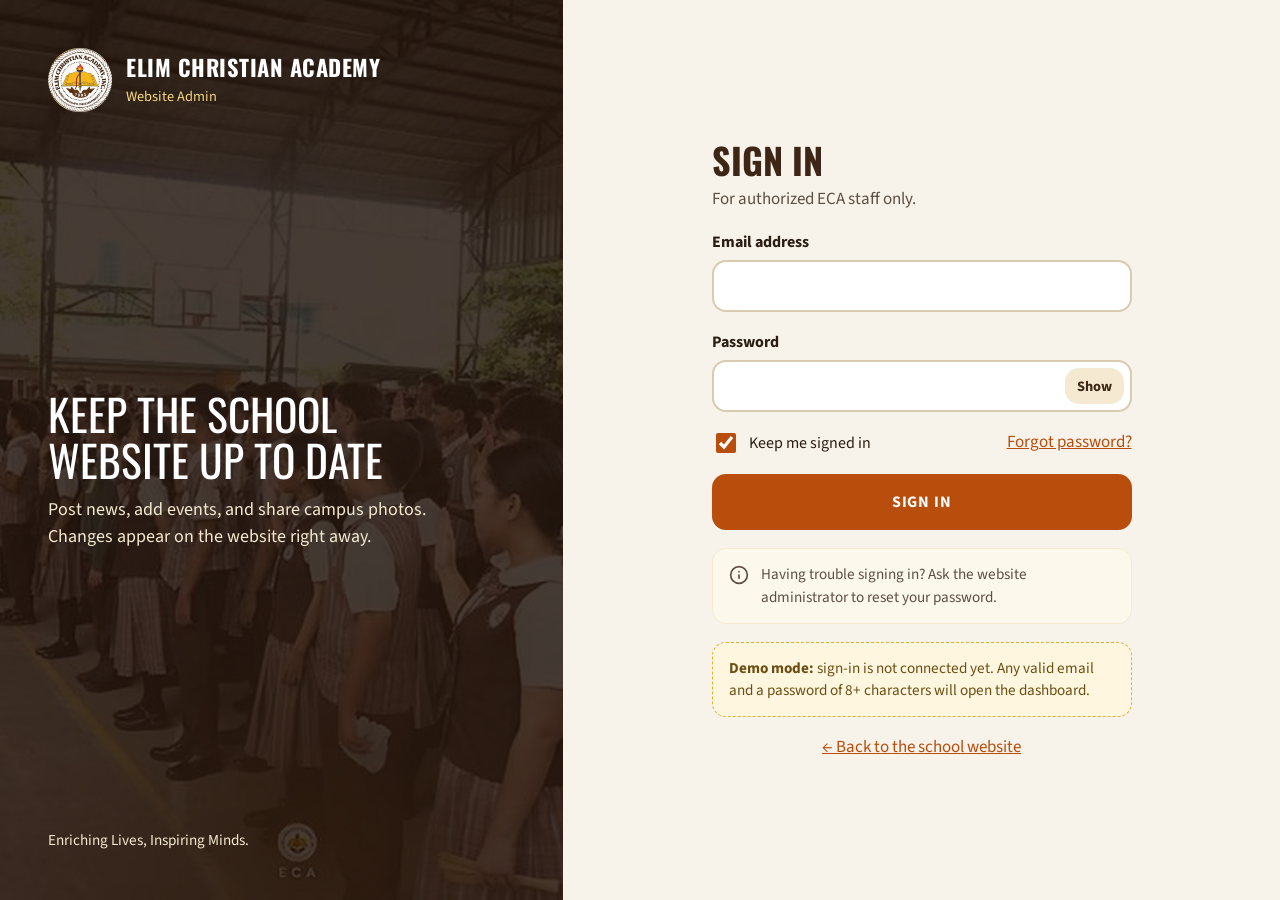
<file: admin/albums.html>
<!DOCTYPE html>
<html lang="en">
<head>
  <meta charset="UTF-8">
  <meta name="viewport" content="width=device-width, initial-scale=1.0">
  <meta name="robots" content="noindex, nofollow">
  <title>Albums | ECA Website Admin</title>
  <link rel="icon" type="image/png" href="../assets/images/favicon.png">

  <link rel="preconnect" href="https://fonts.googleapis.com">
  <link rel="preconnect" href="https://fonts.gstatic.com" crossorigin>
  <link href="https://fonts.googleapis.com/css2?family=Oswald:wght@600;700&family=Source+Sans+3:wght@400;600;700&display=swap" rel="stylesheet">
  <link rel="stylesheet" href="css/admin.css">
</head>
<body data-page="albums">
  <div class="admin">
    <aside class="sidebar" id="sidebar"></aside>
    <header class="mobilebar" id="mobileBar"></header>

    <main class="main" id="main">
      <div class="page-head">
        <div>
          <h1 class="page-title">Albums</h1>
          <p class="page-head__sub">Photos from school activities. Published albums appear in <strong>Life at ECA</strong> on the website.</p>
        </div>
        <a href="album-form.html" class="btn btn--primary btn--lg">+ New Album</a>
      </div>

      <!-- ===== What the homepage shows right now ===== -->
      <section class="card homepage-strip" aria-labelledby="homepageTitle">
        <div class="card__head">
          <h2 class="card__title" id="homepageTitle">On the homepage now</h2>
        </div>
        <p class="field__hint">The homepage shows <strong>6 albums</strong>: pinned albums first, then the newest. To pin one, open it and tick "Pin to homepage".</p>
        <ol class="homepage-strip__list" id="homepageList">
          <li class="item-list__empty">Loading…</li>
        </ol>
      </section>

      <!-- ===== Filters ===== -->
      <div class="toolbar">
        <div class="segmented" role="group" aria-label="Show">
          <button type="button" class="segmented__btn" data-status="all" aria-pressed="true">All (<span id="countAll">0</span>)</button>
          <button type="button" class="segmented__btn" data-status="published" aria-pressed="false">Published (<span id="countPublished">0</span>)</button>
          <button type="button" class="segmented__btn" data-status="draft" aria-pressed="false">Drafts (<span id="countDraft">0</span>)</button>
        </div>
        <label for="search" class="sr-only">Search albums</label>
        <input type="search" id="search" class="input toolbar__search" placeholder="Search by title…">
      </div>

      <!-- ===== List ===== -->
      <section class="table-card" aria-label="Albums">
        <div class="table-head" aria-hidden="true">
          <span>Cover</span><span>Album</span><span>Date</span><span>Status</span><span>Actions</span>
        </div>
        <ul class="table-list" id="albumList">
          <li class="item-list__empty">Loading…</li>
        </ul>
      </section>

      <div class="pager">
        <span id="pagerText"></span>
        <div class="pager__buttons">
          <button type="button" class="btn btn--outline" id="prevPage">Previous</button>
          <button type="button" class="btn btn--outline" id="nextPage">Next</button>
        </div>
      </div>
    </main>

    <nav class="tabbar" id="tabbar" aria-label="Admin sections"></nav>
  </div>

  <script src="js/utils.js"></script>
  <script src="js/store.js"></script>
  <script src="js/layout.js"></script>
  <script src="js/ui.js"></script>
  <script src="js/albums-list.js"></script>
</body>
</html>
</file>
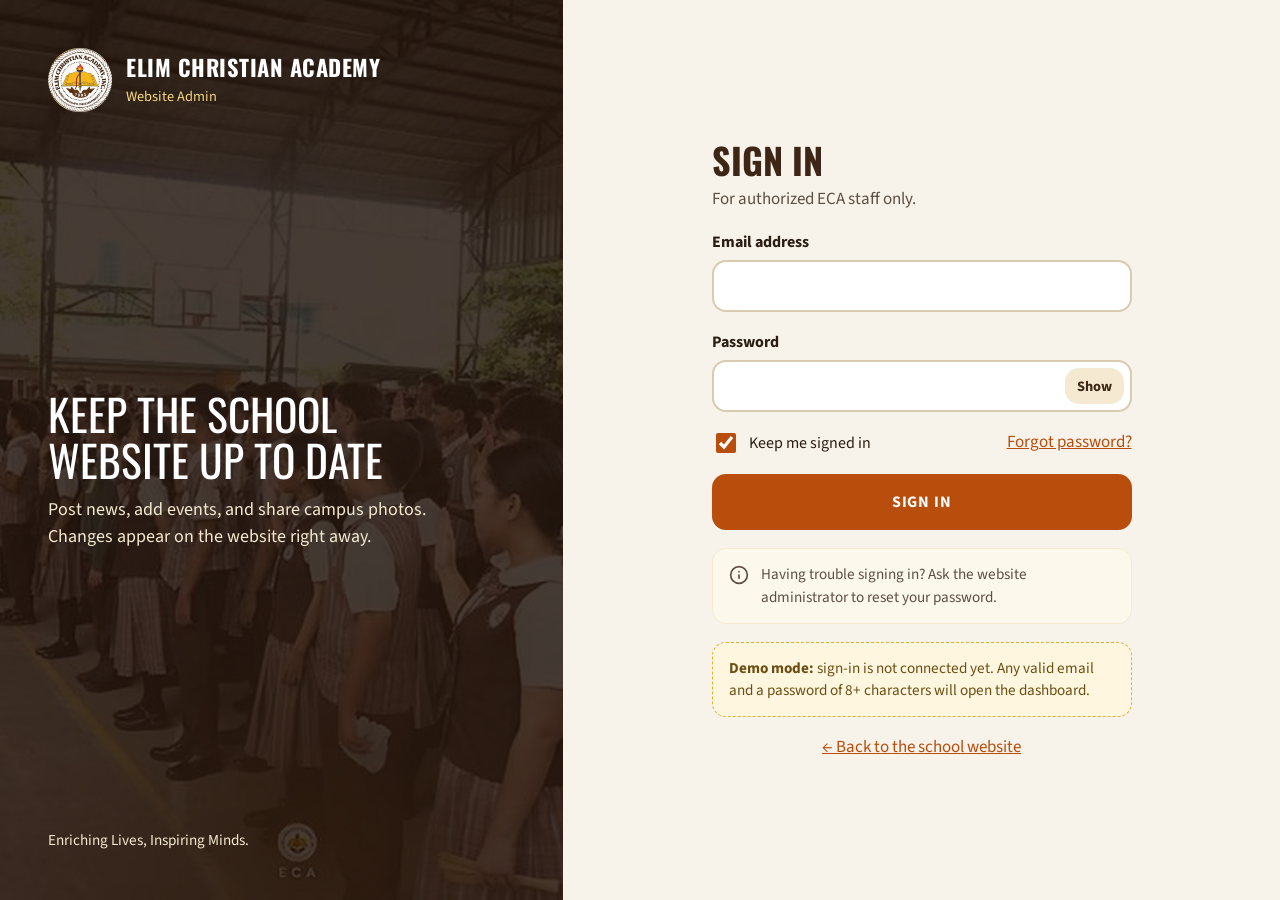
<file: admin/announcements.html>
<!DOCTYPE html>
<html lang="en">
<head>
  <meta charset="UTF-8">
  <meta name="viewport" content="width=device-width, initial-scale=1.0">
  <meta name="robots" content="noindex, nofollow">
  <title>Announcement Bar | ECA Website Admin</title>
  <link rel="icon" type="image/png" href="../assets/images/favicon.png">

  <link rel="preconnect" href="https://fonts.googleapis.com">
  <link rel="preconnect" href="https://fonts.gstatic.com" crossorigin>
  <link href="https://fonts.googleapis.com/css2?family=Oswald:wght@600;700&family=Source+Sans+3:wght@400;600;700&display=swap" rel="stylesheet">
  <link rel="stylesheet" href="css/admin.css">
</head>
<body data-page="announcements">
  <div class="admin">
    <aside class="sidebar" id="sidebar"></aside>
    <header class="mobilebar" id="mobileBar"></header>

    <main class="main" id="main">
      <!-- ===== Title + on/off switch ===== -->
      <div class="page-head ann-head">
        <div>
          <h1 class="page-title">Announcement Bar</h1>
          <p class="page-head__sub">Short messages that scroll across the top of every page.</p>
        </div>
        <button type="button" class="ann-switch" id="enabledSwitch" role="switch" aria-checked="false" disabled>
          <span class="ann-switch__track" aria-hidden="true"><span class="ann-switch__thumb"></span></span>
          <span id="switchLabel">Loading…</span>
        </button>
      </div>

      <!-- ===== Live preview ===== -->
      <section class="ann-preview" aria-labelledby="previewTitle">
        <h2 class="ann-eyebrow" id="previewTitle">Live preview</h2>
        <div class="ticker-preview" id="tickerPreview" aria-hidden="true">
          <span class="ticker-preview__label">Announcements</span>
          <div class="ticker-preview__viewport">
            <ul class="ticker-preview__track" id="previewTrack"></ul>
          </div>
        </div>
        <p class="field__hint" id="previewNote"></p>
      </section>

      <div class="ann-layout">
        <!-- ===== Left: messages ===== -->
        <section class="ann-messages" aria-labelledby="messagesTitle">
          <div class="ann-messages__head">
            <h2 class="card__title" id="messagesTitle">Messages</h2>
            <span class="ann-count" id="messageCount"></span>
          </div>
          <p class="field__hint">Click a number <span class="order-chip" aria-hidden="true">2</span> to change the order. Number 1 scrolls first.</p>
          <ol class="msg-list" id="messageList">
            <li class="item-list__empty">Loading…</li>
          </ol>
        </section>

        <!-- ===== Right: new / edit message ===== -->
        <form class="ann-form" id="messageForm" novalidate>
          <h2 class="card__title" id="formHeading">New message</h2>

          <div class="field">
            <label class="field__label" for="text">Message <span class="required">*</span></label>
            <textarea class="textarea" id="text" maxlength="150" rows="3" required placeholder="Example: Report cards will be released on Friday." aria-describedby="textCount textError"></textarea>
            <span class="field__hint field__hint--right" id="textCount">0 / 150</span>
            <span class="field__error" id="textError">Please type the message.</span>
          </div>

          <div class="ann-form__row">
            <div class="field">
              <label class="field__label" for="linkTarget">Links to</label>
              <select class="select" id="linkTarget"></select>
            </div>
            <div class="field" id="positionField">
              <label class="field__label" for="position">Order</label>
              <select class="select" id="position"></select>
            </div>
          </div>

          <div class="field" id="urlField" hidden>
            <label class="field__label" for="url">Link address <span class="required">*</span></label>
            <input class="input" id="url" type="url" placeholder="https://…" aria-describedby="urlError">
            <span class="field__error" id="urlError">Please paste a full link starting with https://</span>
          </div>

          <div class="ann-form__actions">
            <button type="button" class="text-btn" id="clearButton">Clear</button>
            <button type="submit" class="btn btn--dark" id="addButton">Add message</button>
          </div>
        </form>
      </div>

      <!-- ===== Save bar (appears when something changed) ===== -->
      <div class="save-bar" id="saveBar" hidden>
        <span class="save-bar__text">You have unsaved changes.<span class="save-bar__more"> Save to update the website.</span></span>
        <button type="button" class="save-bar__discard" id="discardButton">Discard</button>
        <button type="button" class="save-bar__save" id="saveButton">Save changes</button>
      </div>
    </main>

    <nav class="tabbar" id="tabbar" aria-label="Admin sections"></nav>
  </div>

  <script src="js/utils.js"></script>
  <script src="js/store.js"></script>
  <script src="js/layout.js"></script>
  <script src="js/ui.js"></script>
  <script src="js/announcements.js"></script>
</body>
</html>
</file>
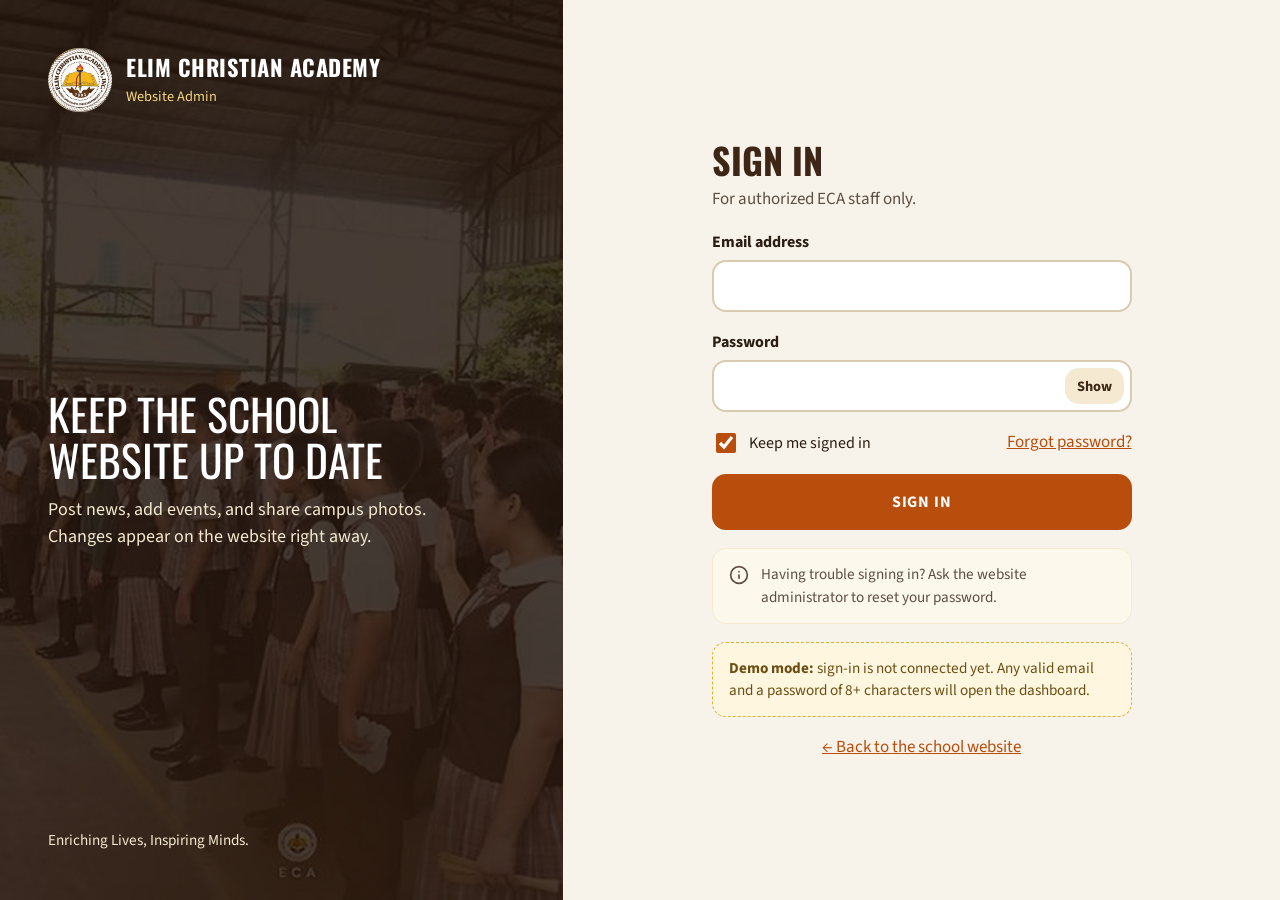
<file: admin/dashboard.html>
<!DOCTYPE html>
<html lang="en">
<head>
  <meta charset="UTF-8">
  <meta name="viewport" content="width=device-width, initial-scale=1.0">
  <meta name="robots" content="noindex, nofollow">
  <title>Dashboard | ECA Website Admin</title>
  <link rel="icon" type="image/png" href="../assets/images/favicon.png">

  <link rel="preconnect" href="https://fonts.googleapis.com">
  <link rel="preconnect" href="https://fonts.gstatic.com" crossorigin>
  <link href="https://fonts.googleapis.com/css2?family=Oswald:wght@600;700&family=Source+Sans+3:wght@400;600;700&display=swap" rel="stylesheet">
  <link rel="stylesheet" href="css/admin.css">
</head>
<body data-page="dashboard">
  <div class="admin">
    <!-- Filled in by js/layout.js -->
    <aside class="sidebar" id="sidebar"></aside>
    <header class="mobilebar" id="mobileBar"></header>

    <main class="main" id="main">
      <div class="page-head">
        <div>
          <p class="page-head__date" id="todayDate"></p>
          <h1 class="page-title">Welcome back! What would you like to do today?</h1>
        </div>
      </div>

      <!-- Shown if the data can't be loaded -->
      <div class="alert alert--error" id="loadError" role="alert" hidden>
        <span>Couldn't load the latest content. Please refresh the page.</span>
      </div>

      <!-- ===== Task tiles (numbers filled in by js/dashboard.js) ===== -->
      <section class="tiles" aria-label="Quick tasks">
        <article class="tile tile--news">
          <div class="tile__top">
            <span class="tile__icon" aria-hidden="true">
              <svg viewBox="0 0 24 24" fill="none" stroke="currentColor" stroke-width="2" stroke-linecap="round" stroke-linejoin="round"><path d="M4 4h13v16H6a2 2 0 0 1-2-2z"/><path d="M17 8h3v10a2 2 0 0 1-2 2"/><path d="M8 8h5M8 12h5M8 16h3"/></svg>
            </span>
            <span class="tile__count" id="newsCount">–</span>
          </div>
          <h2 class="tile__title">News</h2>
          <p class="tile__note" id="newsNote">&nbsp;</p>
          <a href="news-form.html" class="btn btn--primary btn--block">+ Post News</a>
          <a href="news.html" class="tile__link">Manage all news</a>
        </article>

        <article class="tile tile--events">
          <div class="tile__top">
            <span class="tile__icon" aria-hidden="true">
              <svg viewBox="0 0 24 24" fill="none" stroke="currentColor" stroke-width="2" stroke-linecap="round" stroke-linejoin="round"><rect x="3" y="5" width="18" height="16" rx="2"/><path d="M3 10h18M8 3v4M16 3v4"/></svg>
            </span>
            <span class="tile__count" id="eventsCount">–</span>
          </div>
          <h2 class="tile__title">Events</h2>
          <p class="tile__note" id="eventsNote">&nbsp;</p>
          <a href="events.html" class="btn btn--dark btn--block">+ Add Event</a>
          <a href="events.html" class="tile__link">Manage all events</a>
        </article>

        <article class="tile tile--photos">
          <div class="tile__top">
            <span class="tile__icon" aria-hidden="true">
              <svg viewBox="0 0 24 24" fill="none" stroke="currentColor" stroke-width="2" stroke-linecap="round" stroke-linejoin="round"><rect x="3" y="4" width="18" height="16" rx="2"/><circle cx="9" cy="10" r="2"/><path d="m21 16-5-5-9 9"/></svg>
            </span>
                        <span class="tile__count" id="albumsCount">–</span>
          </div>
          <h2 class="tile__title">Albums</h2>
          <p class="tile__note" id="albumsNote">&nbsp;</p>
          <a href="album-form.html" class="btn btn--gold btn--block">+ New Album</a>
          <a href="albums.html" class="tile__link">Manage albums</a>
        </article>

        <article class="tile tile--announcements">
          <div class="tile__top">
            <span class="tile__icon" aria-hidden="true">
              <svg viewBox="0 0 24 24" fill="none" stroke="currentColor" stroke-width="2" stroke-linecap="round" stroke-linejoin="round"><path d="M3 11v2h3l6 5V6L6 11z"/><path d="M16 9a4 4 0 0 1 0 6"/></svg>
            </span>
            <span class="tile__status" id="announcementStatus">–</span>
          </div>
          <h2 class="tile__title">Announcements</h2>
          <p class="tile__note" id="announcementNote">&nbsp;</p>
          <a href="announcements.html" class="btn btn--green btn--block">Edit messages</a>
          <span class="tile__link tile__link--plain">Top bar of the website</span>
        </article>
      </section>

      <!-- ===== Recent news + coming up ===== -->
      <div class="dash-grid">
        <section class="card">
          <div class="card__head">
            <h2 class="card__title">Recent news</h2>
            <a href="news.html" class="card__more">See all news &rarr;</a>
          </div>
          <ul class="item-list" id="recentNews">
            <li class="item-list__empty">Loading…</li>
          </ul>
        </section>

        <div class="dash-side">
          <section class="card">
            <div class="card__head">
              <h2 class="card__title">Coming up</h2>
              <a href="events.html" class="card__more">All events &rarr;</a>
            </div>
            <ul class="item-list" id="upcomingEvents">
              <li class="item-list__empty">Loading…</li>
            </ul>
          </section>

          <section class="card card--help">
            <h2 class="card__title">Need help?</h2>
            <p>Step-by-step guide with pictures: how to post news, add events, and upload photos.</p>
            <a href="#" class="card__more">Open the Admin Guide &rarr;</a>
            <!-- DEMO MODE: remove once Supabase is connected -->
            <button type="button" class="link-button" id="resetDemo">Reset demo data</button>
          </section>
        </div>
      </div>
    </main>

    <nav class="tabbar" id="tabbar" aria-label="Admin sections"></nav>
  </div>

  <!-- Order matters: helpers → data → layout → this page -->
  <script src="js/utils.js"></script>
  <script src="js/store.js"></script>
  <script src="js/layout.js"></script>
  <script src="js/dashboard.js"></script>
</body>
</html>
</file>
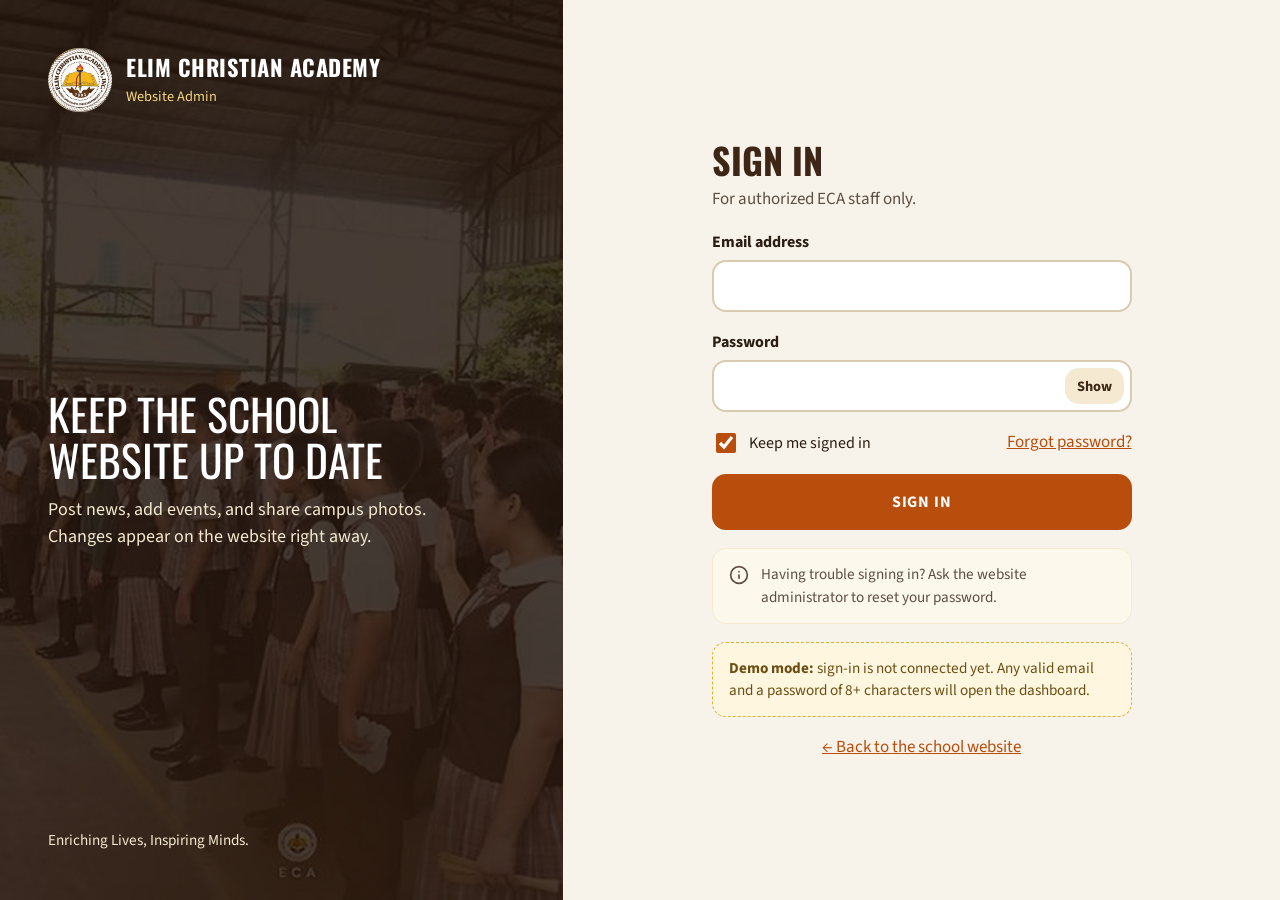
<file: admin/events.html>
<!DOCTYPE html>
<html lang="en">
<head>
  <meta charset="UTF-8">
  <meta name="viewport" content="width=device-width, initial-scale=1.0">
  <meta name="robots" content="noindex, nofollow">
  <title>Events | ECA Website Admin</title>
  <link rel="icon" type="image/png" href="../assets/images/favicon.png">

  <link rel="preconnect" href="https://fonts.googleapis.com">
  <link rel="preconnect" href="https://fonts.gstatic.com" crossorigin>
  <link href="https://fonts.googleapis.com/css2?family=Oswald:wght@600;700&family=Source+Sans+3:wght@400;600;700&display=swap" rel="stylesheet">
  <link rel="stylesheet" href="css/admin.css">
</head>
<body data-page="events">
  <div class="admin">
    <aside class="sidebar" id="sidebar"></aside>
    <header class="mobilebar" id="mobileBar"></header>

    <main class="main" id="main">
      <div class="page-head">
        <div>
          <h1 class="page-title">Events &amp; Calendar</h1>
          <p class="page-head__sub">Events appear in the Upcoming Dates box on the homepage and in the School Calendar on the News &amp; Events page.</p>
        </div>
        <button type="button" class="btn btn--primary btn--lg" id="addEventButton">+ Add Event</button>
      </div>

      <div class="events-layout">
        <!-- ===== Left: the list ===== -->
        <section class="events-list" aria-label="Events">
          <div class="toolbar">
            <div class="segmented" role="group" aria-label="Show">
              <button type="button" class="segmented__btn" data-view="upcoming" aria-pressed="true">Upcoming (<span id="countUpcoming">0</span>)</button>
              <button type="button" class="segmented__btn" data-view="past" aria-pressed="false">Past (<span id="countPast">0</span>)</button>
            </div>
          </div>

          <div class="table-card">
            <ul class="table-list" id="eventList">
              <li class="item-list__empty">Loading…</li>
            </ul>
          </div>
        </section>

        <!-- ===== Right: add / edit form ===== -->
        <form class="card event-form" id="eventForm" novalidate>
          <h2 class="card__title" id="formHeading">Add an Event</h2>

          <div class="alert alert--error" id="formError" role="alert" hidden></div>

          <div class="field">
            <label class="field__label" for="title">Event name <span class="required">*</span></label>
            <input class="input" id="title" name="title" type="text" maxlength="120" required aria-describedby="titleError">
            <span class="field__error" id="titleError">Please add the event name.</span>
          </div>

          <div class="form-row">
            <div class="field">
              <label class="field__label" for="start">Start date <span class="required">*</span></label>
              <input class="input" id="start" name="start" type="date" required aria-describedby="startError">
              <span class="field__error" id="startError">Please choose a start date.</span>
            </div>
            <div class="field">
              <label class="field__label" for="end">End date <span class="field__optional">(optional)</span></label>
              <input class="input" id="end" name="end" type="date" aria-describedby="endHint endError">
              <span class="field__error" id="endError">End date can't be before the start date.</span>
            </div>
          </div>
          <p class="field__hint" id="endHint">Leave End date empty for one-day events.</p>
          
          <div class="field">
            <label class="field__label" for="type">Type</label>
            <select class="select" id="type" name="type" aria-describedby="typeHint"></select>
            <span class="field__hint" id="typeHint">Sets the colour on the public calendar.</span>
          </div>
          
          <div class="field">
            <label class="field__label" for="note">Short note <span class="field__optional">(optional)</span></label>
            <textarea class="textarea" id="note" name="note" maxlength="200" rows="3" placeholder="Example: No classes. Parents are invited." aria-describedby="noteCount"></textarea>
            <span class="field__hint field__hint--right" id="noteCount">0 / 200 characters</span>
          </div>

          <div class="event-form__actions">
            <button type="button" class="btn btn--link" id="clearButton">Clear</button>
            <button type="submit" class="btn btn--primary" id="saveButton">Save Event</button>
          </div>
        </form>
      </div>
    </main>

    <nav class="tabbar" id="tabbar" aria-label="Admin sections"></nav>
  </div>

  <script src="js/utils.js"></script>
  <script src="js/store.js"></script>
  <script src="js/layout.js"></script>
  <script src="js/ui.js"></script>
  <script src="js/events.js"></script>
</body>
</html>
</file>
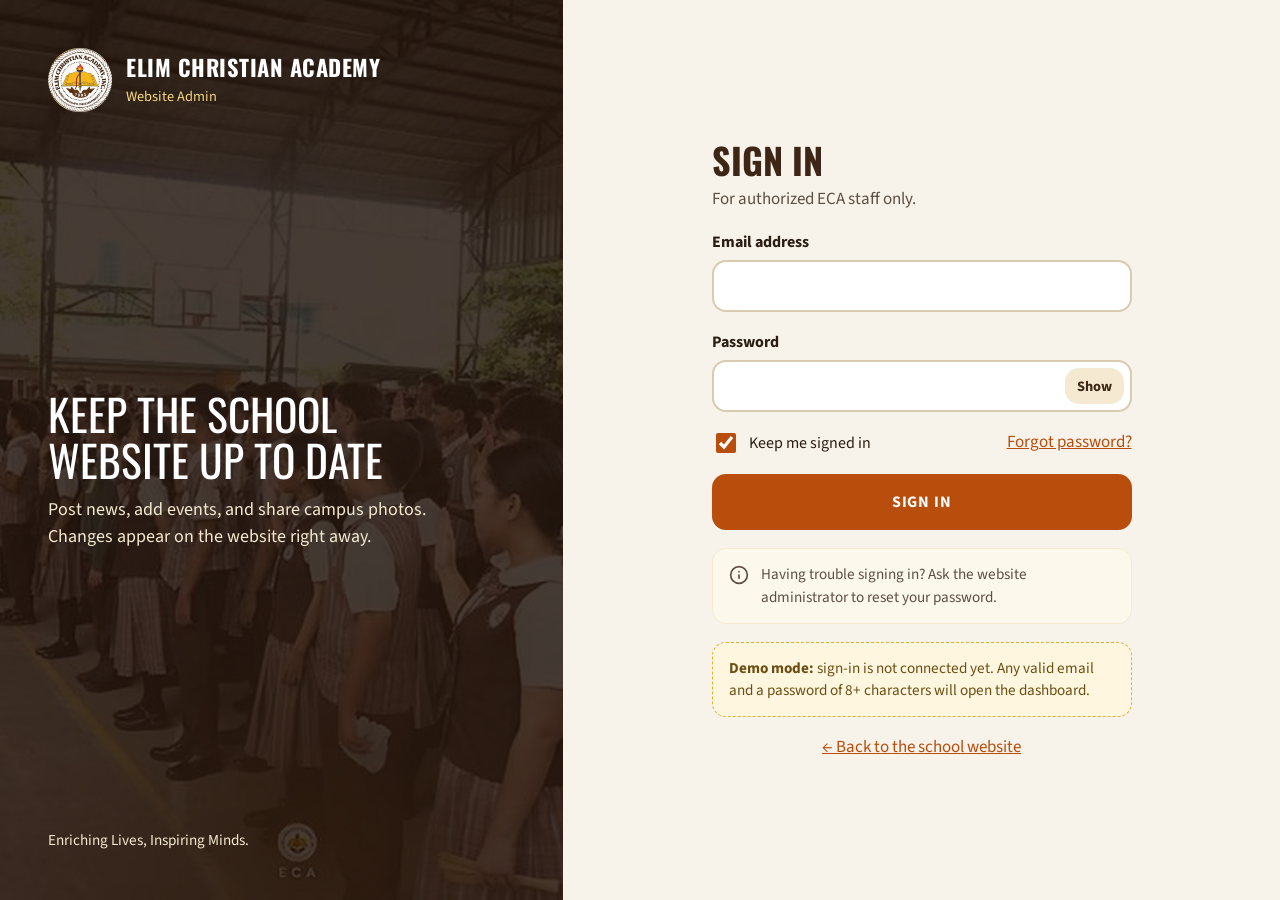
<file: admin/login.html>
<!DOCTYPE html>
<html lang="en">
<head>
  <meta charset="UTF-8">
  <meta name="viewport" content="width=device-width, initial-scale=1.0">
  <!-- Admin pages should never appear in Google search results -->
  <meta name="robots" content="noindex, nofollow">
  <title>Sign in | ECA Website Admin</title>
  <link rel="icon" type="image/png" href="../assets/images/favicon.png">

  <link rel="preconnect" href="https://fonts.googleapis.com">
  <link rel="preconnect" href="https://fonts.gstatic.com" crossorigin>
  <link href="https://fonts.googleapis.com/css2?family=Oswald:wght@600;700&family=Source+Sans+3:wght@400;600;700&display=swap" rel="stylesheet">
  <link rel="stylesheet" href="css/admin.css">
</head>
<body>
  <div class="login">
    <aside class="login__side">
      <div class="login__side-inner">
        <div class="login__brand">
          <img src="../assets/images/logo.png" alt="">
          <div>
            <strong>Elim Christian Academy</strong>
            <span>Website Admin</span>
          </div>
        </div>
        <div>
          <p class="login__headline">Keep the school<br>website up to date</p>
          <p class="login__lead">Post news, add events, and share campus photos. Changes appear on the website right away.</p>
        </div>
        <p class="login__tagline">Enriching Lives, Inspiring Minds.</p>
      </div>
    </aside>

    <main class="login__main">
      <form class="login__form" id="loginForm" novalidate>
        <div>
          <h1 class="page-title">Sign in</h1>
          <p style="margin-top: 6px; color: var(--muted);">For authorized ECA staff only.</p>
        </div>

        <!-- Shown when sign-in fails -->
        <div class="alert alert--error" id="loginError" role="alert" hidden>
          <svg viewBox="0 0 24 24" fill="none" stroke="currentColor" stroke-width="2" stroke-linecap="round" stroke-linejoin="round" aria-hidden="true"><circle cx="12" cy="12" r="10"/><path d="M12 8v5M12 16h.01"/></svg>
          <span id="loginErrorText">Wrong email or password. Please try again.</span>
        </div>

        <div class="field" id="emailField">
          <label class="field__label" for="email">Email address</label>
          <input class="input" id="email" name="email" type="email" autocomplete="username" required aria-describedby="emailError">
          <span class="field__error" id="emailError">Please enter a valid email address.</span>
        </div>

        <div class="field" id="passwordField">
          <label class="field__label" for="password">Password</label>
          <div class="password-wrap">
            <input class="input" id="password" name="password" type="password" autocomplete="current-password" required aria-describedby="passwordError">
            <button type="button" class="password-toggle" id="passwordToggle" aria-controls="password" aria-pressed="false">Show</button>
          </div>
          <span class="field__error" id="passwordError">Please enter your password.</span>
        </div>

        <div class="login__row">
          <label class="checkbox"><input type="checkbox" id="remember" checked>Keep me signed in</label>
          <a href="#" id="forgotLink">Forgot password?</a>
        </div>

        <button type="submit" class="btn btn--primary btn--block btn--lg" id="loginButton">Sign in</button>

        <div class="alert alert--info">
          <svg viewBox="0 0 24 24" fill="none" stroke="currentColor" stroke-width="2" stroke-linecap="round" stroke-linejoin="round" aria-hidden="true"><circle cx="12" cy="12" r="10"/><path d="M12 16v-4M12 8h.01"/></svg>
          <span>Having trouble signing in? Ask the website administrator to reset your password.</span>
        </div>

        <!-- DEMO MODE: remove this box once Supabase sign-in is connected -->
        <div class="alert alert--demo">
          <span><strong>Demo mode:</strong> sign-in is not connected yet. Any valid email and a password of 8+ characters will open the dashboard.</span>
        </div>

        <a class="login__back" href="../index.html">&larr; Back to the school website</a>
      </form>
    </main>
  </div>

  <script src="js/login.js"></script>
</body>
</html>
</file>
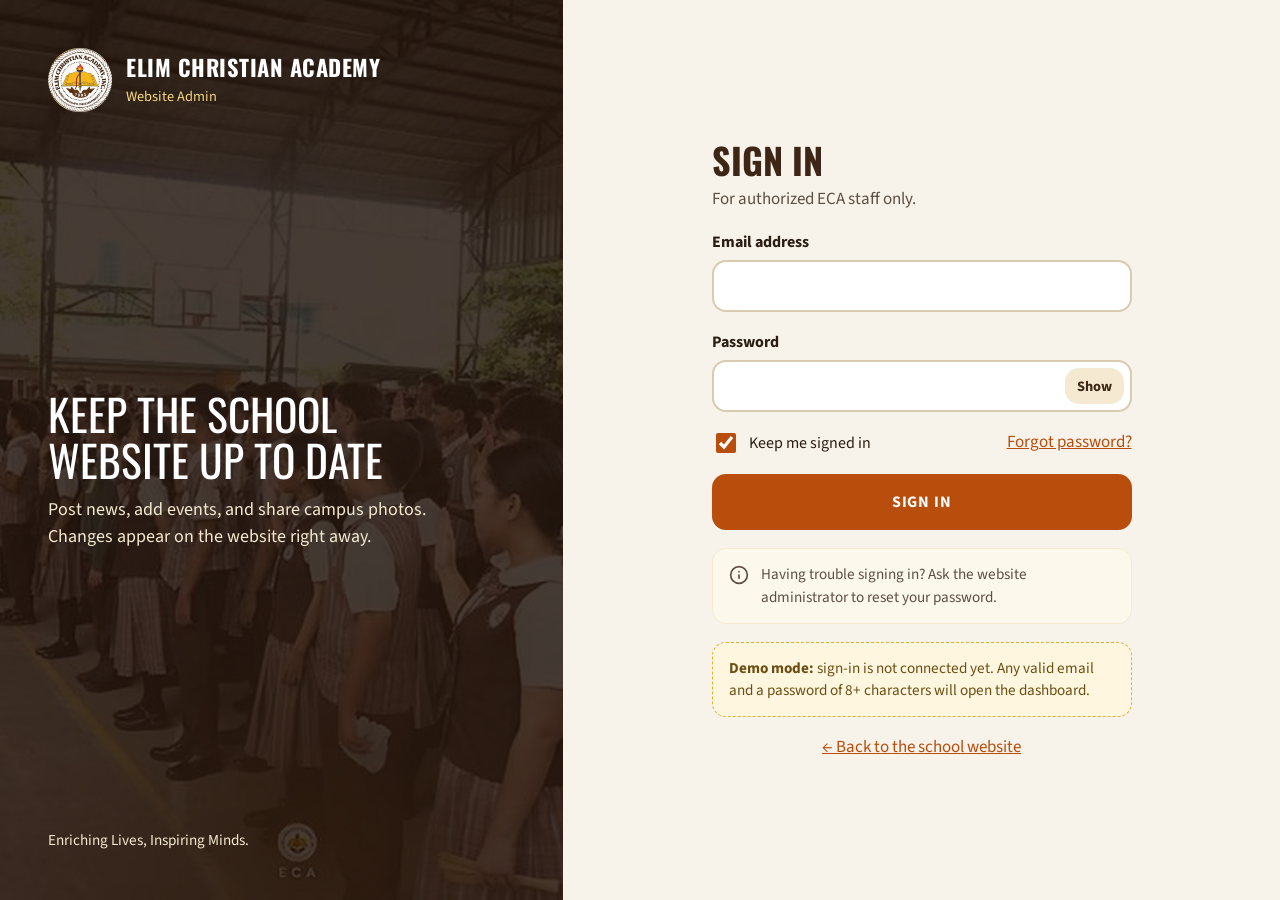
<file: admin/news-form.html>
<!DOCTYPE html>
<html lang="en">
<head>
  <meta charset="UTF-8">
  <meta name="viewport" content="width=device-width, initial-scale=1.0">
  <meta name="robots" content="noindex, nofollow">
  <title>Add News | ECA Website Admin</title>
  <link rel="icon" type="image/png" href="../assets/images/favicon.png">

  <link rel="preconnect" href="https://fonts.googleapis.com">
  <link rel="preconnect" href="https://fonts.gstatic.com" crossorigin>
  <link href="https://fonts.googleapis.com/css2?family=Oswald:wght@600;700&family=Source+Sans+3:wght@400;600;700&display=swap" rel="stylesheet">
  <link rel="stylesheet" href="css/admin.css">
</head>
<body data-page="news">
  <div class="admin">
    <aside class="sidebar" id="sidebar"></aside>
    <header class="mobilebar" id="mobileBar"></header>

    <main class="main" id="main">
      <div class="page-head">
        <div>
          <p class="breadcrumb"><a href="news.html">News</a> <span aria-hidden="true">›</span> <span id="crumbCurrent">Add News</span></p>
          <h1 class="page-title" id="formTitle">Add News</h1>
        </div>
      </div>

      <div class="alert alert--error" id="formError" role="alert" hidden></div>

      <form id="newsForm" class="form-layout" novalidate>
        <!-- ===== Left: the fields ===== -->
        <div class="card form-card">
          <div class="field">
            <label class="field__label" for="title">Title <span class="required">*</span></label>
            <input class="input" id="title" name="title" type="text" maxlength="120" required aria-describedby="titleHint titleError">
            <span class="field__hint" id="titleHint">Keep it short. Example: "Recognition Day 2027 Highlights"</span>
            <span class="field__error" id="titleError">Please add a title.</span>
          </div>

          <div class="form-row">
            <div class="field">
              <label class="field__label" for="category">Category <span class="required">*</span></label>
              <select class="select" id="category" name="category" required aria-describedby="categoryError">
                <option value="">Choose a category</option>
              </select>
              <span class="field__error" id="categoryError">Please choose a category.</span>
            </div>
            <div class="field">
              <label class="field__label" for="date">Date <span class="required">*</span></label>
              <input class="input" id="date" name="date" type="date" required aria-describedby="dateError">
              <span class="field__error" id="dateError">Please choose a date.</span>
            </div>
          </div>

          <div class="field" id="photoField">
            <span class="field__label" id="photoLabel">Photo <span class="required">*</span></span>

            <!-- Before a photo is chosen -->
            <label class="dropzone" id="dropzone" for="photoInput">
              <svg viewBox="0 0 24 24" fill="none" stroke="currentColor" stroke-width="2" stroke-linecap="round" stroke-linejoin="round" aria-hidden="true"><path d="M12 16V4M6 10l6-6 6 6"/><path d="M4 16v3a1 1 0 0 0 1 1h14a1 1 0 0 0 1-1v-3"/></svg>
              <strong>Choose a photo</strong>
              <span>or drag it here · JPG, PNG or WEBP</span>
            </label>
            <input type="file" id="photoInput" accept="image/jpeg,image/png,image/webp" class="sr-only" aria-labelledby="photoLabel" aria-describedby="photoError">

            <!-- After a photo is chosen -->
            <div class="photo-picked" id="photoPicked" hidden>
              <img id="photoThumb" alt="Selected photo">
              <div class="photo-picked__info">
                <span class="photo-picked__name" id="photoName"></span>
                <div class="photo-picked__buttons">
                  <label for="photoInput" class="btn btn--outline btn--sm">Change photo</label>
                  <button type="button" class="btn btn--danger btn--sm" id="removePhoto">Remove</button>
                </div>
                <span class="field__hint">Large photos are made smaller automatically.</span>
              </div>
            </div>
            <span class="field__error" id="photoError">Please add a photo.</span>

            <label class="checkbox">
              <input type="checkbox" id="isPoster">
              This is a poster with text (show the whole image, no cropping)
            </label>
          </div>

                    <div class="field">
            <label class="field__label" for="summary">Short description</label>
            <textarea class="textarea" id="summary" name="summary" maxlength="300" rows="3" aria-describedby="summaryHint summaryCount"></textarea>
            <span class="field__hint" id="summaryHint">One or two sentences. Shown on the post's page when there is no article text.</span>
            <span class="field__hint field__hint--right" id="summaryCount">0 / 300 characters</span>
          </div>

          <div class="field">
            <label class="field__label" for="body">Article text <span class="field__optional">(optional)</span></label>
            <textarea class="textarea textarea--article" id="body" name="body" maxlength="5000" rows="12" aria-describedby="bodyHint bodyCount"></textarea>
            <span class="field__hint" id="bodyHint">Shown on the post's page exactly as you type it. Press Enter for a new line and leave an empty line between paragraphs. You can paste the text of the Facebook post here.</span>
            <span class="field__hint field__hint--right" id="bodyCount">0 / 5000 characters</span>
          </div>

          <div class="field">
            <label class="field__label" for="author">Posted by <span class="field__optional">(optional)</span></label>
            <input class="input" id="author" name="author" type="text" maxlength="60" placeholder="Example: Registrar's Office" aria-describedby="authorHint">
            <span class="field__hint" id="authorHint">An office or group name is best. Leave empty to hide it.</span>
          </div>

          <div class="field">
            <label class="field__label" for="facebookUrl">Facebook post link <span class="field__optional">(optional)</span></label>
            <input class="input" id="facebookUrl" name="facebookUrl" type="url" placeholder="https://www.facebook.com/…" aria-describedby="fbHint fbError">
            <span class="field__hint" id="fbHint">If added, the post's page shows a "View the original post on Facebook" button.</span>
            <span class="field__error" id="fbError">Please paste a full Facebook link starting with https://</span>
          </div>
        </div>

        <!-- ===== Right: preview + status ===== -->
        <div class="form-side">
          <section class="card">
            <h2 class="card__title">Preview</h2>
            <p class="field__hint">This is how it will look on the homepage.</p>
            <div class="news-preview">
              <div class="news-preview__media" id="previewMedia">
                <span class="news-preview__empty">Photo will appear here</span>
              </div>
              <div class="news-preview__body">
                <span class="tag" id="previewCategory">Category</span>
                <strong class="news-preview__title" id="previewTitle">Your title will appear here</strong>
                <span class="news-preview__more">Read more →</span>
              </div>
            </div>
          </section>

          <section class="card">
            <h2 class="card__title">Facebook</h2>
            <label class="checkbox">
              <input type="checkbox" id="shareToFacebook" disabled aria-describedby="facebookHint">
              Also post to the school's Facebook page
            </label>
            <p class="field__hint" id="facebookHint">Available once the website is connected to the Facebook page.</p>
          </section>

          <section class="card">
            <h2 class="card__title">Status</h2>
            <p id="statusText" class="status-text">New post, not saved yet.</p>
            <p class="field__hint"><strong>Publish</strong> shows it on the website right away. <strong>Save as Draft</strong> keeps it hidden so you can finish it later.</p>
          </section>
        </div>

        <!-- ===== Buttons (stick to the bottom of the screen) ===== -->
        <div class="form-actions">
          <a href="news.html" class="btn btn--link" id="cancelLink">Cancel</a>
          <button type="submit" class="btn btn--outline" data-status="draft" id="draftButton">Save as Draft</button>
          <button type="submit" class="btn btn--primary" data-status="published" id="publishButton">Publish</button>
        </div>
      </form>
    </main>

    <nav class="tabbar" id="tabbar" aria-label="Admin sections"></nav>
  </div>

  <script src="js/utils.js"></script>
  <script src="js/store.js"></script>
  <script src="js/layout.js"></script>
  <script src="js/news-form.js"></script>
</body>
</html>
</file>
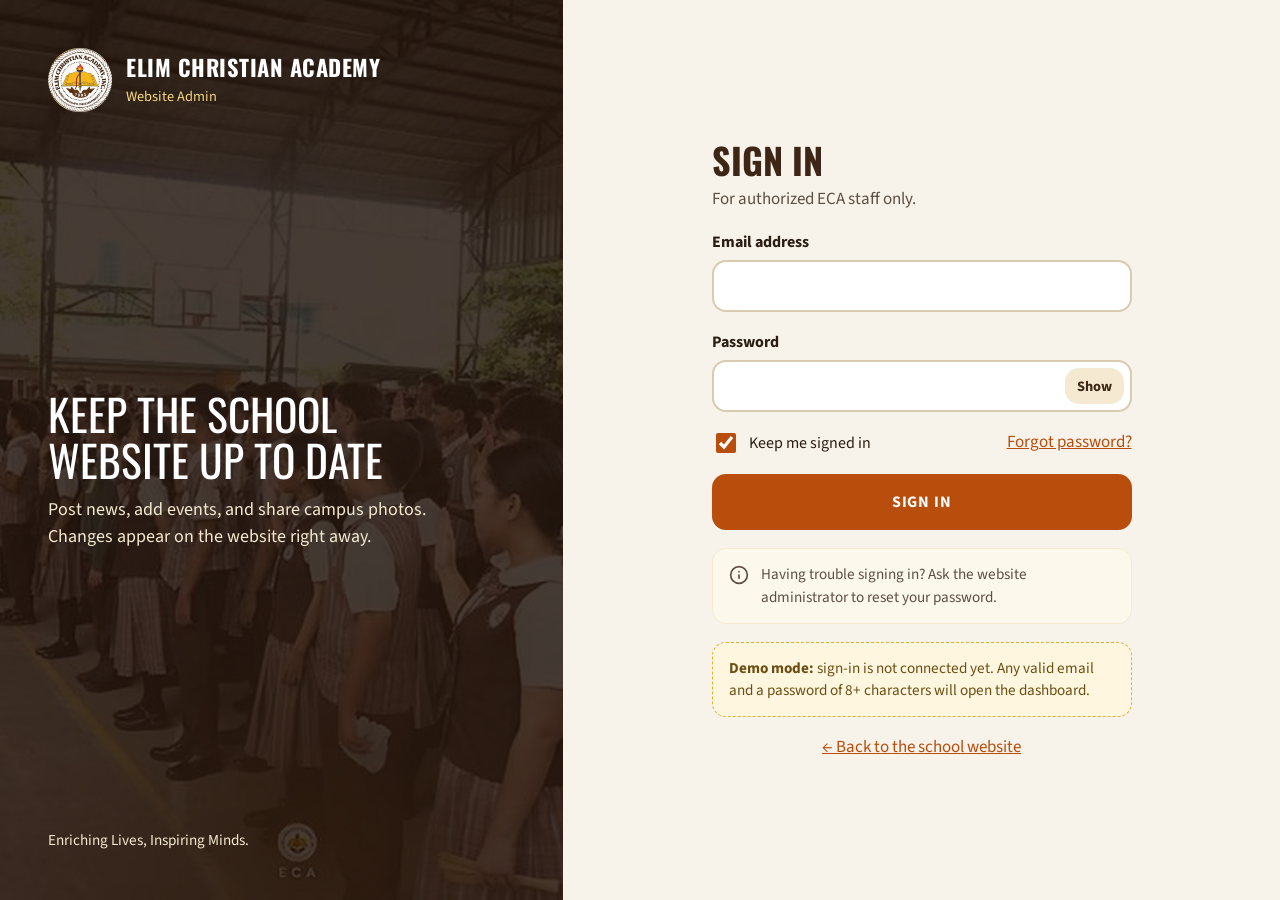
<file: admin/news.html>
<!DOCTYPE html>
<html lang="en">
<head>
  <meta charset="UTF-8">
  <meta name="viewport" content="width=device-width, initial-scale=1.0">
  <meta name="robots" content="noindex, nofollow">
  <title>News | ECA Website Admin</title>
  <link rel="icon" type="image/png" href="../assets/images/favicon.png">

  <link rel="preconnect" href="https://fonts.googleapis.com">
  <link rel="preconnect" href="https://fonts.gstatic.com" crossorigin>
  <link href="https://fonts.googleapis.com/css2?family=Oswald:wght@600;700&family=Source+Sans+3:wght@400;600;700&display=swap" rel="stylesheet">
  <link rel="stylesheet" href="css/admin.css">
</head>
<body data-page="news">
  <div class="admin">
    <aside class="sidebar" id="sidebar"></aside>
    <header class="mobilebar" id="mobileBar"></header>

    <main class="main" id="main">
      <div class="page-head">
        <div>
          <h1 class="page-title">News</h1>
          <p class="page-head__sub">Published posts appear in News &amp; Events on the homepage, newest first.</p>
        </div>
        <a href="news-form.html" class="btn btn--primary btn--lg">+ Add News</a>
      </div>

      <!-- ===== Filters ===== -->
      <div class="toolbar">
        <div class="segmented" role="group" aria-label="Show">
          <button type="button" class="segmented__btn" data-status="all" aria-pressed="true">All (<span id="countAll">0</span>)</button>
          <button type="button" class="segmented__btn" data-status="published" aria-pressed="false">Published (<span id="countPublished">0</span>)</button>
          <button type="button" class="segmented__btn" data-status="draft" aria-pressed="false">Drafts (<span id="countDraft">0</span>)</button>
        </div>
        <label for="search" class="sr-only">Search news</label>
        <input type="search" id="search" class="input toolbar__search" placeholder="Search by title…">
        <label for="categoryFilter" class="sr-only">Category</label>
        <select id="categoryFilter" class="select toolbar__select">
          <option value="">All categories</option>
        </select>
      </div>

      <!-- ===== List ===== -->
      <section class="table-card" aria-label="News posts">
        <div class="table-head" aria-hidden="true">
          <span>Photo</span><span>Title</span><span>Date</span><span>Status</span><span>Actions</span>
        </div>
        <ul class="table-list" id="newsList">
          <li class="item-list__empty">Loading…</li>
        </ul>
      </section>

      <div class="pager">
        <span id="pagerText"></span>
        <div class="pager__buttons">
          <button type="button" class="btn btn--outline" id="prevPage">Previous</button>
          <button type="button" class="btn btn--outline" id="nextPage">Next</button>
        </div>
      </div>
    </main>

    <nav class="tabbar" id="tabbar" aria-label="Admin sections"></nav>
  </div>

  <script src="js/utils.js"></script>
  <script src="js/store.js"></script>
  <script src="js/layout.js"></script>
  <script src="js/ui.js"></script>
  <script src="js/news-list.js"></script>
</body>
</html>
</file>
<file: css/style.css>
/* =========================================================
   Elim Christian Academy - Main Stylesheet
   Palette from the school seal: deep brown, gold, cream,
   with the torch-flame orange as the call-to-action accent.
   ========================================================= */

:root {
  --brown-950: #1f1209;
  --brown-900: #2b1a0e;
  --brown-800: #3d2616;
  --brown-700: #54361f;
  --brown-500: #8a6240;
  --gold-600: #b8860b;
  --gold-500: #e0b12f;
  --gold-300: #f5d77e;
  --accent: #b84d0c;       /* darkened torch orange: passes WCAG AA with white text */
  --accent-dark: #963e08;
  --cream-100: #fdf8ec;
  --cream-200: #f5ead1;
  --ink: #2a1d14;
  --muted: #6d5d4f;
  --white: #ffffff;

  --font-display: "Oswald", "Arial Narrow", Arial, sans-serif;
  --font-head: "Montserrat", "Segoe UI", Arial, sans-serif;
  --font-body: "Source Sans 3", "Segoe UI", Arial, sans-serif;
  --font-accent: "Lora", Georgia, serif;

  /* Corners follow the font of the main text inside each element.
     Elements with no text (photos, icon buttons) keep the corner of their level. */
  --radius-display: 3px;   /* Oswald: tall and straight, almost square */
  --radius-head: 14px;     /* Montserrat: round and geometric */
  --radius-body: 14px;     /* Source Sans 3: same as Montserrat (only two corner sizes) */
  --radius-accent: 14px;   /* Lora: same as Montserrat (only two corner sizes) */
  /* Older names used throughout this file */
  --radius-lg: var(--radius-display);  /* sections and large panels */
  --radius: var(--radius-head);        /* cards, boxes, photos */
  --radius-sm: var(--radius-body);     /* controls without text */
  --shadow: 0 10px 30px rgba(43, 26, 14, 0.14);
  --shadow-lg: 0 18px 44px rgba(43, 26, 14, 0.22);
  --header-h: 76px;
  --container: 1240px;
  --section-y: 64px;
}

*,
*::before,
*::after { box-sizing: border-box; }

html { scroll-behavior: smooth; }

body {
  margin: 0;
  font-family: var(--font-body);
  font-size: 1.0625rem;
  line-height: 1.6;
  color: var(--ink);
  background: var(--white);
  overflow-x: hidden;
}

img { max-width: 100%; display: block; }
a { color: inherit; }
h1, h2, h3 { font-family: var(--font-head); line-height: 1.15; margin: 0; }
p { margin: 0; }
figure { margin: 0; }
svg { width: 1em; height: 1em; fill: currentColor; flex-shrink: 0; }
.sprite { display: none; }

.container {
  width: 100%;
  max-width: var(--container);
  margin: 0 auto;
  padding: 0 24px;
}

.sr-only {
  position: absolute; width: 1px; height: 1px;
  padding: 0; margin: -1px; overflow: hidden;
  clip: rect(0, 0, 0, 0); white-space: nowrap; border: 0;
}

.skip-link {
  position: absolute; left: 12px; top: -60px; z-index: 300;
  background: var(--gold-500); color: var(--brown-900);
  padding: 10px 16px; border-radius: 6px; font-weight: 700;
}
.skip-link:focus { top: 12px; }

:focus-visible { outline: 3px solid var(--gold-500); outline-offset: 3px; }

section[id] { scroll-margin-top: calc(var(--header-h) - 8px); }

/* ---------- Shared type ---------- */
.kicker {
  display: inline-flex; align-items: center; gap: 10px;
  font-family: var(--font-head); font-weight: 800; font-size: .82rem;
  letter-spacing: 2.5px; text-transform: uppercase; color: var(--accent);
  margin-bottom: 8px;
}
.kicker::before { content: ""; width: 28px; height: 3px; background: currentColor; border-radius: 2px; }
.kicker--light { color: var(--gold-300); }

.section-title {
  font-family: var(--font-display); font-weight: 700;
  font-size: clamp(2rem, 4.2vw, 3.1rem);
  text-transform: uppercase; letter-spacing: .5px; line-height: 1.05;
  color: var(--brown-800);
}
.section-title span { color: var(--accent); }
.section-title--light { color: var(--white); }
.section-title--light span { color: var(--gold-500); }

.section-sub { color: var(--muted); max-width: 620px; margin-top: 10px; font-size: 1.1rem; }

.section { padding: var(--section-y) 0; }

.section-head {
  display: flex; align-items: flex-end; justify-content: space-between; gap: 16px 24px;
  flex-wrap: wrap; margin-bottom: 32px;
}
.section-head--center { flex-direction: column; align-items: center; text-align: center; }
.section-head--center .kicker::after { content: ""; width: 28px; height: 3px; background: currentColor; border-radius: 2px; }

/* ---------- Buttons ---------- */
.btn {
  display: inline-flex; align-items: center; justify-content: center; gap: 8px;
  font-family: var(--font-head); font-weight: 800; letter-spacing: .3px;
  text-decoration: none; border-radius: 999px;
  border: 2px solid transparent; cursor: pointer; white-space: nowrap;
  transition: background-color .2s, color .2s, transform .2s, box-shadow .2s, border-color .2s;
}
.btn svg { width: 18px; height: 18px; }
.btn:hover { transform: translateY(-2px); }
.btn--sm { padding: 10px 20px; font-size: .88rem; }
.btn--lg { padding: 15px 34px; font-size: 1rem; }

.btn--gold { background: var(--gold-500); color: var(--brown-900); box-shadow: 0 8px 22px rgba(224,177,47,.35); }
.btn--gold:hover { background: var(--gold-300); }

.btn--accent { background: var(--accent); color: var(--white); box-shadow: 0 8px 20px rgba(184,77,12,.35); }
.btn--accent:hover { background: var(--accent-dark); }

.btn--dark { background: var(--brown-800); color: var(--white); padding: 14px 28px; font-size: .95rem; }
.btn--dark:hover { background: var(--brown-900); }

.btn--light { background: var(--white); color: var(--brown-900); }
.btn--light:hover { background: var(--cream-100); }

.btn--ghost { border-color: rgba(255,255,255,.75); color: var(--white); background: rgba(255,255,255,.08); }
.btn--ghost:hover { background: var(--white); color: var(--brown-900); }

.btn--outline-dark { border-color: var(--brown-800); color: var(--brown-800); }
.btn--outline-dark:hover { background: var(--brown-800); color: var(--white); }

.btn--pulse { position: relative; }
.btn--pulse::after {
  content: ""; position: absolute; inset: -2px; border-radius: inherit;
  border: 2px solid currentColor; opacity: 0;
  animation: pulse-ring 2.2s ease-out infinite;
}
.btn--gold.btn--pulse::after { border-color: var(--gold-500); }
.btn--accent.btn--pulse::after { border-color: var(--accent); }

@keyframes pulse-ring {
  0% { transform: scale(1); opacity: .7; }
  100% { transform: scale(1.25, 1.5); opacity: 0; }
}

.link-arrow {
  display: inline-flex; align-items: center; gap: 6px;
  font-family: var(--font-head); font-weight: 800; font-size: .9rem;
  color: var(--accent); text-decoration: none;
}
.link-arrow::after { content: "\2192"; transition: transform .2s; }
.link-arrow:hover::after { transform: translateX(4px); }

/* ---------- Seal placeholder ---------- */
.seal {
  display: grid; place-items: center; flex-shrink: 0;
  width: 56px; height: 56px; border-radius: 50%;
  background: radial-gradient(circle at 35% 30%, var(--brown-700), var(--brown-900));
  color: var(--gold-300);
  border: 3px solid var(--gold-500);
  box-shadow: inset 0 0 0 2px var(--brown-900), inset 0 0 0 3px var(--gold-300), 0 4px 10px rgba(43,26,14,.25);
  font-family: var(--font-display); font-weight: 700; font-size: 1.05rem; letter-spacing: 1px;
}
.seal--sm { width: 42px; height: 42px; font-size: .8rem; border-width: 2px; }

/* ---------- Ticker ---------- */
.ticker {
  display: flex; align-items: stretch;
  background: var(--gold-500); color: var(--brown-900);
  font-weight: 700; font-size: .92rem; overflow: hidden;
}
.ticker__label {
  display: inline-flex; align-items: center; gap: 8px; flex-shrink: 0;
  padding: 8px 18px; background: var(--accent); color: var(--white);
  font-family: var(--font-head); font-weight: 800; font-size: .78rem;
  letter-spacing: 1.5px; text-transform: uppercase;
  clip-path: polygon(0 0, 100% 0, calc(100% - 12px) 100%, 0 100%);
  padding-right: 28px;
}
.ticker__label svg { width: 18px; height: 18px; }
.ticker__viewport { flex: 1; overflow: hidden; display: flex; align-items: center; padding-left: 28px; }
.ticker__track {
  display: flex; gap: 56px; list-style: none; margin: 0; padding: 0 56px 0 0;
  white-space: nowrap; animation: ticker 40s linear infinite;
}
.ticker:hover .ticker__track { animation-play-state: paused; }
.ticker__track li { position: relative; }
.ticker__track li::before {
  content: "\2605"; position: absolute; left: -36px; color: var(--accent);
}
.ticker__track a { text-decoration: none; }
.ticker__track a:hover { text-decoration: underline; }

@keyframes ticker {
  from { transform: translateX(0); }
  to { transform: translateX(-50%); }
}

/* ---------- Top bar ---------- */
.topbar { background: var(--brown-900); color: var(--cream-200); font-size: .88rem; }
.topbar__inner { display: flex; align-items: center; justify-content: space-between; gap: 16px; min-height: 40px; }
.topbar__motto { font-family: var(--font-accent); font-style: italic; color: var(--gold-300); }
.topbar__motto span { font-family: var(--font-body); font-style: normal; color: var(--cream-200); opacity: .7; margin-left: 4px; }
.topbar__contacts { display: flex; align-items: center; gap: 22px; list-style: none; margin: 0; padding: 0; }
.topbar__contacts a { display: inline-flex; align-items: center; gap: 6px; text-decoration: none; }
.topbar__contacts a:hover { color: var(--gold-300); }
.topbar svg { width: 15px; height: 15px; color: var(--gold-500); }
.topbar__social { display: flex; gap: 6px; }
.topbar__social a {
  width: 28px; height: 28px; justify-content: center; border-radius: 50%;
  background: rgba(255,255,255,.08);
}
.topbar__social a:hover { background: var(--gold-500); }
.topbar__social a:hover svg { color: var(--brown-900); }

/* ---------- Header ---------- */
.site-header {
  position: sticky; top: 0; z-index: 100;
  background: rgba(255,255,255,.97);
  border-bottom: 4px solid var(--gold-500);
  transition: box-shadow .25s;
}
.site-header.is-scrolled { box-shadow: 0 6px 24px rgba(43,26,14,.14); }
.site-header__inner {
  display: flex; align-items: center; justify-content: space-between;
  min-height: var(--header-h); transition: min-height .25s;
}
.site-header.is-scrolled .site-header__inner { min-height: 64px; }

.brand { display: flex; align-items: center; gap: 12px; text-decoration: none; }
.brand__logo {
  width: 60px; height: 60px; flex-shrink: 0;
  filter: drop-shadow(0 3px 6px rgba(43,26,14,.25));
  transition: width .25s, height .25s;
}
.site-header.is-scrolled .brand__logo { width: 50px; height: 50px; }
.brand__logo--lg { width: 72px; height: 72px; }
.chat__logo { width: 42px; height: 42px; flex-shrink: 0; }
.brand__text { display: flex; flex-direction: column; line-height: 1.1; }
.brand__text strong { font-family: var(--font-display); font-weight: 700; font-size: 1.4rem; text-transform: uppercase; letter-spacing: .5px; color: var(--brown-800); }
.brand__text small { color: var(--accent); font-weight: 700; font-size: .8rem; letter-spacing: .5px; text-transform: uppercase; }

.primary-nav { display: flex; align-items: center; gap: 22px; }
.primary-nav ul { display: flex; gap: 2px; list-style: none; margin: 0; padding: 0; }
.primary-nav ul a {
  position: relative; display: block; padding: 10px 14px;
  font-family: var(--font-head); font-weight: 700; font-size: .92rem;
  color: var(--brown-800); text-decoration: none;
}
.primary-nav ul a::after {
  content: ""; position: absolute; left: 14px; right: 14px; bottom: 4px; height: 3px;
  background: var(--accent); border-radius: 2px;
  transform: scaleX(0); transition: transform .25s;
}
.primary-nav ul a:hover { color: var(--accent); }
.primary-nav ul a:hover::after,
.primary-nav ul a[aria-current="page"]::after { transform: scaleX(1); }
.primary-nav ul a[aria-current="page"] { color: var(--accent); }

.nav-toggle {
  display: none; width: 46px; height: 46px; border-radius: var(--radius);
  background: var(--brown-800); border: 0; cursor: pointer; position: relative;
}
.nav-toggle__bar,
.nav-toggle__bar::before,
.nav-toggle__bar::after {
  position: absolute; left: 11px; width: 24px; height: 3px;
  background: var(--gold-300); border-radius: 2px; transition: transform .25s, background .25s;
}
.nav-toggle__bar { top: 50%; transform: translateY(-50%); }
.nav-toggle__bar::before, .nav-toggle__bar::after { content: ""; left: 0; }
.nav-toggle__bar::before { top: -8px; }
.nav-toggle__bar::after { top: 8px; }
.nav-toggle[aria-expanded="true"] .nav-toggle__bar { background: transparent; }
.nav-toggle[aria-expanded="true"] .nav-toggle__bar::before { transform: translateY(8px) rotate(45deg); }
.nav-toggle[aria-expanded="true"] .nav-toggle__bar::after { transform: translateY(-8px) rotate(-45deg); }

/* ---------- Hero carousel ---------- */
.hero {
  position: relative;
  height: min(86vh, 760px);
  min-height: 540px;
  overflow: hidden;
  background: var(--brown-950);
}
.hero__track { position: relative; height: 100%; }

.hero__slide {
  position: absolute; inset: 0;
  display: grid; place-items: center;
  padding: 0 90px 90px;
  opacity: 0; visibility: hidden;
  transition: opacity .9s ease, visibility .9s;
  overflow: hidden;
}
.hero__slide.is-active { opacity: 1; visibility: visible; }

.hero__bg {
  position: absolute; inset: 0;
  background-color: var(--brown-800);
  background-size: cover; background-position: center;
  transform: scale(1.12);
}
.hero__slide.is-active .hero__bg { animation: kenburns 9s ease-out forwards; }

.hero__slide::after {
  content: ""; position: absolute; inset: 0;
  background:
    radial-gradient(ellipse at 50% 45%, rgba(224,177,47,.18), transparent 60%),
    linear-gradient(180deg, rgba(31,18,9,.6) 0%, rgba(31,18,9,.45) 45%, rgba(31,18,9,.9) 100%);
}

.hero__content {
  position: relative; z-index: 2;
  max-width: 940px; text-align: center; color: var(--white);
}
.hero__slide.is-active .hero__content > * { animation: rise .8s ease both; }
.hero__slide.is-active .hero__content > *:nth-child(2) { animation-delay: .12s; }
.hero__slide.is-active .hero__content > *:nth-child(3) { animation-delay: .24s; }
.hero__slide.is-active .hero__content > *:nth-child(4) { animation-delay: .36s; }

.hero__eyebrow {
  display: inline-block; margin-bottom: 12px; padding: 6px 18px;
  border: 1px solid rgba(245,215,126,.6); border-radius: 999px;
  background: rgba(31,18,9,.35);
  font-family: var(--font-head); font-weight: 800; font-size: .85rem;
  letter-spacing: 3px; text-transform: uppercase; color: var(--gold-300);
}
.hero__title {
  font-family: var(--font-display); font-weight: 700;
  font-size: clamp(2.6rem, 7.2vw, 6rem); line-height: .98;
  text-transform: uppercase; letter-spacing: 1px;
  text-shadow: 0 4px 24px rgba(0,0,0,.35);
}
.hero__title span { display: block; color: var(--gold-500); }
.hero__lead {
  max-width: 640px; margin: 18px auto 28px;
  font-family: var(--font-accent); font-style: italic;
  font-size: clamp(1.05rem, 1.8vw, 1.3rem); color: var(--cream-100);
}
.hero__tags {
  display: flex; flex-wrap: wrap; justify-content: center; gap: 10px;
  list-style: none; margin: 20px 0 28px; padding: 0;
}
.hero__tags li {
  padding: 7px 18px; border-radius: 999px;
  background: rgba(224,177,47,.16); border: 1px solid var(--gold-500);
  color: var(--gold-300); font-weight: 700; font-size: .95rem;
}
.hero__actions { display: flex; flex-wrap: wrap; justify-content: center; gap: 14px; }

.hero__arrow {
  position: absolute; top: 45%; transform: translateY(-50%); z-index: 5;
  width: 54px; height: 54px; border-radius: 50%;
  display: grid; place-items: center;
  background: rgba(31,18,9,.45); border: 2px solid rgba(245,215,126,.5);
  color: var(--white); cursor: pointer;
  transition: background .2s, color .2s, border-color .2s;
}
.hero__arrow:hover { background: var(--gold-500); border-color: var(--gold-500); color: var(--brown-900); }
.hero__arrow svg { width: 28px; height: 28px; }
.hero__arrow--prev { left: 24px; }
.hero__arrow--next { right: 24px; }

.hero__nav {
  position: absolute; left: 50%; bottom: 96px; transform: translateX(-50%); z-index: 5; white-space: nowrap;
  display: flex; align-items: center; gap: 18px; color: var(--cream-200);
  font-family: var(--font-display); font-size: 1rem; letter-spacing: 1px;
}
.hero__counter strong { color: var(--gold-500); font-size: 1.3rem; }
.hero__dots { display: flex; gap: 8px; }
.hero__dot {
  position: relative; overflow: hidden;
  width: 44px; height: 5px; padding: 0; border: 0; border-radius: 3px; cursor: pointer;
  background: rgba(255,255,255,.3);
}
.hero__dot::after {
  content: ""; position: absolute; inset: 0; background: var(--gold-500);
  transform: scaleX(0); transform-origin: left;
}
.hero__dot.is-done::after { transform: scaleX(1); }
.hero__dot[aria-selected="true"]::after { animation: dot-fill var(--interval, 6s) linear forwards; }
.hero.is-paused .hero__dot[aria-selected="true"]::after { animation-play-state: paused; }

/* Slides that show a poster beside the text */
.hero__slide--split {
  grid-template-columns: minmax(0, 1.1fr) minmax(0, .9fr);
  gap: 48px; padding: 0 110px 100px;
  max-width: none;
}
.hero__slide--split .hero__content { text-align: left; justify-self: end; max-width: 620px; }
.hero__slide--split .hero__title { font-size: clamp(2.4rem, 5vw, 4.6rem); }
.hero__slide--split .hero__lead { margin-left: 0; }
.hero__slide--split .hero__actions { justify-content: flex-start; }
.hero__figure {
  position: relative; z-index: 2; justify-self: start;
  display: flex; flex-direction: column; align-items: center;
}
.hero__figure img {
  max-height: min(56vh, 470px); width: auto; max-width: 100%;
  border-radius: var(--radius); border: 4px solid rgba(255,255,255,.92);
  box-shadow: 0 24px 50px rgba(0,0,0,.45);
}
.hero__figure--stack img { max-height: none; width: min(100%, 470px); }
.hero__figure--stack img:first-child { transform: rotate(-3deg) translateX(-18px); }
.hero__figure--stack img:last-child { transform: rotate(2.5deg) translateX(24px); margin-top: -34px; }
.hero__slide.is-active .hero__figure { animation: pop-in .9s .25s ease both; }

@keyframes pop-in {
  from { opacity: 0; transform: translateY(30px) scale(.94); }
  to { opacity: 1; transform: none; }
}
@keyframes dot-fill { to { transform: scaleX(1); } }
@keyframes kenburns { from { transform: scale(1.12); } to { transform: scale(1); } }
@keyframes rise {
  from { opacity: 0; transform: translateY(26px); }
  to { opacity: 1; transform: translateY(0); }
}

/* ---------- Quick access tiles ---------- */
.quick { position: relative; z-index: 6; margin-top: -70px; }
.quick__grid { display: grid; grid-template-columns: repeat(4, 1fr); gap: 16px; }
.quick__item {
  display: flex; align-items: center; gap: 14px;
  padding: 22px 20px; border-radius: var(--radius);
  background: var(--white); color: var(--brown-800); text-decoration: none;
  box-shadow: var(--shadow-lg);
  border-bottom: 4px solid var(--gold-500);
  transition: transform .25s, background .25s, color .25s;
}
.quick__item > svg {
  width: 48px; height: 48px; padding: 11px; border-radius: var(--radius);
  background: var(--cream-200); color: var(--accent);
  transition: background .25s, color .25s;
}
.quick__item strong { display: block; font-family: var(--font-display); font-size: 1.3rem; text-transform: uppercase; letter-spacing: .5px; line-height: 1.1; }
.quick__item small { color: var(--muted); font-weight: 600; font-size: .9rem; }
.quick__item:hover { transform: translateY(-6px); background: var(--brown-800); color: var(--white); }
.quick__item:hover small { color: var(--gold-300); }
.quick__item:hover > svg { background: var(--gold-500); color: var(--brown-900); }

.quick__item--accent { background: var(--accent); color: var(--white); border-bottom-color: var(--brown-800); }
.quick__item--accent small { color: rgba(255,255,255,.85); }
.quick__item--accent > svg { background: rgba(255,255,255,.2); color: var(--white); }

/* ---------- About ---------- */
.about { padding-top: calc(var(--section-y) + 8px); }
.about__grid { display: grid; grid-template-columns: 1fr 1.1fr; gap: 56px; align-items: center; }

.about__media { position: relative; padding: 0 40px 40px 0; }
.about__img { border-radius: var(--radius-lg); background-color: var(--brown-700); background-size: cover; background-position: center; }
.about__img--main { aspect-ratio: 5 / 4.4; box-shadow: var(--shadow); }
.about__img--small {
  position: absolute; right: 0; bottom: 0; width: 48%; aspect-ratio: 1;
  border: 8px solid var(--white); box-shadow: var(--shadow-lg);
}
.about__media::before {
  content: ""; position: absolute; left: -18px; top: -18px; width: 120px; height: 120px;
  background-image: radial-gradient(var(--gold-500) 2px, transparent 2.5px);
  background-size: 16px 16px; z-index: -1;
}
.about__badge {
  position: absolute; left: -12px; bottom: 60px;
  display: flex; align-items: center; gap: 10px;
  padding: 14px 20px; border-radius: var(--radius-lg);
  background: var(--accent); color: var(--white); box-shadow: var(--shadow-lg);
}
.about__badge strong { font-family: var(--font-display); font-size: 2.6rem; line-height: 1; }
.about__badge span { font-weight: 700; font-size: .85rem; line-height: 1.2; text-transform: uppercase; letter-spacing: .5px; }

.about__lead { margin: 14px 0 22px; color: var(--muted); font-size: 1.1rem; }

.features { list-style: none; margin: 0 0 26px; padding: 0; display: grid; grid-template-columns: 1fr 1fr; gap: 14px; }
.features li {
  display: flex; gap: 12px; padding: 14px;
  border-radius: var(--radius); background: var(--cream-100); border: 1px solid var(--cream-200);
  transition: border-color .2s, transform .2s;
}
.features li:hover { border-color: var(--gold-500); transform: translateY(-3px); }
.features__icon {
  display: grid; place-items: center; flex-shrink: 0;
  width: 44px; height: 44px; border-radius: var(--radius);
  background: var(--brown-800); color: var(--gold-500);
}
.features__icon svg { width: 22px; height: 22px; }
.features strong { font-family: var(--font-head); font-size: .98rem; color: var(--brown-800); }
.features p { font-size: .92rem; color: var(--muted); line-height: 1.45; margin-top: 2px; }

.about__actions { display: flex; flex-wrap: wrap; align-items: center; gap: 22px; }
.about__call { display: flex; align-items: center; gap: 12px; text-decoration: none; }
.about__call-icon {
  display: grid; place-items: center; width: 48px; height: 48px; border-radius: 50%;
  background: var(--gold-500); color: var(--brown-900);
}
.about__call-icon svg { width: 22px; height: 22px; }
.about__call small { display: block; color: var(--muted); font-size: .85rem; }
.about__call strong { font-family: var(--font-display); font-size: 1.35rem; color: var(--brown-800); letter-spacing: .5px; }

/* ---------- Stats band ---------- */
.stats {
  position: relative; padding: 40px 0;
  background:
    repeating-linear-gradient(135deg, rgba(255,255,255,.03) 0 14px, transparent 14px 28px),
    linear-gradient(120deg, var(--brown-900), var(--brown-700));
  color: var(--white);
}
.stats__grid { display: grid; grid-template-columns: repeat(4, 1fr); }
.stat { text-align: center; padding: 6px 12px; }
.stat + .stat { border-left: 1px solid rgba(245,215,126,.25); }
.stat strong { display: block; font-family: var(--font-display); font-size: clamp(2.2rem, 4.5vw, 3.4rem); line-height: 1.05; color: var(--gold-500); }
.stat span { font-weight: 700; font-size: .9rem; letter-spacing: 1px; text-transform: uppercase; color: var(--cream-200); }

/* ---------- Programs ---------- */
.programs { background: linear-gradient(180deg, var(--white) 0%, var(--cream-100) 100%); }
.programs__grid { display: grid; grid-template-columns: repeat(4, 1fr); gap: 20px; align-items: stretch; }
.program {
  display: flex; flex-direction: column; overflow: hidden;
  border-radius: var(--radius-lg); background: var(--white); box-shadow: var(--shadow);
  transition: transform .3s, box-shadow .3s;
}
.program:hover { transform: translateY(-8px); box-shadow: var(--shadow-lg); }
.program__img {
  position: relative; aspect-ratio: 16 / 10; overflow: visible;
  background-color: var(--brown-700); background-size: cover; background-position: center;
  transition: background-size .5s;
}
.program__level {
  position: absolute; left: 16px; bottom: -16px;
  padding: 7px 16px; border-radius: 999px;
  background: var(--gold-500); color: var(--brown-900);
  font-family: var(--font-head); font-weight: 800; font-size: .82rem;
  box-shadow: 0 6px 14px rgba(43,26,14,.25);
}
.program__ribbon {
  position: absolute; top: 28px; right: -44px; transform: rotate(45deg);
  width: 180px; padding: 6px 0; text-align: center;
  background: var(--accent); color: var(--white);
  font-family: var(--font-head); font-weight: 800; font-size: .72rem; letter-spacing: 1px; text-transform: uppercase;
}
.program__body { display: flex; flex-direction: column; gap: 8px; flex: 1; padding: 30px 22px 22px; }
.program__body h3 { font-family: var(--font-display); font-size: 1.4rem; text-transform: uppercase; color: var(--brown-800); letter-spacing: .5px; }
.program__body p { color: var(--muted); flex: 1; }

.program--featured { background: var(--brown-800); }
.program--featured .program__body h3 { color: var(--gold-500); }
.program--featured .program__body p { color: var(--cream-200); }
.program--featured .link-arrow { color: var(--gold-300); }

/* ---------- News ---------- */
.news { background: var(--cream-100); position: relative; }
.news__viewport { overflow: hidden; padding: 6px 4px 18px; margin: -6px -4px 0; }
.news__track {
  display: flex; gap: 22px; list-style: none; margin: 0; padding: 0;
  transition: transform .5s ease;
}
.news-card {
  flex: 0 0 calc((100% - 2 * 22px) / 3);
  display: flex; flex-direction: column;
  background: var(--white); border-radius: var(--radius); overflow: hidden;
  box-shadow: var(--shadow);
  transition: transform .25s, box-shadow .25s;
}
.news-card:hover { transform: translateY(-6px); box-shadow: var(--shadow-lg); }
.news-card__media { position: relative; aspect-ratio: 4 / 3; overflow: hidden; background: var(--brown-700); }
.news-card__img {
  position: absolute; inset: 0; width: 100%; height: 100%;
  object-fit: cover;
  transition: transform .5s ease;
}
.news-card__img--contain { object-fit: contain; }
/* Blurred copy fills the empty space around posters shown with object-fit: contain */
.news-card__backdrop {
  position: absolute; inset: -20px; width: calc(100% + 40px); height: calc(100% + 40px);
  object-fit: cover; filter: blur(14px) brightness(.55);
}
.news-card:hover .news-card__img { transform: scale(1.06); }
.news-card__placeholder { position: absolute; inset: 0; display: grid; place-items: center; color: var(--gold-300); font-family: var(--font-display); font-size: 1.1rem; letter-spacing: 2px; text-transform: uppercase; opacity: .7; }
.news-card__date {
  position: absolute; left: 12px; top: 12px;
  display: flex; flex-direction: column; align-items: center; justify-content: center;
  width: 56px; height: 60px; border-radius: var(--radius);
  background: var(--white); color: var(--brown-800); box-shadow: 0 6px 14px rgba(0,0,0,.2);
  line-height: 1;
}
.news-card__date strong { font-family: var(--font-display); font-size: 1.6rem; color: var(--accent); }
.news-card__date span { font-weight: 800; font-size: .72rem; letter-spacing: 1px; text-transform: uppercase; margin-top: 3px; }
.news-card__body { display: flex; flex-direction: column; gap: 10px; padding: 16px 18px 18px; flex: 1; }
.news-card__tag {
  align-self: flex-start; padding: 3px 10px; border-radius: 4px;
  background: var(--brown-800); color: var(--gold-300);
  font-family: var(--font-head); font-weight: 800; font-size: .72rem; letter-spacing: .5px; text-transform: uppercase;
}
.news-card__title {
  font-size: 1.08rem; color: var(--ink);
  display: -webkit-box; -webkit-line-clamp: 3; line-clamp: 3; -webkit-box-orient: vertical; overflow: hidden;
}
.news-card__title a { text-decoration: none; }
.news-card__title a:hover { color: var(--accent); }
.news-card__more { margin-top: auto; }

.slider-controls { display: flex; align-items: center; gap: 16px; margin-top: 18px; }
.slider-controls__count { font-family: var(--font-display); font-size: 1.2rem; color: var(--brown-800); min-width: 52px; }
.slider-controls__bar { flex: 1; height: 4px; border-radius: 2px; background: var(--cream-200); position: relative; overflow: hidden; }
.slider-controls__bar span { position: absolute; left: 0; top: 0; bottom: 0; width: 0; background: var(--accent); transition: width .4s ease; }
.round-btn {
  width: 48px; height: 48px; border-radius: 50%; border: 0; cursor: pointer;
  display: grid; place-items: center; background: var(--brown-800); color: var(--gold-300);
  transition: background .2s, color .2s;
}
.round-btn svg { width: 24px; height: 24px; }
.round-btn:hover:not(:disabled) { background: var(--accent); color: var(--white); }
.round-btn:disabled { opacity: .35; cursor: default; }

/* ---------- Gallery ---------- */
.gallery {
  background:
    radial-gradient(circle at 10% 0%, rgba(224,177,47,.15), transparent 40%),
    radial-gradient(circle at 90% 100%, rgba(224,103,31,.15), transparent 40%),
    var(--brown-900);
}
.gallery__grid {
  display: grid; grid-template-columns: repeat(4, 1fr); grid-auto-rows: 190px; gap: 14px;
  grid-auto-flow: dense;
}
.gallery__item {
  position: relative; overflow: hidden; border-radius: var(--radius);
  background-color: var(--brown-700); background-size: cover; background-position: center;
  transition: transform .3s;
}
.gallery__item--wide { grid-column: span 2; }
.gallery__item--big { grid-column: span 2; grid-row: span 2; }
.gallery__item--tall { grid-row: span 2; }
.gallery__item::before {
  content: ""; position: absolute; inset: 0;
  background: linear-gradient(180deg, transparent 40%, rgba(31,18,9,.9));
  transition: opacity .3s;
}
.gallery__item figcaption {
  position: absolute; left: 0; right: 0; bottom: 0; padding: 16px 18px;
  color: var(--white); transform: translateY(8px); transition: transform .3s;
}
.gallery__item figcaption strong { display: block; font-family: var(--font-display); font-size: 1.3rem; text-transform: uppercase; letter-spacing: .5px; }
.gallery__item figcaption span { color: var(--gold-300); font-size: .9rem; font-weight: 600; opacity: 0; transition: opacity .3s; }
.gallery__item:hover { transform: scale(1.02); }
.gallery__item:hover figcaption { transform: translateY(0); }
.gallery__item:hover figcaption span { opacity: 1; }

/* ---------- Apply ---------- */
.apply { background: var(--white); }
.apply__banner {
  position: relative; overflow: hidden;
  display: flex; align-items: center; justify-content: space-between; gap: 28px;
  padding: 56px 52px; border-radius: var(--radius-lg); color: var(--white);
  background-color: var(--brown-800); background-size: cover; background-position: center;
  box-shadow: var(--shadow-lg);
}
.apply__banner::before {
  content: ""; position: absolute; inset: 0;
  background: linear-gradient(100deg, rgba(31,18,9,.95) 0%, rgba(61,38,22,.85) 55%, rgba(224,103,31,.55) 100%);
}
.apply__banner::after {
  content: ""; position: absolute; right: -80px; top: -80px; width: 260px; height: 260px;
  border-radius: 50%; border: 30px solid rgba(224,177,47,.25);
}
.apply__banner > * { position: relative; z-index: 1; }
.apply__banner-text { max-width: 640px; }
.apply__title {
  font-family: var(--font-display); font-weight: 700; text-transform: uppercase;
  font-size: clamp(2rem, 4.6vw, 3.4rem); line-height: 1.02; margin-bottom: 12px;
}
.apply__title span { color: var(--gold-500); }
.apply__lead { color: var(--cream-100); font-size: 1.08rem; }
.apply__banner-actions { display: flex; flex-direction: column; gap: 12px; flex-shrink: 0; }

.apply__grid { display: grid; grid-template-columns: 2fr 1fr; gap: 22px; margin-top: 22px; }
.apply__subtitle { font-family: var(--font-display); font-size: 1.5rem; text-transform: uppercase; letter-spacing: .5px; color: var(--brown-800); margin-bottom: 16px; }

.apply__steps { padding: 26px; border-radius: var(--radius-lg); background: var(--cream-100); border: 1px solid var(--cream-200); }
.steps { list-style: none; margin: 0; padding: 0; display: grid; grid-template-columns: repeat(4, 1fr); gap: 14px; position: relative; }
.steps::before {
  content: ""; position: absolute; top: 26px; left: 12%; right: 12%;
  border-top: 3px dashed var(--gold-500);
}
.step {
  position: relative; text-align: center; padding: 0 6px;
}
.step__num {
  display: grid; place-items: center; margin: 0 auto 10px;
  width: 54px; height: 54px; border-radius: 50%;
  background: var(--accent); color: var(--white);
  font-family: var(--font-display); font-size: 1.5rem;
  border: 4px solid var(--cream-100); box-shadow: 0 0 0 3px var(--accent);
  position: relative;
}
.step strong { display: block; font-family: var(--font-head); color: var(--brown-800); }
.step p { color: var(--muted); font-size: .92rem; line-height: 1.45; }

.apply__help {
  display: flex; flex-wrap: wrap; align-items: center; justify-content: space-between; gap: 12px;
  margin-top: 22px; padding-top: 18px; border-top: 1px dashed var(--gold-500);
}
.apply__help p { color: var(--brown-800); font-weight: 700; }
.apply__help-actions { display: flex; flex-wrap: wrap; gap: 10px; }

.apply-card {
  padding: 26px; border-radius: var(--radius-lg);
  background: var(--brown-800); color: var(--cream-100);
  border-top: 6px solid var(--gold-500);
}
.apply-card .apply__subtitle { color: var(--gold-500); }
.checklist { list-style: none; margin: 0; padding: 0; display: grid; gap: 10px; }
.checklist li { display: flex; gap: 10px; align-items: flex-start; }
.checklist svg { width: 20px; height: 20px; margin-top: 2px; padding: 2px; border-radius: 50%; background: var(--gold-500); color: var(--brown-900); }
.apply-card__note { margin-top: 14px; font-size: .9rem; opacity: .8; }

/* ---------- Map ---------- */
.map { position: relative; height: 440px; background: var(--cream-200); }
.map iframe { width: 100%; height: 100%; border: 0; display: block; }
.map__card {
  position: absolute; top: 50%; left: max(24px, calc((100% - var(--container)) / 2 + 24px));
  transform: translateY(-50%);
  width: 360px; padding: 26px; border-radius: var(--radius-lg);
  background: var(--white); box-shadow: var(--shadow-lg);
  border-top: 6px solid var(--accent);
}
.map__card h2 { font-family: var(--font-display); font-size: 1.6rem; text-transform: uppercase; color: var(--brown-800); margin-bottom: 14px; }
.map__list { list-style: none; margin: 0 0 18px; padding: 0; display: grid; gap: 10px; }
.map__list li { display: flex; gap: 10px; color: var(--muted); font-size: .96rem; }
.map__list svg { width: 18px; height: 18px; margin-top: 3px; color: var(--accent); }
.map__list a { text-decoration: none; }
.map__list a:hover { color: var(--accent); }

/* ---------- Footer ---------- */
.site-footer { background: var(--brown-900); color: var(--cream-100); }
.footer-cta { background: var(--gold-500); color: var(--brown-900); }
.footer-cta__inner { display: flex; align-items: center; justify-content: space-between; gap: 16px; padding-top: 18px; padding-bottom: 18px; flex-wrap: wrap; }
.footer-cta p { font-size: 1.15rem; }
.footer-cta strong { font-family: var(--font-display); font-size: 1.4rem; text-transform: uppercase; letter-spacing: .5px; margin-right: 6px; }
.footer-cta__actions { display: flex; gap: 10px; }

.site-footer__grid { display: grid; grid-template-columns: 1.4fr 1fr 1fr 1fr; gap: 36px; padding-top: 48px; padding-bottom: 36px; }
.brand--footer { margin-bottom: 18px; }
.brand--footer .brand__text strong { color: var(--white); font-size: 1.3rem; }
.brand--footer .brand__text small { color: var(--gold-300); text-transform: none; font-family: var(--font-accent); font-style: italic; font-weight: 400; font-size: .92rem; }
.footer-title {
  display: inline-block; font-family: var(--font-display); font-size: 1.3rem; text-transform: uppercase; letter-spacing: .5px; color: var(--white);
  padding-bottom: 8px; margin-bottom: 16px;
  background: linear-gradient(var(--accent), var(--accent)) left bottom / 40px 3px no-repeat;
}
.site-footer address { font-style: normal; }
.footer-item { display: flex; gap: 12px; margin-bottom: 10px; }
.footer-item svg { width: 20px; height: 20px; margin-top: 3px; color: var(--gold-500); }
.site-footer a { text-decoration: none; }
.site-footer__grid a:hover { color: var(--gold-300); }

.footer-links { list-style: none; margin: 0; padding: 0; display: grid; gap: 8px; }
.footer-links a { display: inline-flex; align-items: center; gap: 8px; transition: transform .2s; }
.footer-links a::before { content: "\203A"; color: var(--accent); font-weight: 800; font-size: 1.2rem; line-height: 1; }
.footer-links a:hover { transform: translateX(4px); }

.socials { display: flex; gap: 10px; margin-top: 18px; }
.socials a {
  width: 42px; height: 42px; border-radius: 50%;
  display: grid; place-items: center;
  background: rgba(255,255,255,.08); color: var(--gold-300);
  transition: background .2s, color .2s, transform .2s;
}
.socials a:hover { background: var(--gold-500); color: var(--brown-900); transform: translateY(-3px); }
.socials svg { width: 20px; height: 20px; }

.badges { display: flex; flex-wrap: wrap; gap: 8px; list-style: none; margin: 22px 0 0; padding: 0; }
.badges li {
  display: inline-flex; align-items: center; gap: 6px;
  padding: 6px 12px; border-radius: 999px;
  border: 1px solid rgba(245,215,126,.45); background: rgba(245,215,126,.08);
  color: var(--gold-300); font-size: .8rem; font-weight: 700;
}
.badges li::before { content: "\2713"; color: var(--accent); font-weight: 800; }

.site-footer__bottom {
  border-top: 1px solid rgba(245,215,126,.15);
  padding: 16px 0; text-align: center; font-size: .9rem; color: rgba(253,248,236,.7);
}

/* ---------- Back to top ---------- */
.to-top {
  position: fixed; left: 22px; bottom: 22px; z-index: 140;
  width: 48px; height: 48px; border-radius: 50%;
  display: grid; place-items: center;
  background: var(--brown-800); color: var(--gold-300); box-shadow: var(--shadow);
  opacity: 0; visibility: hidden; transform: translateY(12px);
  transition: opacity .25s, transform .25s, visibility .25s, background .2s;
}
.to-top.is-visible { opacity: 1; visibility: visible; transform: none; }
.to-top:hover { background: var(--accent); color: var(--white); }
.to-top svg { width: 26px; height: 26px; }

/* ---------- Chat widget ---------- */
.chat { position: fixed; right: 22px; bottom: 22px; z-index: 150; display: flex; flex-direction: column; align-items: flex-end; }

/* Line icons (outline). The global svg rule fills shapes, so switch to stroke. */
.chat-icon { fill: none; stroke: currentColor; stroke-width: 2; stroke-linecap: round; stroke-linejoin: round; }

/* Launcher: "Questions?" pill on desktop, round icon button on phones */
.chat__launcher {
  display: inline-flex; align-items: center; gap: 10px;
  height: 56px; padding: 0 22px 0 16px; border: 0; border-radius: 999px; cursor: pointer;
  background: var(--accent); color: var(--white);
  font-family: var(--font-head); font-size: 1rem; font-weight: 700;
  box-shadow: 0 10px 24px rgba(120, 50, 8, .35);
  transition: transform .2s, background .2s;
}
.chat__launcher:hover { transform: translateY(-2px); background: var(--accent-dark); }
.chat__launcher svg { width: 26px; height: 26px; }
.chat__launcher .icon-close { display: none; width: 22px; height: 22px; }
.chat__launcher[aria-expanded="true"] { width: 56px; padding: 0; justify-content: center; background: var(--brown-800); }
.chat__launcher[aria-expanded="true"] .icon-open,
.chat__launcher[aria-expanded="true"] .chat__launcher-label { display: none; }
.chat__launcher[aria-expanded="true"] .icon-close { display: block; }

.chat__teaser {
  position: relative; max-width: 250px; margin-bottom: 12px;
  padding: 14px 38px 14px 16px; border-radius: 16px 16px 4px 16px;
  background: var(--white); box-shadow: var(--shadow-lg);
  font-size: .95rem; line-height: 1.4; color: var(--muted); cursor: pointer;
  animation: rise .4s ease both;
}
.chat__teaser[hidden] { display: none; }
.chat__teaser p { margin: 0; }
.chat__teaser strong { color: var(--brown-800); }
.chat__teaser-close {
  position: absolute; top: 8px; right: 8px; width: 26px; height: 26px;
  display: grid; place-items: center; border: 0; border-radius: 50%;
  background: var(--cream-200); color: var(--brown-800); cursor: pointer;
}
.chat__teaser-close svg { width: 13px; height: 13px; }

/* Panel */
.chat__panel {
  position: absolute; right: 0; bottom: 72px;
  width: 384px; height: min(620px, calc(100vh - 120px));
  display: flex; flex-direction: column;
  background: var(--cream-100); border-radius: var(--radius-lg); overflow: hidden;
  box-shadow: 0 24px 60px rgba(20, 10, 4, .35);
  animation: rise .25s ease both;
}
.chat__panel[hidden] { display: none; }

.chat__header { display: flex; align-items: center; gap: 12px; padding: 14px 14px 14px 18px; background: var(--brown-900); color: var(--white); }
.chat__logo-wrap { flex-shrink: 0; width: 44px; height: 44px; border-radius: 50%; background: var(--white); display: grid; place-items: center; }
.chat__logo { width: 38px; height: 38px; }
.chat__title { flex: 1; min-width: 0; }
.chat__header h2 { margin: 0; font-family: var(--font-display); font-size: 1.25rem; line-height: 1.2; text-transform: uppercase; letter-spacing: .5px; }
.chat__header p { margin: 0; font-size: .85rem; color: var(--gold-300); }
.chat__close {
  flex-shrink: 0; width: 40px; height: 40px; border: 0; border-radius: 50%; cursor: pointer;
  display: grid; place-items: center; background: rgba(255, 255, 255, .1); color: var(--white);
}
.chat__close:hover { background: rgba(255, 255, 255, .2); }
.chat__close svg { width: 18px; height: 18px; }

.chat__body {
  position: relative; /* so offsetTop of messages is measured from here */
  flex: 1; overflow-y: auto; padding: 18px 16px;
  display: flex; flex-direction: column; gap: 14px;
}

/* Messages */
.msg-row { display: flex; gap: 10px; align-items: flex-start; animation: rise .25s ease both; }
.msg-row__avatar {
  flex-shrink: 0; width: 30px; height: 30px; border-radius: 50%;
  background: var(--white); box-shadow: 0 1px 3px rgba(43, 26, 14, .15);
  display: grid; place-items: center;
}
.msg-row__avatar img { width: 24px; height: 24px; }
.msg {
  max-width: 85%; margin: 0; padding: 11px 14px; border-radius: 16px;
  font-size: .95rem; line-height: 1.45; white-space: pre-line;
}
.msg--bot { flex: 1; max-width: none; background: var(--white); border-top-left-radius: 4px; box-shadow: 0 1px 2px rgba(43, 26, 14, .08); }
.msg--user { align-self: flex-end; background: var(--brown-800); color: var(--white); border-bottom-right-radius: 4px; animation: rise .25s ease both; }
.msg--card { border-left: 4px solid var(--gold-500); }
.msg__title { display: block; margin-bottom: 6px; font-family: var(--font-display); font-size: 1.05rem; color: var(--brown-800); text-transform: uppercase; letter-spacing: .3px; }
.msg__list { margin: 8px 0 0; padding: 0; list-style: none; display: flex; flex-direction: column; gap: 6px; white-space: normal; }
.msg__list li { display: flex; gap: 8px; }
.msg__list svg { width: 16px; height: 16px; margin-top: 3px; color: #2f7a3b; stroke-width: 2.6; }
.msg__note { display: block; margin-top: 8px; font-size: .85rem; color: var(--muted); }
.msg__link { display: inline-block; margin-top: 8px; color: var(--accent); font-weight: 700; text-decoration: none; }
.msg__link:hover { text-decoration: underline; }

.chat__label { margin: 0; font-size: .75rem; font-weight: 700; letter-spacing: 1.2px; color: var(--muted); text-transform: uppercase; }

/* Welcome topics grid */
.topic-grid { display: grid; grid-template-columns: repeat(2, minmax(0, 1fr)); gap: 8px; }
.topic-btn {
  display: flex; align-items: center; gap: 10px; min-height: 52px; padding: 8px 10px;
  border: 1px solid #efe4cf; border-radius: var(--radius); background: var(--white); cursor: pointer;
  font-family: var(--font-body); font-size: .9rem; font-weight: 600; color: var(--ink); text-align: left;
}
.topic-btn:hover { border-color: var(--accent); }
.topic-btn__icon { flex-shrink: 0; width: 32px; height: 32px; border-radius: var(--radius); background: #fbeed3; color: var(--accent); display: grid; place-items: center; }
.topic-btn__icon svg { width: 18px; height: 18px; }

/* Follow-ups under the latest answer */
.chat__followup { display: flex; flex-direction: column; gap: 10px; padding-left: 40px; animation: rise .25s ease both; }
.chip-row { display: flex; flex-wrap: wrap; gap: 6px; }
.chip {
  height: 34px; padding: 0 14px; border-radius: 999px; cursor: pointer;
  border: 1px solid #e3cfa6; background: var(--white); color: #7a3a0a;
  font-family: var(--font-body); font-size: .85rem; font-weight: 600;
}
.chip:hover { border-color: var(--accent); color: var(--accent); }
.help-card { padding: 12px 14px; border-radius: var(--radius); background: #fbeed3; }
.help-card strong { display: block; margin-bottom: 8px; font-size: .88rem; color: var(--brown-800); }
.help-card__actions { display: flex; gap: 8px; }
.help-card__actions a {
  flex: 1; display: flex; align-items: center; justify-content: center; gap: 6px;
  height: 38px; border-radius: var(--radius); background: var(--white);
  font-size: .85rem; font-weight: 700; color: var(--brown-800); text-decoration: none;
}
.help-card__actions a:hover { color: var(--accent); }
.help-card__actions svg { width: 15px; height: 15px; color: var(--accent); }

/* Input */
.chat__form { padding: 12px 14px 10px; background: var(--white); border-top: 1px solid #efe4cf; }
.chat__form-row { display: flex; align-items: center; gap: 8px; }
.chat__form input {
  flex: 1; min-width: 0; height: 46px; padding: 0 16px;
  border: 1px solid #e3d6bd; border-radius: 999px; background: var(--cream-100);
  font: inherit; font-size: 1rem;
}
.chat__form input:focus { outline: 2px solid var(--accent); outline-offset: 1px; }
.chat__form button {
  flex-shrink: 0; width: 46px; height: 46px; border: 0; border-radius: 50%; cursor: pointer;
  display: grid; place-items: center; background: var(--accent); color: var(--white);
}
.chat__form button:hover { background: var(--accent-dark); }
.chat__form button svg { width: 20px; height: 20px; stroke-width: 2.2; }
.chat__note { margin: 6px 0 0; font-size: .75rem; color: var(--muted); text-align: center; }

/* ---------- Scroll reveal (only when JS is running) ---------- */
.js .reveal { opacity: 0; transform: translateY(30px); transition: opacity .7s ease, transform .7s ease; transition-delay: var(--delay, 0s); }
.js .reveal.is-visible { opacity: 1; transform: none; }

/* =========================================================
   Responsive
   ========================================================= */
@media (max-width: 1100px) {
  .nav-toggle { display: block; }
  .primary-nav {
    position: absolute; top: 100%; left: 0; right: 0;
    flex-direction: column; align-items: stretch; gap: 14px;
    padding: 10px 24px 22px; background: var(--white);
    border-bottom: 4px solid var(--gold-500);
    box-shadow: 0 16px 30px rgba(43,26,14,.18);
    display: none;
  }
  .primary-nav.is-open { display: flex; animation: rise .25s ease both; }
  .primary-nav ul { flex-direction: column; gap: 0; }
  .primary-nav ul a { padding: 13px 4px; border-bottom: 1px solid var(--cream-200); font-size: 1rem; }
  .primary-nav ul a::after { display: none; }
  .primary-nav .btn { padding: 14px; font-size: 1rem; }

  .hero__slide--split { padding: 0 90px 100px; gap: 32px; }
  .programs__grid { grid-template-columns: 1fr 1fr; }
  .news-card { flex-basis: calc((100% - 22px) / 2); }
  .brand__text strong { font-size: 1.2rem; }
}

@media (max-width: 960px) {
  :root { --section-y: 52px; }

  .topbar__email { display: none; }


  .hero__slide--split { grid-template-columns: 1fr; padding: 0 60px 100px; }
  .hero__slide--split .hero__content { text-align: center; justify-self: center; }
  .hero__slide--split .hero__lead { margin-left: auto; }
  .hero__slide--split .hero__actions { justify-content: center; }
  .hero__figure { display: none; }

  .programs__grid { grid-template-columns: 1fr 1fr; }

  .quick__grid { grid-template-columns: repeat(2, 1fr); }

  .about__grid { grid-template-columns: 1fr; gap: 36px; }
  .about__media { max-width: 560px; margin: 0 auto; width: 100%; }

  .stats__grid { grid-template-columns: repeat(2, 1fr); row-gap: 20px; }
  .stat:nth-child(3) { border-left: 0; }


  .news-card { flex-basis: calc((100% - 2 * 22px) / 3); }

  .gallery__grid { grid-auto-rows: 160px; }

  .apply__banner { flex-direction: column; align-items: flex-start; padding: 40px 32px; }
  .apply__banner-actions { flex-direction: row; flex-wrap: wrap; }
  .apply__grid { grid-template-columns: 1fr; }

  .site-footer__grid { grid-template-columns: 1fr 1fr; }
  .footer-col--wide { grid-column: 1 / -1; }
}

@media (max-width: 760px) {
  .news-card { flex-basis: calc((100% - 22px) / 2); }
}

@media (max-width: 640px) {
  :root { --header-h: 64px; --section-y: 44px; }
  body { font-size: 1rem; }
  .container { padding: 0 16px; }

  .ticker__label { padding: 7px 18px 7px 12px; font-size: 0; gap: 0; }
  .ticker__label svg { width: 18px; height: 18px; }
  .ticker { font-size: .85rem; }

  .topbar__contacts { gap: 12px; font-size: .8rem; }
  .a11y__label, .a11y__btn--contrast span { display: none; }
  .topbar__inner { gap: 8px; }

  .seal { width: 46px; height: 46px; font-size: .9rem; }
  .brand__text strong { font-size: 1.05rem; }
  .brand__text small { font-size: .7rem; }

  .hero { height: auto; min-height: 0; }
  .hero__track { height: 580px; }
  .hero__slide { padding: 0 18px 120px; }
  .hero__actions .btn--ghost { display: none; }
  .hero__arrow { display: none; }
  .hero__nav { bottom: 84px; }
  .hero__lead { margin: 14px auto 22px; }
  .hero__actions { flex-direction: column; align-items: stretch; width: 100%; max-width: 320px; margin: 0 auto; }
  .btn--lg { padding: 14px 24px; font-size: .95rem; }

  .quick { margin-top: -56px; }
  .quick__grid { gap: 10px; }
  .quick__item { flex-direction: column; align-items: flex-start; gap: 8px; padding: 14px; }
  .quick__item > svg { width: 40px; height: 40px; padding: 9px; }
  .quick__item strong { font-size: 1.1rem; }
  .quick__item small { font-size: .8rem; }

  .about__media { padding: 0 24px 24px 0; }
  .about__img--main { aspect-ratio: 4 / 3; }
  .about__img--small { width: 42%; border-width: 6px; }
  .about__badge { left: -6px; bottom: 32px; padding: 10px 14px; }
  .about__badge strong { font-size: 2rem; }
  .about__badge span { font-size: .72rem; }
  .features { grid-template-columns: 1fr; gap: 10px; }
  .about__actions { gap: 16px; }

  .stats { padding: 28px 0; }
  .stat span { font-size: .75rem; }

  .section-head { margin-bottom: 22px; }

  .programs__grid { grid-template-columns: 1fr; gap: 18px; }

  .news-card { flex-basis: 82%; }
  .slider-controls { gap: 10px; }
  .round-btn { width: 42px; height: 42px; }

  .gallery__grid { grid-template-columns: repeat(2, 1fr); grid-auto-rows: 140px; gap: 10px; }
  .gallery__item--wide { grid-column: span 2; }
.gallery__item--big { grid-column: span 2; grid-row: span 2; }
  .gallery__item figcaption { padding: 10px 12px; transform: none; }
  .gallery__item figcaption strong { font-size: 1.05rem; }
  .gallery__item figcaption span { opacity: 1; font-size: .8rem; }

  .apply__banner { padding: 32px 22px; border-radius: var(--radius-lg); }
  .apply__banner-actions { flex-direction: column; width: 100%; }
  .apply__steps, .apply-card { padding: 20px; }
  .steps { grid-template-columns: 1fr; gap: 12px; }
  .steps::before { top: 20px; bottom: 20px; left: 26px; right: auto; border-top: 0; border-left: 3px dashed var(--gold-500); }
  .step { display: grid; grid-template-columns: 54px 1fr; column-gap: 14px; text-align: left; padding: 0; }
  .step__num { grid-row: span 2; margin: 0; }
  .step strong { align-self: end; }

  .map { height: auto; display: flex; flex-direction: column-reverse; }
  .map iframe { height: 280px; }
  .map__card { position: static; transform: none; width: auto; border-radius: 0; box-shadow: none; padding: 24px 16px; }

  .footer-cta__inner { flex-direction: column; text-align: center; }
  .footer-cta__actions { width: 100%; justify-content: center; }
  .site-footer__grid { grid-template-columns: 1fr 1fr; gap: 28px 18px; padding-top: 36px; }
  .footer-links { font-size: .92rem; }
  .badges li { font-size: .75rem; padding: 5px 10px; }

  .to-top { left: 14px; bottom: 16px; width: 44px; height: 44px; }

  .chat { right: 14px; bottom: 14px; }
  .chat__launcher { width: 58px; height: 58px; padding: 0; justify-content: center; }
  .chat__launcher-label { display: none; }
  .chat__launcher[aria-expanded="true"] { display: none; }
  .chat__teaser { max-width: 220px; font-size: .88rem; }
  .chat__panel { position: fixed; inset: 0; width: auto; height: auto; border-radius: 0; animation: none; }
  .chat__form { padding-bottom: calc(10px + env(safe-area-inset-bottom)); }
}

@media (prefers-reduced-motion: reduce) {
  html { scroll-behavior: auto; }
  *, *::before, *::after { animation: none !important; transition: none !important; }
  .js .reveal { opacity: 1; transform: none; }
}


/* =========================================================
   Accessibility toolbar
   ========================================================= */
.a11y { display: flex; align-items: center; gap: 4px; }
.a11y__label { font-size: .8rem; opacity: .75; margin-right: 4px; }
.a11y__btn {
  display: inline-flex; align-items: center; gap: 6px;
  min-width: 30px; height: 28px; padding: 0 8px; border-radius: 6px;
  border: 1px solid rgba(245,215,126,.35); background: transparent; color: var(--cream-100);
  font: 700 .8rem var(--font-head); cursor: pointer;
}
.a11y__btn svg { width: 15px; height: 15px; color: var(--gold-500); }
.a11y__btn:hover { border-color: var(--gold-500); }
.a11y__btn[aria-pressed="true"] { background: var(--gold-500); border-color: var(--gold-500); color: var(--brown-900); }
.a11y__btn[aria-pressed="true"] svg { color: var(--brown-900); }
.a11y__btn--contrast { margin-left: 6px; }
.topbar__portal {
  padding: 4px 12px; border-radius: 999px; background: var(--accent); color: var(--white);
  font-weight: 700;
}
.topbar__portal svg { color: var(--white) !important; }
.topbar__contacts a.topbar__portal:hover { background: var(--accent-dark); color: var(--white); }

/* Text size options (everything is sized in rem, so it scales with the root) */
html[data-text="sm"] { font-size: 93.75%; }
html[data-text="lg"] { font-size: 115%; }

/* =========================================================
   About verse
   ========================================================= */
.about__verse {
  margin: 0 0 22px; padding: 12px 18px;
  border-left: 4px solid var(--gold-500); background: var(--cream-100); border-radius: 0 var(--radius) var(--radius) 0;
}
.about__verse p { font-family: var(--font-accent); font-style: italic; color: var(--brown-800); }
.about__verse cite { display: block; margin-top: 4px; font-style: normal; font-weight: 700; font-size: .88rem; color: var(--accent); }

/* =========================================================
   News & Events layout
   ========================================================= */
.news__layout { display: grid; grid-template-columns: minmax(0, 1fr) 340px; gap: 28px; align-items: start; }
.news__main { min-width: 0; }

.events {
  padding: 22px; border-radius: var(--radius-lg);
  background: var(--white); box-shadow: var(--shadow);
  border-top: 6px solid var(--accent);
}
.events__head { display: flex; align-items: center; gap: 10px; margin-bottom: 14px; }
.events__head svg { width: 26px; height: 26px; color: var(--accent); }
.events__head h3 { font-family: var(--font-display); font-size: 1.5rem; text-transform: uppercase; letter-spacing: .5px; color: var(--brown-800); }
.events__list { list-style: none; margin: 0; padding: 0; display: grid; gap: 10px; }
.event { display: flex; gap: 12px; align-items: center; padding: 10px; border-radius: var(--radius); background: var(--cream-100); }
.event__date {
  display: flex; flex-direction: column; align-items: center; justify-content: center; flex-shrink: 0;
  width: 54px; height: 58px; border-radius: var(--radius); background: var(--brown-800); color: var(--white); line-height: 1;
}
.event__date span { font-size: .72rem; font-weight: 800; letter-spacing: 1px; text-transform: uppercase; color: var(--gold-300); }
.event__date strong { font-family: var(--font-display); font-size: 1.6rem; margin-top: 3px; }
.event__info strong { display: block; font-family: var(--font-head); font-size: .95rem; color: var(--brown-800); line-height: 1.3; }
.event__info span { font-size: .88rem; color: var(--muted); }
.event--ongoing { background: #fff1e4; outline: 2px solid var(--accent); }
.event__badge {
  display: inline-block; margin-left: 4px; padding: 1px 8px; border-radius: 999px;
  background: var(--accent); color: var(--white); font-style: normal; font-weight: 700; font-size: .72rem;
}
.events__empty { color: var(--muted); }
.events__note { margin: 14px 0; font-size: .82rem; color: var(--muted); }
.events__btn { width: 100%; }

@media (max-width: 960px) {
  .news__layout { grid-template-columns: 1fr; }
  .site-footer__grid { grid-template-columns: 1fr 1fr; }
}

/* =========================================================
   High contrast mode
   ========================================================= */
html.high-contrast {
  --ink: #000000;
  --muted: #1c1c1c;
  --brown-900: #000000;
  --brown-800: #1a0f06;
  --brown-700: #1a0f06;
  --accent: #8a3200;
  --accent-dark: #5e2200;
  --gold-500: #ffd54a;
  --gold-300: #ffe38a;
  --cream-100: #ffffff;
  --cream-200: #e6e6e6;
}
html.high-contrast body { background: #ffffff; }
html.high-contrast a:not(.btn):not(.quick__item):not(.brand):not(.topbar__portal) { text-decoration: underline; }
html.high-contrast .hero__slide::after { background: rgba(0,0,0,.78); }
html.high-contrast .apply__banner::before { background: rgba(0,0,0,.85); }
html.high-contrast .gallery__item::before { background: linear-gradient(180deg, rgba(0,0,0,.2), rgba(0,0,0,.92)); }
html.high-contrast .gallery,
html.high-contrast .site-footer,
html.high-contrast .topbar { background: #000000; }
html.high-contrast .ticker { background: #ffd54a; }
html.high-contrast .features li,
html.high-contrast .event,
html.high-contrast .apply__steps { border: 2px solid #000000; }
html.high-contrast .btn--ghost { background: #000000; border-color: #ffffff; }
html.high-contrast :focus-visible { outline: 4px solid #0050ff; outline-offset: 3px; }

.topbar__contacts a { white-space: nowrap; }
@media (max-width: 640px) {
  .topbar__contacts li:first-child, .topbar__portal-long { display: none; }
  .topbar__contacts { gap: 8px; }
  .a11y__btn { min-width: 32px; height: 30px; }
}

/* Keep the header on one line when larger text is selected */
.primary-nav ul a, .brand__text strong { white-space: nowrap; }
@media (min-width: 1101px) {
  html[data-text="lg"] .primary-nav ul a { font-size: .82rem; padding: 10px 8px; }
  html[data-text="lg"] .brand__text strong { font-size: 1.2rem; }
  html[data-text="lg"] .primary-nav { gap: 12px; }
}

/* =========================================================
   Content from the data store (admin panel)
   ========================================================= */
.ticker[hidden],
.slider-controls[hidden] { display: none; }

.news-card--empty { flex-basis: 100%; }
.news-card--empty p { color: var(--muted); }

/* Gallery tiles use <img> (photos uploaded in the admin), not background-image */
.gallery__item img { position: absolute; inset: 0; width: 100%; height: 100%; object-fit: cover; }
.gallery__item::before { z-index: 1; }
.gallery__item figcaption { z-index: 2; }
.gallery__item--full { grid-column: 1 / -1; grid-row: span 2; }
.gallery__count {
  position: absolute; top: 12px; right: 12px; z-index: 2;
  padding: 3px 10px; border-radius: 999px;
  background: rgba(31, 18, 9, .8); color: var(--white); font-size: .8rem; font-weight: 700;
}
.gallery__empty { grid-column: 1 / -1; color: var(--gold-300); }

/* Footer school name may wrap on phones (the no-wrap rule above is for the header only) */
.brand--footer .brand__text strong { white-space: normal; }

/* =========================================================
   Life at ECA page (life.html) + homepage album links
   ========================================================= */
/* Whole homepage tile is clickable; the link sits on top of the photo */
.gallery__link { position: absolute; inset: 0; z-index: 3; border-radius: inherit; }
.gallery__link:focus-visible { outline: 3px solid var(--gold-500); outline-offset: 3px; }

/* ---------- Page header ---------- */
.page-hero {
  padding: 48px 0 44px;
  background:
    radial-gradient(circle at 10% 0%, rgba(224,177,47,.18), transparent 45%),
    radial-gradient(circle at 90% 100%, rgba(224,103,31,.18), transparent 45%),
    var(--brown-900);
  color: var(--white);
}
.page-hero__crumbs { font-size: .9rem; color: var(--gold-300); margin-bottom: 10px; }
.page-hero__crumbs a { color: var(--white); font-weight: 700; }
.page-hero__title {
  font-family: var(--font-display); font-size: clamp(2.2rem, 5vw, 3.4rem);
  text-transform: uppercase; letter-spacing: .5px; line-height: 1.05;
}
.page-hero__title span { color: var(--gold-500); }
.page-hero__lead { margin-top: 10px; max-width: 620px; font-size: 1.1rem; color: #f3e6cf; }

/* ---------- Album rows (life.html) ---------- */
.albums { background: var(--white); }
.albums__status { margin-bottom: 18px; color: var(--muted); font-weight: 600; }
.albums__status[hidden] { display: none; }
.album-list { display: flex; flex-direction: column; }
.album-row { display: flex; flex-direction: column; gap: 18px; scroll-margin-top: calc(var(--header-h) + 20px); }
/* Thin line between albums */
.album-row + .album-row { margin-top: 44px; padding-top: 44px; border-top: 1px solid var(--cream-200); }

.album-row__head { display: flex; align-items: flex-end; justify-content: space-between; gap: 16px; }
.album-row__info { display: flex; flex-direction: column; gap: 8px; min-width: 0; }
.album-row__title {
  font-family: var(--font-display); font-weight: 700; font-size: clamp(1.7rem, 3vw, 2.25rem);
  line-height: 1.1; text-transform: uppercase; letter-spacing: .5px; color: var(--brown-800);
}
.album-row__caption { margin: 0; font-size: 1.1rem; color: var(--muted); }
.album-row__controls { display: flex; align-items: center; gap: 10px; flex-shrink: 0; }
.album-row__count { margin-right: 8px; font-weight: 700; color: var(--muted); }
/* Arrows only when the photos don't all fit */
.album-row__controls .round-btn { display: none; }
.album-row.is-scrollable .album-row__controls .round-btn { display: grid; }

.album-row__progress { height: 4px; border-radius: 2px; background: var(--cream-200); overflow: hidden; }
.album-row__progress span { display: block; width: 0; height: 100%; border-radius: 2px; background: var(--gold-500); transition: width .2s; }

/* Photo strip: scrolls sideways, 3 photos and a bit of the 4th on desktop */
.album-row__strip {
  display: flex; gap: 18px; list-style: none; margin: 0 0 -14px; padding: 0 0 18px; /* room for the photo shadow */
  overflow-x: auto; scroll-snap-type: x mandatory; scroll-behavior: smooth;
  scrollbar-width: none; /* the arrows and the gold line replace the scrollbar */
}
.album-row__strip::-webkit-scrollbar { display: none; }
.album-row__strip li { flex: 0 0 30%; scroll-snap-align: start; }
.album-row__photo {
  position: relative; display: block; width: 100%; aspect-ratio: 4 / 3; padding: 0; border: 0; cursor: pointer;
  border-radius: var(--radius); overflow: hidden; background: var(--brown-700); box-shadow: 0 6px 14px rgba(43, 26, 14, .12);
}
.album-row__photo img { position: absolute; inset: 0; width: 100%; height: 100%; object-fit: cover; transition: transform .4s; }
.album-row__photo:hover img { transform: scale(1.04); }
.album-row__photo:focus-visible { outline: 3px solid var(--accent); outline-offset: 3px; }
.album-row__zoom {
  position: absolute; right: 10px; bottom: 10px; width: 34px; height: 34px; border-radius: 50%;
  display: grid; place-items: center; background: rgba(31, 18, 9, .65); color: var(--white);
}
.album-row__zoom svg { width: 16px; height: 16px; fill: none; stroke: currentColor; stroke-width: 2; stroke-linecap: round; stroke-linejoin: round; }
.album-row__hint { display: none; margin: 0; font-size: .9rem; color: var(--muted); text-align: right; }

.albums__more { display: flex; justify-content: center; margin-top: 48px; }
.albums__more .btn[hidden] { display: none; }

@media (prefers-reduced-motion: reduce) {
  .album-row__strip { scroll-behavior: auto; }
}

@media (max-width: 960px) {
  .album-row__strip li { flex-basis: 45%; }
}

@media (max-width: 640px) {
  .album-row + .album-row { margin-top: 32px; padding-top: 32px; }
  .album-row__head { align-items: flex-start; }
  /* Phones swipe instead of using arrows */
  .album-row__controls { display: none; }
  .album-row.is-scrollable .album-row__hint { display: block; }
  .album-row__strip { gap: 12px; margin-right: -16px; padding-right: 16px; }
  .album-row__strip li { flex-basis: 82%; }
}

/* ---------- Photo viewer ---------- */
.viewer {
  width: min(1000px, calc(100% - 24px)); max-height: calc(100% - 24px); padding: 0;
  border: 0; border-radius: var(--radius); background: var(--brown-950); color: var(--white);
}
.viewer::backdrop { background: rgba(15, 9, 4, .85); }
.viewer__box { display: flex; flex-direction: column; }
.viewer__head { display: flex; align-items: flex-start; justify-content: space-between; gap: 12px; padding: 16px 18px; }
.viewer__title { font-family: var(--font-display); font-size: 1.4rem; text-transform: uppercase; }
.viewer__meta { color: var(--gold-300); font-size: .95rem; }
.viewer__close {
  flex-shrink: 0; width: 44px; height: 44px; display: grid; place-items: center;
  border: 0; border-radius: 50%; background: rgba(255,255,255,.12); color: var(--white); cursor: pointer;
}
.viewer__close svg { width: 24px; height: 24px; fill: currentColor; }
.viewer__close:hover { background: rgba(255,255,255,.22); }
.viewer__stage { position: relative; display: grid; place-items: center; background: #000; }
.viewer__img { width: 100%; max-height: 70vh; object-fit: contain; display: block; }
.viewer__nav {
  position: absolute; top: 50%; transform: translateY(-50%);
  width: 48px; height: 48px; display: grid; place-items: center;
  border: 0; border-radius: 50%; background: rgba(31, 18, 9, .75); color: var(--white); cursor: pointer;
}
.viewer__nav svg { width: 28px; height: 28px; fill: currentColor; }
.viewer__nav:hover { background: var(--accent); }
.viewer__nav[hidden] { display: none; }
.viewer__nav--prev { left: 12px; }
.viewer__nav--next { right: 12px; }
.viewer__count[hidden] { display: none; }
.viewer__count { padding: 10px 18px 14px; text-align: center; font-weight: 700; color: var(--gold-300); }
.viewer :focus-visible { outline: 3px solid var(--gold-500); outline-offset: 2px; }

@media (max-width: 640px) {
  .page-hero { padding: 32px 0 30px; }
  .viewer__img { max-height: 60vh; }
  .viewer__nav { width: 42px; height: 42px; }
}

/* =========================================================
   About page (about.html)
   ========================================================= */
/* ---------- Page header: text left, photo right ---------- */
.page-hero--split { padding: 0; overflow: hidden; }
.page-hero__grid { display: grid; grid-template-columns: 1fr 1fr; align-items: stretch; min-height: 440px; }
/* Left padding lines the text up with the .container edge on wide screens */
.page-hero__text {
  display: flex; flex-direction: column; justify-content: center; gap: 14px;
  padding: 48px 56px 48px max(24px, calc((100vw - var(--container)) / 2 + 24px));
}
.page-hero__tagline { font-family: var(--font-accent); font-style: italic; font-size: 1.15rem; color: var(--gold-300); }
.page-hero__media { position: relative; }
.page-hero__media img { width: 100%; height: 100%; object-fit: cover; display: block; }
.since-badge {
  position: absolute; left: -50px; bottom: 44px; width: 150px; height: 150px; border-radius: 50%;
  display: flex; flex-direction: column; align-items: center; justify-content: center;
  background: var(--gold-500); color: var(--brown-900); border: 6px solid var(--brown-900); line-height: 1;
}
.since-badge span { font-family: var(--font-head); font-weight: 800; font-size: .75rem; letter-spacing: 1.5px; text-transform: uppercase; }
.since-badge strong { font-family: var(--font-display); font-size: 2.7rem; margin: 4px 0; }
.since-badge small { font-weight: 700; font-size: .82rem; }

/* ---------- On this page ---------- */
.page-nav { background: var(--white); border-bottom: 1px solid var(--cream-200); }
.page-nav__inner { display: flex; align-items: center; gap: 10px; padding-top: 12px; padding-bottom: 12px; overflow-x: auto; }
.page-nav__label { flex-shrink: 0; margin-right: 6px; font-weight: 700; color: var(--muted); }
.page-nav a {
  flex-shrink: 0; padding: 9px 18px; border-radius: 999px; border: 2px solid var(--brown-800);
  color: var(--brown-800); font-weight: 700; text-decoration: none; white-space: nowrap;
}
.page-nav a:hover { background: var(--brown-800); color: var(--white); }
/* Keep section titles visible below the sticky site header when jumping */
.about-page section[id] { scroll-margin-top: 100px; }

/* ---------- At a glance ---------- */
.glance { padding: 44px 0 20px; }
.glance__grid { display: grid; grid-template-columns: repeat(4, 1fr); gap: 20px; }
.glance__item { display: flex; flex-direction: column; gap: 4px; padding: 24px; border-radius: var(--radius); background: var(--white); box-shadow: var(--shadow); }
.glance__item strong { font-family: var(--font-display); font-size: 2.6rem; line-height: 1; color: var(--accent); }
.glance__item span { font-weight: 700; font-size: 1.05rem; }
.glance__item small { color: var(--muted); font-size: .95rem; }

/* ---------- Our story ---------- */
.story__grid { display: grid; grid-template-columns: 1fr 1fr; gap: 64px; align-items: center; }
.story__text { display: flex; flex-direction: column; gap: 16px; }
.story__text > p:not(.kicker) { font-size: 1.1rem; line-height: 1.65; }
.timeline { list-style: none; margin: 8px 0 0; padding: 0 0 0 26px; border-left: 3px solid var(--cream-200); display: grid; gap: 18px; }
.timeline__item { position: relative; display: flex; flex-direction: column; }
.timeline__item::before {
  content: ""; position: absolute; left: -37px; top: 4px; width: 18px; height: 18px; border-radius: 50%;
  background: var(--gold-500); border: 4px solid var(--cream-100);
}
.timeline__item--key::before { background: var(--accent); }
.timeline__item strong { font-family: var(--font-display); font-size: 1.35rem; color: var(--brown-800); }
.timeline__item span { color: var(--muted); }

.story__media { position: relative; min-height: 580px; }
.story__photo { position: absolute; object-fit: cover; border-radius: var(--radius-lg); box-shadow: var(--shadow-lg); }
.story__photo--main { left: 0; top: 0; width: 66%; height: 76%; }
.story__photo--small { right: 0; bottom: 0; width: 62%; height: 50%; border: 8px solid var(--cream-100); }
.story__quote { position: absolute; right: 4%; top: 7%; width: 210px; margin: 0; padding: 18px; border-radius: var(--radius); background: var(--brown-800); color: var(--white); }
.story__quote p { font-family: var(--font-accent); font-style: italic; color: var(--gold-300); line-height: 1.5; }
.story__quote cite { display: block; margin-top: 6px; font-style: normal; font-weight: 700; font-size: .85rem; }

/* ---------- Mission, vision, values ---------- */
.values { background: var(--brown-900); color: var(--white); }
.mv__grid { display: grid; grid-template-columns: 1fr 1fr; gap: 24px; }
.mv__card { padding: 32px; border-radius: var(--radius-lg); background: var(--brown-800); border-top: 5px solid var(--gold-500); }
.mv__card h3 { display: flex; align-items: center; gap: 10px; margin-bottom: 12px; font-family: var(--font-display); font-size: 1.8rem; text-transform: uppercase; }
.mv__card h3 svg { width: 30px; height: 30px; color: var(--gold-500); }
.mv__card p { font-size: 1.08rem; line-height: 1.65; color: #f3e6cf; }
.values__title { margin: 40px 0 14px; font-family: var(--font-display); font-size: 1.6rem; text-transform: uppercase; color: var(--gold-300); }
.values__grid { display: grid; grid-template-columns: repeat(4, 1fr); gap: 18px; }
.value { display: flex; flex-direction: column; gap: 8px; padding: 22px; border-radius: var(--radius); background: var(--white); color: var(--ink); }
.value svg { width: 32px; height: 32px; color: var(--accent); }
.value strong { font-size: 1.15rem; }
.value span { color: var(--muted); }

/* ---------- Leadership ---------- */
.leader__grid { display: grid; grid-template-columns: 400px 1fr; gap: 56px; align-items: center; }
.leader__photo { width: 100%; aspect-ratio: 4 / 5; object-fit: cover; border-radius: var(--radius-lg); box-shadow: var(--shadow-lg); }
.leader__photo--empty {
  display: flex; flex-direction: column; align-items: center; justify-content: center; gap: 10px;
  background: var(--cream-200); color: var(--brown-500); font-weight: 700;
}
.leader__photo--empty svg { width: 72px; height: 72px; }
.leader__text { display: flex; flex-direction: column; gap: 16px; align-items: flex-start; }
.leader__message { margin: 0; padding-left: 20px; border-left: 4px solid var(--gold-500); }
.leader__message p { font-family: var(--font-accent); font-style: italic; font-size: 1.15rem; line-height: 1.7; }
.leader__name { display: flex; flex-direction: column; }
.leader__name strong { font-size: 1.15rem; }
.leader__name span { color: var(--muted); }

/* ---------- Recognition ---------- */
.recognition { background: var(--cream-200); }
.recognition__note { max-width: 420px; color: var(--muted); }
.recognition__grid { display: grid; grid-template-columns: repeat(4, 1fr); gap: 18px; }
.badge-card { display: flex; flex-direction: column; gap: 8px; padding: 24px; border-radius: var(--radius); background: var(--white); }
.badge-card__icon { width: 56px; height: 56px; display: grid; place-items: center; border-radius: 50%; background: var(--brown-800); color: var(--gold-300); }
.badge-card__icon svg { width: 28px; height: 28px; }
.badge-card strong { font-size: 1.1rem; }
.badge-card span:last-child { color: var(--muted); font-size: .95rem; }

/* ---------- Visit us ---------- */
.visit__grid { display: grid; grid-template-columns: 1fr 1fr; gap: 48px; align-items: center; }
.visit__text { display: flex; flex-direction: column; gap: 16px; }
.visit__text > p:not(.kicker) { font-size: 1.1rem; line-height: 1.6; }
.visit__details { display: grid; gap: 10px; margin: 0; }
.visit__details div { display: grid; grid-template-columns: 130px 1fr; gap: 12px; }
.visit__details dt { font-weight: 700; color: var(--accent); }
.visit__details dd { margin: 0; }
.visit__actions { display: flex; flex-wrap: wrap; gap: 14px; margin-top: 6px; }
.visit__photo { position: relative; margin: 0; height: 440px; border-radius: var(--radius-lg); overflow: hidden; box-shadow: var(--shadow-lg); }
.visit__photo img { width: 100%; height: 100%; object-fit: cover; display: block; }
.visit__photo figcaption { position: absolute; left: 0; right: 0; bottom: 0; padding: 18px 22px; background: rgba(43,26,14,.88); color: var(--white); }
.visit__photo strong { display: block; font-family: var(--font-display); font-size: 1.35rem; text-transform: uppercase; }
.visit__photo span { color: var(--gold-300); }

/* ---------- Responsive ---------- */
@media (max-width: 1100px) {
  .glance__grid, .values__grid, .recognition__grid { grid-template-columns: repeat(2, 1fr); }
  .story__grid, .visit__grid { gap: 40px; }
  .leader__grid { grid-template-columns: 320px 1fr; gap: 40px; }
}

@media (max-width: 860px) {
  .page-hero__grid { grid-template-columns: 1fr; min-height: 0; }
  .page-hero__media { order: -1; height: 240px; }
  .page-hero__text { padding: 36px 24px 34px; }
  .since-badge { left: auto; right: 24px; bottom: -44px; width: 104px; height: 104px; border-width: 5px; }
  .since-badge strong { font-size: 1.9rem; }
  .since-badge small { display: none; }
  .story__grid, .mv__grid, .visit__grid, .leader__grid { grid-template-columns: 1fr; }
  .story__media { min-height: 420px; }
  .leader__photo { max-width: 360px; }
  .visit__photo { height: 280px; }
}

@media (max-width: 640px) {
  .page-hero__text { padding-left: 16px; padding-right: 16px; }
  .page-nav__label { display: none; }
  .glance { padding-top: 28px; }
  .glance__grid { gap: 12px; }
  .glance__item { padding: 16px; }
  .glance__item strong { font-size: 2rem; }
  .glance__item small { display: none; }
  .values__grid, .recognition__grid { grid-template-columns: 1fr; }
  .story__media { min-height: 0; display: flex; flex-direction: column; gap: 14px; }
  .story__photo, .story__quote { position: static; width: 100%; }
  .story__photo--main { height: 260px; }
  .story__photo--small { display: none; }
  .mv__card { padding: 22px; }
  .visit__details div { grid-template-columns: 1fr; gap: 0; }
  .visit__actions .btn { width: 100%; justify-content: center; }
}

/* =========================================================
   News & Events page (news.html)
   ========================================================= */
.news-page { background: var(--cream-100); }
.news-page__toolbar { display: flex; flex-wrap: wrap; align-items: center; justify-content: space-between; gap: 12px; margin-bottom: 18px; }
.news-page__toolbar .albums__status { margin-bottom: 0; }
.news-page__more { display: flex; justify-content: center; margin-top: 28px; }
/* These have display rules, so [hidden] needs its own rule */
.article[hidden],
.news-page__more .btn[hidden] { display: none; }

/* News cards in a grid (the homepage uses the same cards in a slider) */
.news-grid {
  display: grid; grid-template-columns: repeat(auto-fill, minmax(230px, 1fr)); gap: 22px;
  list-style: none; margin: 0; padding: 0;
}
.news-grid .news-card { flex: none; }

/* Sidebar */
.news-side { display: flex; flex-direction: column; gap: 24px; }
.events__head svg { flex-shrink: 0; }
.recent__list { list-style: none; margin: 0 0 16px; padding: 0; display: grid; gap: 14px; }
.recent__item { display: flex; gap: 12px; align-items: flex-start; text-decoration: none; }
.recent__thumb {
  position: relative; flex-shrink: 0; width: 76px; height: 76px;
  border-radius: var(--radius); overflow: hidden; background: var(--brown-700);
}
.recent__text { display: flex; flex-direction: column; gap: 6px; min-width: 0; }
.recent__text strong { font-family: var(--font-head); font-size: .92rem; line-height: 1.3; color: var(--brown-800); }
.recent__item:hover strong { color: var(--accent); }
.recent__meta { display: flex; flex-wrap: wrap; align-items: center; gap: 8px; font-size: .85rem; color: var(--muted); }
.recent__meta .news-card__tag { font-size: .66rem; }

/* Breadcrumb bar above an article */
.article-bar {
  background: radial-gradient(circle at 10% 0%, rgba(224,177,47,.18), transparent 45%), var(--brown-900);
}
.article-bar__inner { display: flex; align-items: center; justify-content: space-between; gap: 12px; padding-top: 16px; padding-bottom: 16px; }
.article-bar .page-hero__crumbs { margin: 0; }
.article-bar__back {
  display: inline-flex; align-items: center; gap: 6px; flex-shrink: 0;
  color: var(--white); font-family: var(--font-head); font-weight: 800; font-size: .88rem; text-decoration: none;
}
.article-bar__back svg { width: 20px; height: 20px; color: var(--gold-300); }
.article-bar__back:hover { color: var(--gold-300); }

/* Article (white panel on the cream page) */
.article {
  display: flex; flex-direction: column; gap: 18px;
  padding: 32px; border-radius: var(--radius-lg); background: var(--white); box-shadow: var(--shadow);
}
.article__media {
  position: relative; aspect-ratio: 16 / 10; max-height: 520px;
  border-radius: var(--radius); overflow: hidden; background: var(--brown-700);
}
.article__meta { display: flex; flex-wrap: wrap; align-items: center; gap: 12px; margin-top: 4px; color: var(--muted); }
.article__title { font-family: var(--font-head); font-weight: 800; font-size: clamp(1.6rem, 3vw, 2.2rem); line-height: 1.2; color: var(--ink); }
.article__title:focus { outline: none; }
.article__byline,
.article__foot {
  display: flex; flex-wrap: wrap; align-items: center; justify-content: space-between; gap: 12px;
}
.article__byline { padding: 14px 0; border-top: 1px solid var(--cream-200); border-bottom: 1px solid var(--cream-200); color: var(--muted); }
.article__byline strong { color: var(--ink); }
.article__body { margin: 0; font-size: 1.1rem; line-height: 1.75; color: var(--ink); white-space: pre-line; overflow-wrap: anywhere; }
.article__foot { margin-top: 8px; padding-top: 18px; border-top: 1px solid var(--cream-200); }

.share { display: flex; flex-wrap: wrap; align-items: center; gap: 10px; }
.share__label { font-family: var(--font-head); font-weight: 800; font-size: .78rem; letter-spacing: 1.5px; text-transform: uppercase; color: var(--muted); }
.share__btn {
  width: 42px; height: 42px; border: 0; border-radius: 50%; cursor: pointer;
  display: grid; place-items: center; background: var(--brown-800); color: var(--gold-300);
  transition: background .2s, color .2s;
}
.share__btn:hover { background: var(--accent); color: var(--white); }
.share__btn svg { width: 18px; height: 18px; }
.share__done { font-size: .88rem; font-weight: 700; color: #2f7a3b; }
.share__done:empty { display: none; }

.post-nav { display: grid; grid-template-columns: repeat(2, minmax(0, 1fr)); gap: 14px; }
.post-nav__link {
  display: flex; flex-direction: column; gap: 4px; padding: 16px 18px;
  border-radius: var(--radius); background: var(--cream-100); border: 1px solid var(--cream-200); text-decoration: none;
}
.post-nav__link--older { grid-column: 2; text-align: right; }
.post-nav__link span { font-family: var(--font-head); font-weight: 800; font-size: .75rem; letter-spacing: 1.5px; text-transform: uppercase; color: var(--accent); }
.post-nav__link strong { font-family: var(--font-head); font-size: .98rem; line-height: 1.3; color: var(--brown-800); }
.post-nav__link:hover { border-color: var(--accent); }

/* ---------- School calendar (dark band) ---------- */
.calendar-section {
  background:
    radial-gradient(circle at 10% 0%, rgba(224,177,47,.14), transparent 40%),
    radial-gradient(circle at 90% 100%, rgba(224,103,31,.16), transparent 45%),
    var(--brown-900);
  color: var(--white);
}
.calendar-section__note { max-width: 420px; color: #e6d6bd; }
.calendar-layout { display: grid; grid-template-columns: minmax(0, 1fr) 360px; gap: 28px; align-items: start; }
.cal-wrap { display: flex; flex-direction: column; gap: 16px; min-width: 0; }
.cal-toolbar { display: flex; align-items: center; justify-content: space-between; gap: 12px; }
.cal-toolbar__month { display: flex; align-items: center; gap: 14px; }
.cal-toolbar__title {
  min-width: 210px; text-align: center; font-family: var(--font-display); font-size: 1.7rem;
  text-transform: uppercase; letter-spacing: .5px; color: var(--white);
}
.round-btn--gold { background: var(--gold-500); color: var(--brown-900); }

.cal { border-radius: var(--radius); overflow: hidden; background: var(--white); color: var(--ink); box-shadow: var(--shadow); }
.cal__head { display: grid; grid-template-columns: repeat(7, minmax(0, 1fr)); padding: 10px 0; background: var(--cream-200); }
.cal__head span { text-align: center; font-family: var(--font-head); font-weight: 800; font-size: .75rem; letter-spacing: 1px; text-transform: uppercase; color: var(--muted); }
.cal__week { display: grid; grid-template-columns: repeat(7, minmax(0, 1fr)); grid-template-rows: 42px; grid-auto-rows: auto; }
.cal__week:not(:last-child) { border-bottom: 1px solid #efe4cf; }
.cal__day { min-height: 96px; padding: 8px 10px; border-right: 1px solid #efe4cf; }
.cal__day:nth-child(7) { border-right: 0; }
.cal__day.is-outside { background: #faf5ea; color: #b3a38e; }
.cal__num { display: inline-grid; place-items: center; min-width: 30px; height: 30px; font-weight: 700; }
.cal__day.is-today .cal__num { border-radius: 50%; background: var(--brown-800); color: var(--white); }
/* Bars sit on top of the day cells (rows 2+ of the week grid) */
.cal__bar {
  position: relative; z-index: 1; align-self: start; margin: 2px 4px; padding: 3px 10px;
  border-radius: var(--radius); font-family: var(--font-head); font-weight: 700; font-size: .78rem;
  white-space: nowrap; overflow: hidden; text-overflow: ellipsis; cursor: default;
}
.cal__bar--classes { background: var(--gold-300); color: var(--brown-800); }
.cal__bar--activity { background: var(--accent); color: var(--white); }
.cal__bar--holiday { background: var(--brown-500); color: var(--white); }

.cal-legend { display: flex; flex-wrap: wrap; gap: 8px 20px; list-style: none; margin: 0; padding: 0; font-size: .92rem; color: #e6d6bd; }
.cal-legend li { display: flex; align-items: center; gap: 8px; }
.cal-legend__swatch { width: 18px; height: 10px; border-radius: 3px; padding: 0; margin: 0; }
.cal-legend__today { width: 14px; height: 14px; border-radius: 50%; background: var(--brown-800); border: 2px solid var(--white); }

.cal-list { padding: 22px 24px; border-radius: var(--radius-lg); background: var(--white); color: var(--ink); border-top: 6px solid var(--accent); box-shadow: var(--shadow); }
.cal-list__title { margin-bottom: 8px; font-family: var(--font-display); font-size: 1.5rem; text-transform: uppercase; letter-spacing: .5px; color: var(--brown-800); }
.cal-list__items { list-style: none; margin: 0; padding: 0; }
.cal-list__group { margin-top: 14px; font-family: var(--font-head); font-weight: 800; font-size: .75rem; letter-spacing: 2px; text-transform: uppercase; color: var(--accent); }
.cal-list__group:first-child { margin-top: 0; }
.cal-list__item { display: flex; gap: 10px; padding: 10px 0; border-bottom: 1px solid #efe4cf; }
.cal-list__item strong { display: block; font-family: var(--font-head); font-size: .92rem; line-height: 1.35; color: var(--brown-800); }
.cal-list__item span { font-size: .92rem; color: var(--muted); }
.cal-list__item.is-past strong,
.cal-list__item.is-past span { color: #a2927f; }
.cal-list__dot { flex-shrink: 0; width: 10px; height: 10px; margin-top: 6px; padding: 0; border-radius: 50%; }
.cal-list__done { font-style: normal; font-size: .78rem; font-weight: 700; color: #a2927f; margin-left: 4px; }
.cal-list__empty { color: var(--muted); }

html.high-contrast .calendar-section,
html.high-contrast .article-bar { background: #000000; }

@media (max-width: 960px) {
  /* On the list view, show the upcoming dates first; in an article, the article comes first */
  .news__layout:not(.is-article) .news-side { order: -1; }
  .calendar-layout { grid-template-columns: 1fr; }
}

@media (max-width: 640px) {
  .article { padding: 16px; gap: 14px; }
  .article__body { font-size: 1.05rem; }
  .post-nav { grid-template-columns: 1fr; }
  .post-nav__link--older { grid-column: auto; }
  .article-bar__inner .page-hero__crumbs { display: none; }

  .cal-toolbar { flex-wrap: wrap; }
  .cal-toolbar__month { width: 100%; justify-content: space-between; }
  .cal-toolbar__title { min-width: 0; font-size: 1.35rem; }
  .cal__head span { font-size: .68rem; letter-spacing: 0; }
  .cal__week { grid-template-rows: 36px; }
  .cal__day { min-height: 52px; padding: 6px 2px; text-align: center; border-right: 0; }
  .cal__num { min-width: 26px; height: 26px; font-size: .9rem; }
  /* Thin coloured lines instead of labelled bars; the full list is below */
  .cal__bar { height: 6px; padding: 0; margin: 0 2px 4px; font-size: 0; border-radius: 3px; }
  .cal-list { padding: 18px; }
}

/* ---------- News: category dropdown + search ---------- */
.news-tools { display: flex; flex-wrap: wrap; gap: 10px; flex: 1 1 520px; }
.news-tools__select,
.news-tools__search input {
  height: 48px; border: 1.5px solid #cdb895; border-radius: var(--radius); background-color: var(--white);
  font: 600 1rem var(--font-body); color: var(--ink);
}
.news-tools__select {
  flex: 0 1 240px; min-width: 190px; padding: 0 42px 0 16px; cursor: pointer;
  appearance: none;
  /* Down arrow (brown) */
  background-image: url("data:image/svg+xml,%3Csvg xmlns='http://www.w3.org/2000/svg' viewBox='0 0 24 24' fill='none' stroke='%233d2616' stroke-width='2.5' stroke-linecap='round' stroke-linejoin='round'%3E%3Cpath d='m6 9 6 6 6-6'/%3E%3C/svg%3E");
  background-repeat: no-repeat; background-position: right 14px center; background-size: 18px;
}
.news-tools__search { position: relative; flex: 1 1 240px; }
.news-tools__search svg {
  position: absolute; left: 14px; top: 50%; width: 20px; height: 20px; transform: translateY(-50%);
  color: var(--muted); pointer-events: none;
}
.news-tools__search input { width: 100%; padding: 0 14px 0 44px; font-weight: 400; }
.news-tools__select:hover,
.news-tools__search input:hover { border-color: var(--brown-800); }
.news-tools__select:focus-visible,
.news-tools__search input:focus-visible { outline: 3px solid rgba(184,77,12,.35); outline-offset: 1px; border-color: var(--accent); }
html.high-contrast .news-tools__select,
html.high-contrast .news-tools__search input { border: 2px solid #000000; }

@media (max-width: 640px) {
  .news-tools__select { flex: 1 1 100%; }
}

/* ---------- News page: same look as the About and Life at ECA pages ---------- */
.news-page { background: var(--white); }

/* Article sits directly on the white page (no extra panel) */
.article { padding: 0; border-radius: 0; background: none; box-shadow: none; }
.article__media { box-shadow: var(--shadow); }

/* Sidebar boxes: cream with a gold top line, like the About page's Mission/Vision cards */
.news-side .events {
  background: var(--cream-100); box-shadow: none;
  border: 1px solid var(--cream-200); border-top: 5px solid var(--gold-500);
}
.news-side .event { background: var(--white); }
.news-side .event--ongoing { background: #fff1e4; }

/* News cards on white need a light border so they don't blend in */
.news-grid .news-card { border: 1px solid var(--cream-200); }

@media (max-width: 640px) {
  .article { padding: 0; }
}

/* ---------- School calendar: light, like the About and Life at ECA pages ---------- */
.calendar-section { background: var(--cream-100); color: var(--ink); border-top: 1px solid var(--cream-200); }
.calendar-section__note { color: var(--muted); }
.cal-toolbar__title { color: var(--brown-800); }
.cal-legend { color: var(--muted); }
.cal-legend__today { border-color: var(--brown-800); }
/* White cards on cream, gold top line like the About page's Mission/Vision cards */
.cal-list { border-top: 5px solid var(--gold-500); }

/* =========================================================
   Interactive and accent elements
   Corners follow the font of the text inside (see "Corners by font"
   at the end of this file). Orange is for things you can click;
   gold lines mark boxes.
   ========================================================= */

/* ---------- Buttons ---------- */
.btn {
  font-size: .88rem; letter-spacing: 1px; text-transform: uppercase;
}
.btn--sm { font-size: .8rem; }
.btn--lg { font-size: .95rem; }
.btn:hover { transform: none; }           /* darker colour instead of lifting */
.btn--accent:hover,
.btn--gold:hover { box-shadow: none; }

/* Keyboard focus: one clear gold outline everywhere */
a:focus-visible,
button:focus-visible,
select:focus-visible,
input:focus-visible,
textarea:focus-visible { outline: 3px solid var(--gold-500); outline-offset: 3px; }

/* Text links like "Read more" */
.link-arrow {
  align-self: flex-start; width: fit-content; /* underline only as wide as the text */
  padding-bottom: 3px; border-bottom: 2px solid var(--gold-500);
  font-size: .8rem; letter-spacing: 1px; text-transform: uppercase;
}
.link-arrow:hover { border-bottom-color: var(--accent); }

/* ---------- Icon buttons (arrows, share, social, back to top) ---------- */
.round-btn,
.hero__arrow,
.share__btn,
.socials a,
.topbar__social a,
.to-top,
.viewer__nav,
.viewer__close,
.chat__close,
.chat__teaser-close,
.chat__form button,
.album-row__zoom { border-radius: var(--radius-body); } /* no text */

/* Disabled arrows: light outline instead of a faded dark button */
.round-btn:disabled {
  opacity: 1; background: var(--white); color: #b3a38e;
  box-shadow: inset 0 0 0 2px var(--cream-200);
}

/* ---------- Labels and badges ---------- */
.event__badge {
  font-family: var(--font-head); font-weight: 800; font-size: .66rem;
  letter-spacing: .8px; text-transform: uppercase; padding: 2px 10px;
}

/* ---------- About: "On this page" links as tabs ---------- */
.page-nav a {
  padding: 12px 2px; border: 0; border-radius: 0; border-bottom: 3px solid transparent;
  font-family: var(--font-head); font-size: .95rem;
}
.page-nav a:hover { background: none; color: var(--accent); border-bottom-color: var(--accent); }

/* ---------- Fields: one style, orange when typing ---------- */
.news-tools__select,
.news-tools__search input,
.chat__form input {
  border: 1.5px solid #cdb895; border-radius: var(--radius-sm); background-color: var(--white);
}
.news-tools__select:focus-visible,
.news-tools__search input:focus-visible,
.chat__form input:focus,
.chat__form input:focus-visible {
  outline: none; border: 2px solid var(--accent); box-shadow: 0 0 0 3px rgba(184,77,12,.18);
}

/* ---------- Icons and thumbnails without text ---------- */
.nav-toggle,
.features__icon,
.topic-btn__icon,
.recent__thumb { border-radius: var(--radius-body); }

/* ---------- Box top lines: 4px gold on every box ---------- */
.events,
.news-side .events,
.apply-card,
.map__card,
.mv__card,
.cal-list { border-top: 4px solid var(--gold-500); }

/* ---------- Thin lines: flat ends ---------- */
.kicker::before,
.section-head--center .kicker::after,
.slider-controls__bar,
.album-row__progress,
.album-row__progress span,
.hero__dot { border-radius: 0; }

/* ---------- Date boxes: a tear-off calendar page ---------- */
.news-card__date {
  width: 56px; height: auto; padding: 0; overflow: hidden;
  justify-content: flex-start;
}
.news-card__date span {
  order: -1; width: 100%; margin: 0; padding: 5px 0 4px; text-align: center;
  background: var(--accent); color: var(--white); font-size: .68rem;
}
.news-card__date strong { padding: 6px 0 7px; color: var(--brown-800); }

.event__date {
  width: 54px; height: auto; padding: 0; overflow: hidden;
  justify-content: flex-start;
  background: var(--white); color: var(--brown-800); box-shadow: 0 2px 6px rgba(43, 26, 14, .15);
}
.event__date span {
  width: 100%; padding: 5px 0 4px; text-align: center;
  background: var(--accent); color: var(--white);
}
.event__date strong { margin: 0; padding: 5px 0 7px; }

/* =========================================================
   Corners by font
   Each element's corner matches the font of its main text:
   Oswald 3px; Montserrat, Source Sans 3 and Lora 14px.
   ========================================================= */

/* Oswald: titles, big numbers, date boxes */
.quick__item,
.gallery__item,
.gallery__link,
.gallery__item img,
.glance__item,
.viewer,
.news-card__date,
.event__date { border-radius: var(--radius-display); }

/* Montserrat: buttons, card titles, tags */
.btn,
.a11y__btn,
.chat__launcher,
.chat__launcher[aria-expanded="true"],
.news-card__tag,
.album-row__tag,
.event__badge,
.program__level,
.hero__eyebrow,
.event,
.cal__bar { border-radius: var(--radius-head); }

/* Source Sans 3: plain text boxes and fields */
.skip-link,
.topbar__portal,
.topic-btn,
.help-card__actions a,
.hero__tags li,
.badges li,
.gallery__count,
.badge-card,
.value { border-radius: var(--radius-body); }

/* Lora: Bible verse quotes */
.story__quote { border-radius: var(--radius-accent); }
.about__verse { border-radius: 0 var(--radius-accent) var(--radius-accent) 0; }
</file>
<file: admin/css/admin.css>
/* =========================================================
   ECA Admin Portal - shared styles
   Same brand colors as the public site, tuned for forms and
   readability (larger text, bigger buttons).
   ========================================================= */

:root {
  --brown-950: #1f1209;
  --brown-900: #2b1a0e;
  --brown-800: #3d2616;
  --gold-500: #e0b12f;
  --gold-300: #f5d77e;
  --accent: #b84d0c;
  --accent-dark: #963e08;
  --green: #1e5e22;
  --green-bg: #e3f1e4;
  --red: #b3261e;
  --red-bg: #fde8e7;
  --cream-50: #fdf8ec;
  --cream-100: #f7f3ea;
  --cream-200: #ecdfc6;
  --border: #d9cbb0;
  --ink: #2a1d14;
  --muted: #5c4e42;
  --white: #ffffff;

  --font-display: "Oswald", "Arial Narrow", Arial, sans-serif;
  --font-body: "Source Sans 3", "Segoe UI", Arial, sans-serif;

  /* Corners follow the font of the main text inside each element (same as the public site).
     Only two corner sizes: 3px (Oswald) and 14px (everything else).
     Elements with no text (photos, icons) keep the corner of their level. */
  --radius-display: 3px;   /* Oswald: tall and straight, almost square */
  --radius-head: 14px;     /* Montserrat (public site only) */
  --radius-body: 14px;     /* Source Sans 3: same as Montserrat */
  /* Older names used throughout this file */
  --radius-lg: var(--radius-display);  /* panels with an Oswald title */
  --radius: var(--radius-head);        /* photos and image boxes */
  --radius-sm: var(--radius-body);     /* controls */
  --shadow: 0 10px 30px rgba(43, 26, 14, 0.14);
}

*,
*::before,
*::after { box-sizing: border-box; }

body {
  margin: 0;
  font-family: var(--font-body);
  font-size: 1.0625rem;
  line-height: 1.5;
  color: var(--ink);
  background: var(--cream-100);
}

img { max-width: 100%; display: block; }
a { color: var(--accent); }
a:hover { color: var(--accent-dark); }
h1, h2, h3 { margin: 0; line-height: 1.15; }
p { margin: 0; }

:focus-visible { outline: 3px solid var(--gold-500); outline-offset: 2px; }

.sr-only {
  position: absolute; width: 1px; height: 1px; padding: 0; margin: -1px;
  overflow: hidden; clip: rect(0, 0, 0, 0); white-space: nowrap; border: 0;
}

.page-title {
  font-family: var(--font-display); font-weight: 700; font-size: 2.25rem;
  text-transform: uppercase; color: var(--brown-800);
}

/* ---------- Buttons ---------- */
.btn {
  display: inline-flex; align-items: center; justify-content: center; gap: 8px;
  min-height: 48px; padding: 0 22px;
  border: 2px solid transparent; border-radius: 999px;
  font: 700 1rem var(--font-body); text-decoration: none; cursor: pointer;
  transition: background-color .15s, color .15s, border-color .15s;
}
.btn:disabled { opacity: .6; cursor: not-allowed; }
.btn--primary { background: var(--accent); color: var(--white); }
.btn--primary:hover:not(:disabled) { background: var(--accent-dark); color: var(--white); }
.btn--dark { background: var(--brown-800); color: var(--white); }
.btn--dark:hover:not(:disabled) { background: var(--brown-900); color: var(--white); }
.btn--outline { background: var(--white); border-color: var(--brown-800); color: var(--brown-800); }
.btn--outline:hover:not(:disabled) { background: var(--cream-50); }
.btn--danger { background: var(--white); border-color: var(--red); color: var(--red); }
.btn--danger:hover:not(:disabled) { background: var(--red-bg); }
.btn--block { width: 100%; }
.btn--lg { min-height: 56px; font-size: 1.125rem; }

/* ---------- Forms ---------- */
.field { display: flex; flex-direction: column; gap: 6px; }
.field__label { font-weight: 700; font-size: 1rem; }
.field__label .required { color: var(--red); }
.field__hint { font-size: .9rem; color: var(--muted); }

.input,
.select,
.textarea {
  width: 100%; min-height: 52px; padding: 0 14px;
  border: 2px solid var(--border); border-radius: var(--radius);
  font: inherit; font-size: 1.0625rem; color: var(--ink); background: var(--white);
}
.textarea { min-height: 110px; padding: 12px 14px; resize: vertical; }
.input:focus, .select:focus, .textarea:focus { outline: none; border-color: var(--accent); box-shadow: 0 0 0 3px rgba(184, 77, 12, .15); }

.field--error .input,
.field--error .select,
.field--error .textarea { border-color: var(--red); background: #fffafa; }
.field__error {
  display: none; align-items: center; gap: 6px;
  font-size: .95rem; font-weight: 700; color: var(--red);
}
.field--error .field__error { display: flex; }

.checkbox { display: flex; align-items: center; gap: 10px; font-size: 1rem; cursor: pointer; }
.checkbox input { width: 20px; height: 20px; accent-color: var(--accent); }

.password-wrap { position: relative; }
.password-wrap .input { padding-right: 88px; }
.password-toggle {
  position: absolute; top: 8px; right: 8px; height: 36px; padding: 0 12px;
  border: 0; border-radius: 8px; background: #f5ead1; color: var(--brown-800);
  font: 700 .9rem var(--font-body); cursor: pointer;
}

/* ---------- Alerts ---------- */
.alert {
  display: flex; gap: 12px; align-items: flex-start;
  padding: 14px 16px; border-radius: var(--radius); font-size: .95rem;
}
.alert svg { flex-shrink: 0; width: 20px; height: 20px; margin-top: 2px; }
.alert--info { background: var(--cream-50); border: 1px solid #f5ead1; color: var(--muted); }
.alert--error { background: var(--red-bg); border: 2px solid var(--red); color: #7a1712; font-weight: 600; }
.alert--demo { background: #fff6e0; border: 1px dashed var(--gold-500); color: #6b4e12; }
.alert[hidden] { display: none; }

/* =========================================================
   Login page
   ========================================================= */
.login {
  display: grid; grid-template-columns: minmax(0, 44%) minmax(0, 1fr);
  min-height: 100vh;
}

.login__side {
  position: relative; color: var(--white);
  background: var(--brown-900) url("../../assets/images/gallery/flag-ceremony.jpg") center / cover no-repeat;
}
.login__side-inner {
  position: absolute; inset: 0;
  display: flex; flex-direction: column; justify-content: space-between; gap: 32px;
  padding: 48px; background: rgba(31, 18, 9, .82);
}
.login__brand { display: flex; align-items: center; gap: 14px; }
.login__brand img { width: 64px; height: 64px; }
.login__brand strong {
  display: block; font-family: var(--font-display); font-size: 1.4rem;
  letter-spacing: .5px; text-transform: uppercase;
}
.login__brand span { color: var(--gold-300); font-size: .9rem; }
.login__headline {
  font-family: var(--font-display); font-size: clamp(2rem, 3.4vw, 2.9rem);
  text-transform: uppercase; line-height: 1.05;
}
.login__lead { margin-top: 14px; max-width: 420px; font-size: 1.125rem; color: #f5ead1; }
.login__tagline { color: #f5ead1; font-size: .95rem; }

.login__main { display: flex; align-items: center; justify-content: center; padding: 40px 24px; }
.login__form { width: 100%; max-width: 420px; display: flex; flex-direction: column; gap: 18px; }
.login__row { display: flex; align-items: center; justify-content: space-between; gap: 12px; flex-wrap: wrap; }
.login__back { text-align: center; }

@media (max-width: 860px) {
  .login { grid-template-columns: 1fr; }
  .login__side { min-height: 200px; }
  .login__side-inner { padding: 24px; justify-content: center; }
  .login__headline, .login__lead, .login__tagline { display: none; }
  .login__main { align-items: flex-start; padding: 28px 16px 40px; }
}

/* =========================================================
   STEP 2: Admin layout (sidebar, phone bars) + dashboard
   ========================================================= */

.btn--gold { background: var(--gold-500); color: var(--brown-900); }
.btn--gold:hover:not(:disabled) { background: var(--gold-300); color: var(--brown-900); }
.btn--green { background: var(--green); color: var(--white); }
.btn--green:hover:not(:disabled) { background: #174a1a; color: var(--white); }

/* ---------- Page shell ---------- */
.admin { display: flex; min-height: 100vh; }
.main {
  flex: 1; min-width: 0;
  padding: 32px 40px 48px;
  display: flex; flex-direction: column; gap: 24px;
}

/* ---------- Sidebar (desktop) ---------- */
.sidebar {
  position: sticky; top: 0;
  width: 248px; height: 100vh; flex-shrink: 0;
  display: flex; flex-direction: column; gap: 24px;
  padding: 24px 16px;
  background: var(--brown-900); color: #f5ead1;
}
.sidebar__brand { display: flex; align-items: center; gap: 10px; padding: 0 8px; }
.sidebar__brand img { width: 44px; height: 44px; }
.sidebar__brand strong {
  display: block; font-family: var(--font-display); font-size: 1.15rem;
  text-transform: uppercase; color: var(--white);
}
.sidebar__brand span { font-size: .8rem; color: var(--gold-300); }

.sidebar__nav { display: flex; flex-direction: column; gap: 4px; }
.sidebar__link {
  display: flex; align-items: center; gap: 12px;
  min-height: 48px; padding: 0 14px; border-radius: var(--radius);
  color: #f5ead1; text-decoration: none; font-weight: 600;
}
.sidebar__link:hover { background: rgba(255, 255, 255, .08); color: var(--white); }
.sidebar__link.is-active { background: var(--accent); color: var(--white); font-weight: 700; }

.sidebar__bottom { margin-top: auto; display: flex; flex-direction: column; gap: 10px; }
.sidebar__website {
  display: flex; align-items: center; gap: 10px;
  min-height: 44px; padding: 0 14px; border-radius: var(--radius);
  border: 1px solid rgba(245, 215, 126, .4);
  color: var(--gold-300); text-decoration: none; font-weight: 700; font-size: .95rem;
}
.sidebar__website:hover { background: rgba(255, 255, 255, .06); color: var(--gold-300); }
.sidebar__user {
  display: flex; align-items: center; gap: 10px;
  padding: 12px; border-radius: var(--radius); background: rgba(255, 255, 255, .06);
}
.sidebar__user-name { flex: 1; min-width: 0; }
.sidebar__user-name strong {
  display: block; color: var(--white); font-size: .95rem;
  overflow: hidden; text-overflow: ellipsis; white-space: nowrap;
}
.sidebar__user-name span { font-size: .8rem; }
.sidebar__logout {
  min-height: 36px; padding: 0 10px; border: 0; border-radius: 8px;
  background: transparent; color: var(--gold-300);
  font: 700 .875rem var(--font-body); cursor: pointer;
}
.sidebar__logout:hover { background: rgba(255, 255, 255, .08); }

.avatar {
  display: inline-flex; align-items: center; justify-content: center; flex-shrink: 0;
  width: 36px; height: 36px; border-radius: 50%;
  background: var(--gold-500); color: var(--brown-900); font-weight: 700;
}
.avatar--button { width: 44px; height: 44px; border: 0; font: 700 1rem var(--font-body); cursor: pointer; }

/* ---------- Phone top bar + bottom tabs (hidden on desktop) ---------- */
.mobilebar, .tabbar { display: none; }

.mobilebar {
  position: sticky; top: 0; z-index: 50;
  height: 64px; padding: 0 12px 0 16px;
  align-items: center; justify-content: space-between;
  background: var(--brown-900);
}
.mobilebar__brand { display: flex; align-items: center; gap: 10px; color: var(--white); text-decoration: none; }
.mobilebar__brand img { width: 38px; height: 38px; }
.mobilebar__brand strong { font-family: var(--font-display); font-size: 1.15rem; text-transform: uppercase; }

.account { position: relative; }
.account__menu {
  position: absolute; right: 0; top: calc(100% + 8px); width: 240px;
  display: flex; flex-direction: column;
  padding: 8px; border-radius: var(--radius-lg);
  background: var(--white); box-shadow: var(--shadow);
}
.account__menu[hidden] { display: none; }
.account__name {
  padding: 8px 10px 10px; font-size: .9rem; color: var(--muted);
  border-bottom: 1px solid var(--cream-200); overflow-wrap: anywhere;
}
.account__name strong { color: var(--ink); }
.account__menu a,
.account__menu button {
  display: flex; align-items: center; min-height: 44px; padding: 0 10px;
  border: 0; border-radius: 8px; background: none; text-align: left;
  font: 700 1rem var(--font-body); color: var(--brown-800); text-decoration: none; cursor: pointer;
}
.account__menu a:hover,
.account__menu button:hover { background: var(--cream-50); }

.tabbar {
  position: fixed; left: 0; right: 0; bottom: 0; z-index: 50;
  height: 68px; padding-bottom: env(safe-area-inset-bottom);
  background: var(--white); border-top: 1px solid var(--cream-200);
  grid-template-columns: repeat(5, minmax(0, 1fr));
}
.tabbar__link {
  display: flex; flex-direction: column; align-items: center; justify-content: center; gap: 2px;
  color: var(--muted); text-decoration: none; font-size: .75rem; font-weight: 700;
}
.tabbar__link.is-active { color: var(--accent); }

/* ---------- Page heading ---------- */
.page-head { display: flex; align-items: flex-end; justify-content: space-between; gap: 16px; flex-wrap: wrap; }
.page-head__date { color: var(--muted); font-size: .95rem; margin-bottom: 4px; }

/* ---------- Dashboard task tiles ---------- */
.tiles { display: grid; grid-template-columns: repeat(4, minmax(0, 1fr)); gap: 16px; }
.tile {
  display: flex; flex-direction: column; gap: 12px;
  padding: 20px; border-radius: 16px;
  background: var(--white); border: 1px solid var(--cream-200);
  border-top: 6px solid var(--tile-color);
}
.tile--news { --tile-color: var(--accent); --tile-tint: #fbe7d6; }
.tile--events { --tile-color: var(--brown-800); --tile-tint: #efe6d6; }
.tile--photos { --tile-color: var(--gold-500); --tile-tint: #fbf1d0; }
.tile--announcements { --tile-color: var(--green); --tile-tint: var(--green-bg); }

.tile__top { display: flex; align-items: center; justify-content: space-between; }
.tile__icon {
  display: flex; align-items: center; justify-content: center;
  width: 52px; height: 52px; border-radius: 12px;
  background: var(--tile-tint); color: var(--tile-color);
}
.tile--photos .tile__icon { color: #8a6400; }
.tile__icon svg { width: 28px; height: 28px; }
.tile__count { font-family: var(--font-display); font-size: 2.1rem; font-weight: 700; color: var(--brown-800); }
.tile__count small { font-size: 1.1rem; color: var(--muted); }
.tile__status { display: flex; align-items: center; gap: 6px; font-family: var(--font-display); font-size: 1.6rem; color: var(--green); }
.dot { width: 12px; height: 12px; border-radius: 50%; background: #2e7d32; }
.tile__title { font-family: var(--font-display); font-size: 1.4rem; text-transform: uppercase; color: var(--brown-800); }
.tile__note { font-size: .9rem; color: var(--muted); margin-top: -8px; }
.tile__note--alert { color: var(--accent); font-weight: 700; }
.tile__link { text-align: center; font-weight: 700; font-size: .95rem; }
.tile__link--plain { color: var(--muted); font-weight: 400; }

/* ---------- Cards and lists ---------- */
.dash-grid { display: grid; grid-template-columns: minmax(0, 1.6fr) minmax(0, 1fr); gap: 20px; align-items: start; }
.dash-side { display: flex; flex-direction: column; gap: 20px; }

.card {
  display: flex; flex-direction: column; gap: 12px;
  padding: 22px; border-radius: var(--radius-lg);
  background: var(--white); border: 1px solid var(--cream-200);
}
.card__head { display: flex; align-items: center; justify-content: space-between; gap: 12px; }
.card__title { font-family: var(--font-display); font-size: 1.35rem; text-transform: uppercase; color: var(--brown-800); }
.card__more { font-weight: 700; font-size: .95rem; }
.card--help { background: var(--cream-50); border: 2px dashed var(--gold-500); }
.card--help p { font-size: .95rem; color: var(--muted); }

.item-list { list-style: none; margin: 0; padding: 0; display: flex; flex-direction: column; gap: 10px; }
.item {
  display: flex; align-items: center; gap: 14px;
  padding: 10px; border-radius: var(--radius); background: var(--cream-50);
}
.item__thumb { width: 88px; height: 56px; flex-shrink: 0; object-fit: cover; border-radius: 8px; }
.item__body { flex: 1; min-width: 0; }
.item__title { display: block; font-size: 1rem; }
.item__meta { display: block; font-size: .875rem; color: var(--muted); }
.item__action { font-weight: 700; font-size: .95rem; }

.pill { flex-shrink: 0; padding: 4px 12px; border-radius: 999px; font-size: .8rem; font-weight: 700; }
.pill--published { background: var(--green-bg); color: var(--green); }
.pill--draft { background: #f5ead1; color: #6b4e12; }

.event-row { display: flex; align-items: center; gap: 12px; }
.date-badge {
  display: flex; flex-direction: column; align-items: center; justify-content: center; flex-shrink: 0;
  width: 50px; height: 54px; border-radius: var(--radius);
  background: var(--brown-800); color: var(--white); line-height: 1;
}
.date-badge span { font-size: .72rem; font-weight: 700; text-transform: uppercase; color: var(--gold-300); }
.date-badge strong { font-family: var(--font-display); font-size: 1.4rem; margin-top: 2px; }

/* ---------- Responsive ---------- */
@media (max-width: 1200px) {
  .tiles { grid-template-columns: repeat(2, minmax(0, 1fr)); }
  .dash-grid { grid-template-columns: 1fr; }
}

/* Phones and small tablets: hide sidebar, show top bar + bottom tabs */
@media (max-width: 900px) {
  .admin { display: block; }
  .sidebar { display: none; }
  .mobilebar { display: flex; }
  .tabbar { display: grid; }
  .main { padding: 20px 16px 96px; gap: 18px; }
  .page-title { font-size: 1.75rem; }
}

@media (max-width: 560px) {
  .tiles { gap: 12px; }
  .tile { padding: 14px; gap: 8px; }
  .tile__icon { width: 44px; height: 44px; }
  .tile__count { font-size: 1.6rem; }
  .tile__title { font-size: 1.15rem; }
  .tile .btn { min-height: 44px; padding: 0 10px; font-size: .9rem; }
  .tile__note, .tile__link { font-size: .85rem; }
  .item { flex-wrap: wrap; }
  .item__thumb { width: 72px; height: 48px; }
  .item__body { flex-basis: calc(100% - 90px); }
  .item .pill { margin-left: 86px; }
}

/* =========================================================
   STEP 3: states used by data-driven lists
   ========================================================= */
.item-list__empty { padding: 14px; border-radius: var(--radius); background: var(--cream-50); color: var(--muted); }
.tile__status--off { color: var(--muted); }
.dot--off { background: #9a8b7c; }
.link-button {
  align-self: flex-start; padding: 0; border: 0; background: none;
  font: 600 .875rem var(--font-body); color: var(--muted); text-decoration: underline; cursor: pointer;
}
.link-button:hover { color: var(--accent); }
.item__thumb--empty {
  display: flex; align-items: center; justify-content: center;
  background: var(--cream-200); color: var(--muted); font-size: .75rem; font-weight: 700;
}

/* =========================================================
   STEP 4: News list + News form
   ========================================================= */

/* ---------- Small shared pieces ---------- */
.btn--sm { min-height: 40px; padding: 0 16px; font-size: .9rem; }
.btn--link { background: none; border-color: transparent; color: var(--accent); text-decoration: underline; }
.btn--link:hover { color: var(--accent-dark); }
.alert--success { background: var(--green-bg); border: 2px solid var(--green); color: #174a1a; font-weight: 700; }
.page-head__sub { margin-top: 4px; color: var(--muted); }
.breadcrumb { font-size: .95rem; color: var(--muted); margin-bottom: 4px; }
.breadcrumb a { font-weight: 700; }
.tag {
  display: inline-block; align-self: flex-start;
  padding: 2px 8px; border-radius: 4px;
  background: var(--brown-800); color: var(--gold-300);
  font-size: .75rem; font-weight: 700; letter-spacing: .5px; text-transform: uppercase;
}
.field__hint--right { align-self: flex-end; }
.field__optional { font-weight: 400; color: var(--muted); }

/* ---------- Filters toolbar ---------- */
.toolbar { display: flex; align-items: center; gap: 12px; flex-wrap: wrap; }
.toolbar__search { flex: 1 1 240px; width: auto; }
.toolbar__select { flex: 0 0 220px; width: auto; }

.segmented { display: flex; gap: 4px; padding: 4px; border-radius: 999px; background: #efe6d6; }
.segmented__btn {
  min-height: 42px; padding: 0 16px; border: 0; border-radius: 999px;
  background: transparent; color: var(--brown-800);
  font: 700 .95rem var(--font-body); cursor: pointer; white-space: nowrap;
}
.segmented__btn[aria-pressed="true"] { background: var(--brown-800); color: var(--white); }

/* ---------- List as a table (desktop) ---------- */
.table-card { border-radius: var(--radius-lg); background: var(--white); border: 1px solid var(--cream-200); overflow: hidden; }
.table-head,
.row {
  display: grid;
  grid-template-columns: 110px minmax(0, 1fr) 130px 110px 190px;
  gap: 16px; align-items: center; padding: 12px 18px;
}
.table-head {
  background: var(--cream-50); border-bottom: 1px solid var(--cream-200);
  font-size: .8rem; font-weight: 700; letter-spacing: .5px; text-transform: uppercase; color: var(--muted);
}
.table-list { list-style: none; margin: 0; padding: 0; }
.table-list .item-list__empty { margin: 16px; }
.row + .row { border-top: 1px solid #f2ead9; }
.row--draft { background: #fffaf0; }
.row__thumb { width: 110px; height: 62px; object-fit: cover; border-radius: 8px; background: var(--brown-800); }
.row__thumb--poster { object-fit: contain; }
.row__main { display: flex; flex-direction: column; gap: 4px; min-width: 0; }
.row__title { font-size: 1rem; }
.row__date { font-size: .95rem; }
.row .pill { justify-self: start; }
.row__actions { display: flex; gap: 8px; }

.pager { display: flex; align-items: center; justify-content: space-between; gap: 12px; flex-wrap: wrap; color: var(--muted); font-size: .95rem; }
.pager__buttons { display: flex; gap: 8px; }

/* ---------- Form layout ---------- */
.form-layout { display: grid; grid-template-columns: minmax(0, 1.5fr) minmax(0, 1fr); gap: 24px; align-items: start; }
.form-card { gap: 20px; }
.form-row { display: grid; grid-template-columns: repeat(2, minmax(0, 1fr)); gap: 16px; }
.form-side { display: flex; flex-direction: column; gap: 20px; position: sticky; top: 24px; }

.dropzone {
  display: flex; flex-direction: column; align-items: center; justify-content: center; gap: 6px;
  min-height: 150px; padding: 20px; text-align: center; cursor: pointer;
  border: 2px dashed var(--gold-500); border-radius: 12px; background: var(--cream-50);
  color: var(--brown-800); transition: background-color .15s, border-color .15s;
}
.dropzone svg { width: 36px; height: 36px; color: var(--accent); }
.dropzone span { font-size: .9rem; color: var(--muted); }
.dropzone:hover,
.dropzone.is-dragover { background: #fff3dc; border-color: var(--accent); }
.dropzone.is-loading { opacity: .6; pointer-events: none; }
.dropzone[hidden] { display: none; }
/* The real file input is hidden; show the focus ring on the box instead */
#photoField:has(#photoInput:focus-visible) .dropzone,
#photoField:has(#photoInput:focus-visible) .photo-picked { outline: 3px solid var(--gold-500); outline-offset: 2px; }
.field--error .dropzone { border-color: var(--red); background: #fffafa; }

.photo-picked {
  display: flex; gap: 16px; align-items: center; flex-wrap: wrap;
  padding: 14px; border-radius: 12px; border: 2px dashed var(--gold-500); background: var(--cream-50);
}
.photo-picked[hidden] { display: none; }
.photo-picked img { width: 200px; height: 112px; object-fit: contain; border-radius: 8px; background: var(--brown-900); }
.photo-picked__info { display: flex; flex-direction: column; gap: 8px; min-width: 0; }
.photo-picked__name { font-weight: 700; color: var(--green); overflow-wrap: anywhere; }
.photo-picked__buttons { display: flex; gap: 8px; flex-wrap: wrap; }

/* ---------- Preview card (matches the homepage news card) ---------- */
.news-preview { border-radius: 12px; overflow: hidden; background: var(--white); box-shadow: var(--shadow); }
.news-preview__media {
  display: flex; align-items: center; justify-content: center;
  height: 190px; background: var(--brown-900);
}
.news-preview__img { width: 100%; height: 100%; object-fit: cover; }
.news-preview__img--contain { object-fit: contain; }
.news-preview__empty { color: var(--gold-300); font-size: .9rem; }
.news-preview__body { display: flex; flex-direction: column; gap: 8px; padding: 14px 16px; }
.news-preview__title { font-size: 1.05rem; line-height: 1.3; overflow-wrap: anywhere; }
.news-preview__more { font-weight: 700; font-size: .9rem; color: var(--accent); }
.status-text { display: flex; align-items: center; gap: 8px; flex-wrap: wrap; }

/* ---------- Buttons bar that sticks to the bottom ---------- */
.form-actions {
  grid-column: 1 / -1;
  position: sticky; bottom: 0; z-index: 10;
  display: flex; justify-content: flex-end; align-items: center; gap: 12px;
  margin: 0 -40px -48px; padding: 16px 40px;
  background: var(--cream-100); border-top: 1px solid var(--cream-200);
  box-shadow: 0 -6px 16px rgba(43, 26, 14, .06);
}

/* ---------- Responsive ---------- */
@media (max-width: 1200px) {
  .table-head { display: none; }
  .row {
    grid-template-columns: 96px minmax(0, 1fr) auto;
    grid-template-areas: "thumb main status" "thumb date actions";
    row-gap: 8px;
  }
  .row__thumb { grid-area: thumb; width: 96px; height: 72px; }
  .row__main { grid-area: main; }
  .row .pill { grid-area: status; justify-self: end; }
  .row__date { grid-area: date; color: var(--muted); font-size: .9rem; }
  .row__actions { grid-area: actions; justify-content: flex-end; }
  .form-layout { grid-template-columns: 1fr; }
  .form-side { position: static; }
}

@media (max-width: 900px) {
  .form-actions { bottom: 68px; margin: 0 -16px; padding: 12px 16px; }
  .toolbar__select { flex: 1 1 100%; }
  .segmented { width: 100%; overflow-x: auto; }
}

@media (max-width: 560px) {
  .page-head .btn--lg { width: 100%; }
  .form-row { grid-template-columns: 1fr; }
  .row {
    grid-template-columns: 72px minmax(0, 1fr);
    grid-template-areas: "thumb main" "thumb status" "date date" "actions actions";
  }
  .row__thumb { width: 72px; height: 56px; }
  .row .pill { justify-self: start; }
  .row__actions .btn { flex: 1; }
  .photo-picked img { width: 100%; height: 160px; }
  .form-actions { flex-wrap: wrap; }
  .form-actions .btn { flex: 1 1 40%; }
  .form-actions .btn--link { flex-basis: 100%; min-height: 40px; order: 3; }
}

/* =========================================================
   STEP 5: Events & Calendar
   ========================================================= */
.pill--ongoing { background: #fff1c7; color: #6b4e12; }

.events-layout { display: grid; grid-template-columns: minmax(0, 1.5fr) minmax(0, 1fr); gap: 24px; align-items: start; }
.events-list { display: flex; flex-direction: column; gap: 16px; min-width: 0; }

.event-item {
  display: grid;
  grid-template-columns: 50px minmax(0, 1fr) auto auto;
  grid-template-areas: "badge main pill actions";
  gap: 8px 16px; align-items: center; padding: 14px 18px;
}
.event-item + .event-item { border-top: 1px solid #f2ead9; }
.event-item.is-editing { background: #fff6df; box-shadow: inset 4px 0 0 var(--gold-500); }
.event-item .date-badge { grid-area: badge; }
.event-item__main { grid-area: main; display: flex; flex-direction: column; gap: 2px; min-width: 0; }
.event-item__title { font-size: 1rem; overflow-wrap: anywhere; }
.event-item__date { font-size: .95rem; color: var(--muted); }
.event-item__note { font-size: .9rem; color: var(--ink); overflow-wrap: anywhere; }
.event-item .pill { grid-area: pill; }
.event-item .row__actions { grid-area: actions; }

.event-form { gap: 16px; position: sticky; top: 24px; scroll-margin-top: 80px; }
.event-form > .field__hint { margin-top: -8px; }
.event-form__actions { display: flex; justify-content: flex-end; gap: 12px; border-top: 1px solid var(--cream-200); padding-top: 16px; }

@media (max-width: 1200px) {
  .events-layout { grid-template-columns: 1fr; }
  .event-form { position: static; }
}

@media (max-width: 560px) {
  .event-item {
    grid-template-columns: 50px minmax(0, 1fr);
    grid-template-areas: "badge main" "badge pill" "actions actions";
    padding: 14px;
  }
  .event-item .pill { justify-self: start; }
  .event-item .row__actions .btn { flex: 1; }
  .event-form__actions .btn { flex: 1; }
}

/* =========================================================
   STEP 6a: Albums list
   ========================================================= */
.pill--home { background: #fff1c7; color: #6b4e12; }

/* ---------- "On the homepage now" strip ---------- */
.homepage-strip { gap: 12px; }
.homepage-strip__list {
  display: grid; grid-template-columns: repeat(4, minmax(0, 1fr)); gap: 14px;
  list-style: none; margin: 0; padding: 0;
}
.homepage-strip__slot a {
  position: relative; display: flex; flex-direction: column; gap: 6px;
  color: var(--ink); text-decoration: none;
}
.homepage-strip__img {
  width: 100%; aspect-ratio: 16 / 10; object-fit: cover;
  border-radius: var(--radius); background: var(--brown-800);
}
.homepage-strip__slot a:hover .homepage-strip__img { outline: 3px solid var(--gold-500); outline-offset: 2px; }
.homepage-strip__label {
  position: absolute; top: 8px; left: 8px;
  padding: 2px 8px; border-radius: 999px;
  background: var(--brown-900); color: var(--gold-300);
  font-size: .75rem; font-weight: 700; text-transform: uppercase; letter-spacing: .5px;
}
.homepage-strip__title { font-size: .95rem; line-height: 1.3; overflow-wrap: anywhere; }
.homepage-strip__slot--empty {
  display: flex; align-items: center; justify-content: center;
  aspect-ratio: 16 / 10; border: 2px dashed var(--border); border-radius: var(--radius);
  color: var(--muted); font-weight: 700;
}

/* ---------- List rows ---------- */
.album-cover { position: relative; overflow: hidden; }
.album-cover__img { width: 100%; height: 100%; object-fit: cover; display: flex; }
.album-cover__count {
  position: absolute; left: 4px; bottom: 4px;
  padding: 1px 6px; border-radius: 4px;
  background: rgba(43, 26, 14, .85); color: var(--white);
  font-size: .7rem; font-weight: 700;
}
.row__caption { font-size: .9rem; color: var(--muted); overflow-wrap: anywhere; }
.row__status { display: flex; flex-direction: column; align-items: flex-start; gap: 6px; }

@media (max-width: 1200px) {
  .row__status { grid-area: status; align-items: flex-end; }
}

@media (max-width: 560px) {
  .homepage-strip__list { grid-template-columns: repeat(2, minmax(0, 1fr)); gap: 12px; }
  .row__status { flex-direction: row; flex-wrap: wrap; align-items: center; }
}

/* =========================================================
   STEP 6b: New / Edit Album form
   ========================================================= */
.checkbox:has(input:disabled) { color: var(--muted); cursor: not-allowed; }

/* ---------- Photo grid (up to 4) ---------- */
.photo-grid {
  display: grid; grid-template-columns: repeat(4, minmax(0, 1fr)); gap: 12px;
  list-style: none; margin: 4px 0 0; padding: 0;
}
.photo-slot {
  position: relative; display: flex; flex-direction: column;
  border-radius: 12px; overflow: hidden; background: var(--brown-900);
  border: 1px solid var(--cream-200);
}
.photo-slot img { width: 100%; aspect-ratio: 4 / 3; object-fit: cover; display: block; }
.photo-slot__cover {
  position: absolute; top: 8px; left: 8px;
  padding: 2px 8px; border-radius: 999px;
  background: var(--gold-500); color: var(--brown-900);
  font-size: .75rem; font-weight: 700; text-transform: uppercase; letter-spacing: .5px;
}
.photo-slot__tools { display: flex; gap: 4px; padding: 6px; background: var(--white); }
.photo-slot__btn {
  flex: 1; min-height: 40px; padding: 0 6px;
  border: 1px solid var(--border); border-radius: 8px; background: var(--white);
  font: 700 1rem var(--font-body); color: var(--brown-800); cursor: pointer;
}
.photo-slot__btn:hover:not(:disabled) { background: var(--cream-50); }
.photo-slot__btn:disabled { opacity: .35; cursor: not-allowed; }
.photo-slot__btn--remove { flex: 2; font-size: .85rem; color: var(--red); border-color: #e7b9b5; }

.photo-add {
  display: flex; flex-direction: column; align-items: center; justify-content: center; gap: 4px;
  height: 100%; min-height: 150px; padding: 12px; text-align: center; cursor: pointer;
  border: 2px dashed var(--gold-500); border-radius: 12px; background: var(--cream-50);
  color: var(--brown-800); transition: background-color .15s, border-color .15s;
}
.photo-add svg { width: 30px; height: 30px; color: var(--accent); }
.photo-add span { font-size: .8rem; color: var(--muted); }
.photo-add:hover,
.photo-add.is-dragover { background: #fff3dc; border-color: var(--accent); }
.photo-add.is-loading { opacity: .6; pointer-events: none; }
#photosField:has(#photoInput:focus-visible) .photo-add { outline: 3px solid var(--gold-500); outline-offset: 2px; }
.field--error .photo-add { border-color: var(--red); background: #fffafa; }

/* ---------- Album preview (matches a Life at ECA tile) ---------- */
.album-preview { position: relative; border-radius: 12px; overflow: hidden; box-shadow: var(--shadow); background: var(--brown-900); }
.album-preview__media { position: relative; display: flex; align-items: center; justify-content: center; aspect-ratio: 4 / 3; }
.album-preview__media img { width: 100%; height: 100%; object-fit: cover; }
.album-preview__more {
  position: absolute; top: 10px; right: 10px;
  padding: 2px 10px; border-radius: 999px;
  background: rgba(43, 26, 14, .85); color: var(--white); font-size: .8rem; font-weight: 700;
}
.album-preview__text {
  position: absolute; left: 0; right: 0; bottom: 0;
  display: flex; flex-direction: column; gap: 2px; padding: 28px 16px 14px;
  background: linear-gradient(transparent, rgba(43, 26, 14, .9));
  color: var(--white);
}
.album-preview__text strong { font-family: var(--font-display); font-size: 1.2rem; text-transform: uppercase; overflow-wrap: anywhere; }
.album-preview__text span { font-size: .9rem; color: var(--gold-300); overflow-wrap: anywhere; }
.album-preview__text span:empty { display: none; }

@media (max-width: 560px) {
  .photo-grid { grid-template-columns: repeat(2, minmax(0, 1fr)); }
}

/* =========================================================
   STEP 7: Announcement Bar (calm layout, order by number)
   ========================================================= */
.field[hidden] { display: none; }   /* .field uses display:flex, which would override "hidden" */

/* ---------- Title row + main on/off switch ---------- */
.ann-head { align-items: center; }
.ann-switch {
  display: inline-flex; align-items: center; gap: 12px;
  min-height: 52px; padding: 0 20px 0 14px; border: 1px solid #e6d9bf; border-radius: 999px;
  background: var(--white); color: var(--ink); cursor: pointer;
  font: 700 1rem var(--font-body);
}
.ann-switch:disabled { cursor: wait; opacity: .6; }
.ann-switch__track {
  position: relative; flex-shrink: 0; width: 48px; height: 28px; border-radius: 999px;
  background: #cfc3b1; transition: background-color .2s;
}
.ann-switch__thumb {
  position: absolute; top: 3px; left: 3px; width: 22px; height: 22px; border-radius: 50%;
  background: var(--white); box-shadow: 0 1px 3px rgba(0,0,0,.25); transition: transform .2s;
}
.ann-switch[aria-checked="true"] .ann-switch__track { background: #3f7a44; }
.ann-switch[aria-checked="true"] .ann-switch__thumb { transform: translateX(20px); }
.ann-switch:focus-visible, .mini-switch:focus-visible { outline: 3px solid var(--gold-500); outline-offset: 3px; }

/* ---------- Live preview ---------- */
.ann-preview { display: flex; flex-direction: column; gap: 10px; }
.ann-eyebrow { margin: 0; font-size: .8rem; font-weight: 700; letter-spacing: 1.5px; color: #8a7a6a; text-transform: uppercase; }
.ticker-preview {
  display: flex; align-items: stretch; overflow: hidden; height: 44px;
  border-radius: 12px; background: #e8c25a; color: var(--brown-900);
  font-weight: 700; font-size: .95rem; box-shadow: 0 6px 18px rgba(43,26,14,.08);
}
.ticker-preview__label {
  flex-shrink: 0; display: inline-flex; align-items: center; padding: 0 18px;
  background: var(--accent); color: var(--white);
  font-size: .75rem; letter-spacing: 1.5px; text-transform: uppercase;
}
.ticker-preview__viewport { flex: 1; overflow: hidden; display: flex; align-items: center; padding-left: 22px; }
.ticker-preview__track {
  display: flex; gap: 48px; list-style: none; margin: 0; padding: 0 48px 0 0;
  white-space: nowrap; animation: ticker-preview 30s linear infinite;
}
.ticker-preview:hover .ticker-preview__track { animation-play-state: paused; }
.ticker-preview.is-off { filter: grayscale(1); opacity: .45; }
@keyframes ticker-preview { from { transform: translateX(0); } to { transform: translateX(-50%); } }
@media (prefers-reduced-motion: reduce) { .ticker-preview__track { animation: none; } }

/* ---------- Layout ---------- */
.ann-layout { display: grid; grid-template-columns: minmax(0, 1.6fr) minmax(0, 1fr); gap: 32px; align-items: start; }
.ann-messages { display: flex; flex-direction: column; gap: 10px; min-width: 0; }
.ann-messages__head { display: flex; align-items: baseline; justify-content: space-between; gap: 12px; }
.ann-count { color: #8a7a6a; font-size: .95rem; }
.order-chip {
  display: inline-flex; align-items: center; justify-content: center; width: 22px; height: 22px;
  border-radius: 50%; background: #f5e6bd; font: 700 .8rem var(--font-display); vertical-align: middle;
}

/* ---------- Message cards ---------- */
.msg-list { list-style: none; margin: 4px 0 0; padding: 0; display: flex; flex-direction: column; gap: 10px; }
.msg {
  display: flex; align-items: center; gap: 18px; padding: 16px 18px; border-radius: 16px;
  background: var(--white); box-shadow: 0 1px 0 #ece2cf, 0 6px 18px rgba(43,26,14,.04);
  transition: box-shadow .2s, background-color .2s;
}
.msg.is-moved, .msg.is-editing { background: #fffaf0; box-shadow: 0 0 0 2px #efd48a, 0 6px 18px rgba(43,26,14,.06); }
.msg.is-hidden { background: #faf6ee; box-shadow: none; outline: 1px dashed #dccfb6; }
.msg__main { flex: 1; min-width: 0; display: flex; flex-direction: column; gap: 4px; }
.msg__text { margin: 0; font-weight: 600; font-size: 1.05rem; line-height: 1.35; overflow-wrap: anywhere; }
.msg__meta { font-size: .9rem; color: #8a7a6a; overflow-wrap: anywhere; }
.msg.is-hidden .msg__text { color: #8a7a6a; }
.msg__tag { margin-left: 6px; padding: 2px 8px; border-radius: 999px; background: #f5e6bd; color: #7a5a1c; font-weight: 700; font-size: .75rem; white-space: nowrap; }
.msg__actions { flex-shrink: 0; display: flex; gap: 2px; }

/* ---------- Number badge (a round button that opens the "Move to" menu) ---------- */
.order-badge { position: relative; flex-shrink: 0; display: flex; }
.order-badge__btn {
  width: 52px; height: 52px; padding: 0; border: 0; border-radius: 50%; cursor: pointer;
  background: #f5e6bd; color: var(--brown-800);
  font: 700 1.35rem var(--font-display);
}
.order-badge--first .order-badge__btn { background: var(--brown-800); color: var(--white); }
.msg.is-hidden .order-badge__btn { background: #ece4d6; color: #8a7a6a; }
.order-badge__btn:hover, .order-badge__btn[aria-expanded="true"] { box-shadow: 0 0 0 3px #efd48a; }
.order-badge__btn:focus-visible { outline: 3px solid var(--gold-500); outline-offset: 3px; }
.order-badge__arrow {
  position: absolute; right: -4px; bottom: -4px; width: 22px; height: 22px; border-radius: 50%;
  display: flex; align-items: center; justify-content: center; pointer-events: none;
  background: var(--white); color: var(--brown-800); box-shadow: 0 1px 4px rgba(43,26,14,.25);
}

/* ---------- "Move to" menu ---------- */
.msg.is-menu-open { position: relative; z-index: 20; }
.order-menu {
  position: absolute; left: 0; top: calc(100% + 10px); z-index: 30;
  width: 190px; padding: 6px; border-radius: 14px; background: var(--white);
  box-shadow: 0 14px 34px rgba(43,26,14,.22), 0 0 0 1px #efe4cf;
  display: flex; flex-direction: column; gap: 2px;
}
.order-menu--up { top: auto; bottom: calc(100% + 10px); }
.order-menu__title { padding: 6px 10px 8px; font-size: .75rem; font-weight: 700; letter-spacing: 1px; color: #8a7a6a; text-transform: uppercase; }
.order-menu__item {
  display: flex; align-items: center; gap: 12px; min-height: 40px; padding: 0 10px;
  border: 0; border-radius: 10px; background: transparent; cursor: pointer; text-align: left;
  font: 600 .95rem var(--font-body); color: var(--ink);
}
.order-menu__item b { width: 18px; font: 700 1.1rem var(--font-display); color: var(--brown-800); }
.order-menu__item span { color: #8a7a6a; }
.order-menu__item.is-current { background: #f7f0e1; }
.order-menu__item:hover, .order-menu__item:focus-visible { background: var(--brown-800); color: var(--white); outline: none; }
.order-menu__item:hover b, .order-menu__item:focus-visible b,
.order-menu__item:hover span, .order-menu__item:focus-visible span { color: var(--white); }

/* ---------- Small Shown/Hidden switch ---------- */
.mini-switch {
  flex-shrink: 0; display: inline-flex; align-items: center; gap: 8px; min-height: 44px; padding: 0 6px;
  border: 0; border-radius: 10px; background: transparent; cursor: pointer;
  font: 600 .9rem var(--font-body); color: #3f7a44;
}
.mini-switch__track { position: relative; width: 38px; height: 22px; border-radius: 999px; background: #3f7a44; transition: background-color .2s; }
.mini-switch__thumb { position: absolute; top: 3px; left: 3px; width: 16px; height: 16px; border-radius: 50%; background: var(--white); transform: translateX(16px); transition: transform .2s; }
.mini-switch[aria-checked="false"] { color: #8a7a6a; }
.mini-switch[aria-checked="false"] .mini-switch__track { background: #cfc3b1; }
.mini-switch[aria-checked="false"] .mini-switch__thumb { transform: none; }

/* ---------- Plain text buttons (Edit, Delete, Clear) ---------- */
.text-btn {
  min-height: 44px; padding: 0 14px; border: 0; border-radius: 10px; background: transparent; cursor: pointer;
  font: 700 .95rem var(--font-body); color: var(--brown-800);
}
.text-btn:hover { background: var(--cream-100); }
.text-btn--danger { color: var(--red); }
.text-btn--danger:hover { background: var(--red-bg); }
.text-btn:focus-visible { outline: 3px solid var(--gold-500); outline-offset: 2px; }

/* ---------- New / edit form ---------- */
.ann-form {
  display: flex; flex-direction: column; gap: 16px; padding: 24px; margin-top: 46px;
  border-radius: 18px; background: var(--white); box-shadow: 0 6px 18px rgba(43,26,14,.06);
  position: sticky; top: 24px;
}
.ann-form__row { display: grid; grid-template-columns: repeat(2, minmax(0, 1fr)); gap: 14px; }
.ann-form__actions { display: flex; justify-content: flex-end; align-items: center; gap: 8px; }
.ann-form .textarea, .ann-form .select, .ann-form .input { background: #fffdf8; }

/* ---------- Save bar ---------- */
.save-bar {
  position: sticky; bottom: 16px; z-index: 10;
  display: flex; align-items: center; gap: 14px; padding: 12px 14px 12px 22px;
  border-radius: 16px; background: var(--brown-800); color: var(--white);
  box-shadow: 0 10px 26px rgba(43,26,14,.22);
}
.save-bar[hidden] { display: none; }
.save-bar__text { flex: 1; font-weight: 600; }
.save-bar__discard, .save-bar__save { min-height: 44px; border: 0; cursor: pointer; font: 700 .95rem var(--font-body); }
.save-bar__discard { padding: 0 16px; border-radius: 10px; background: transparent; color: var(--gold-300); }
.save-bar__discard:hover { background: rgba(255,255,255,.08); }
.save-bar__save { padding: 0 24px; border-radius: 999px; background: var(--gold-500); color: var(--brown-900); }
.save-bar__save:hover { background: var(--gold-300); }
.save-bar button:focus-visible { outline: 3px solid var(--gold-300); outline-offset: 2px; }

/* ---------- Responsive ---------- */
@media (max-width: 1200px) {
  .ann-layout { grid-template-columns: 1fr; }
  .ann-form { position: static; margin-top: 0; }
}

@media (max-width: 900px) {
  .save-bar { bottom: 80px; }   /* above the phone tab bar */
}

@media (max-width: 640px) {
  .ann-switch { width: 100%; border-radius: 14px; }
  /* Phone: number + text on top, switch and buttons on a second row */
  .msg {
    display: grid; grid-template-columns: 48px minmax(0, 1fr) auto;
    grid-template-areas: "badge main main" "switch switch actions";
    gap: 10px 14px; padding: 16px; align-items: start;
  }
  .order-badge { grid-area: badge; }
  .msg__main { grid-area: main; }
  .mini-switch { grid-area: switch; justify-self: start; padding: 0; }
  .msg__actions { grid-area: actions; }
  .order-badge__btn { width: 48px; height: 48px; font-size: 1.25rem; }
  .ann-form { padding: 18px; }
  .save-bar { padding: 10px 10px 10px 16px; }
  .save-bar__text { font-size: .9rem; }
  .save-bar__discard { padding: 0 10px; }
  .save-bar__save { padding: 0 18px; }
  .save-bar__more { display: none; }
}

/* =========================================================
   STEP 8: Confirmation dialog + toast messages
   ========================================================= */
.btn--danger-solid { background: var(--red); border-color: var(--red); color: var(--white); }
.btn--danger-solid:hover:not(:disabled) { background: #8f1d17; border-color: #8f1d17; }

/* ---------- Dialog ---------- */
.dialog {
  width: min(460px, calc(100% - 32px)); padding: 0; border: 0;
  border-radius: var(--radius-lg); background: var(--white); color: var(--ink);
  box-shadow: 0 20px 50px rgba(43, 26, 14, .35);
}
.dialog::backdrop { background: rgba(43, 26, 14, .55); }
.dialog__box { display: flex; flex-direction: column; gap: 12px; padding: 24px; }
.dialog__title { margin: 0; font-family: var(--font-display); font-size: 1.4rem; text-transform: uppercase; color: var(--brown-800); }
.dialog__message { margin: 0; color: var(--ink); line-height: 1.5; overflow-wrap: anywhere; }
.dialog__actions { display: flex; justify-content: flex-end; flex-wrap: wrap; gap: 10px; margin-top: 8px; }

/* ---------- Toasts ---------- */
.toasts {
  position: fixed; top: 20px; right: 20px; z-index: 100;
  display: flex; flex-direction: column; gap: 10px;
  width: min(380px, calc(100% - 32px));
}
.toast {
  display: flex; align-items: flex-start; gap: 10px;
  padding: 14px 12px 14px 16px; border-radius: var(--radius);
  border-left: 6px solid; background: var(--white); box-shadow: var(--shadow);
  font-weight: 700; animation: toast-in .2s ease-out;
}
.toast--success { border-color: var(--green); color: #174a1a; }
.toast--info { border-color: var(--gold-500); color: var(--brown-800); }
.toast--error { border-color: var(--red); color: var(--red); background: #fffafa; }
.toast__text { flex: 1; line-height: 1.4; overflow-wrap: anywhere; }
.toast__close {
  flex-shrink: 0; width: 32px; height: 32px; margin: -6px 0; border: 0; border-radius: 8px;
  background: none; font-size: 1.4rem; line-height: 1; color: var(--muted); cursor: pointer;
}
.toast__close:hover { background: var(--cream-100); }
@keyframes toast-in { from { opacity: 0; transform: translateY(-8px); } to { opacity: 1; transform: none; } }
@media (prefers-reduced-motion: reduce) { .toast { animation: none; } }

@media (max-width: 900px) {
  /* Below the phone top bar, full width */
  .toasts { top: 76px; left: 16px; right: 16px; width: auto; }
}
@media (max-width: 560px) {
  .dialog__actions .btn { flex: 1 1 100%; }
  /* When stacked: main action on top, Cancel at the bottom */
  .dialog__actions [value="confirm"] { order: -1; }
  .dialog__actions [value="cancel"] { order: 1; }
}

/* ---------- Step 10b: article text and event types ---------- */
.textarea--article { min-height: 260px; line-height: 1.6; }
.type-label { display: inline-flex; align-items: center; gap: 6px; margin-left: 10px; font-size: .88rem; font-weight: 600; white-space: nowrap; }
.type-dot { width: 10px; height: 10px; border-radius: 50%; flex-shrink: 0; }
/* Same colours as the public calendar */
.type-dot--classes { background: #e0b12f; }
.type-dot--activity { background: #b84d0c; }
.type-dot--holiday { background: #8a6240; }

/* =========================================================
   Interactive and accent elements (same rules as the public site)
   Corners follow the font of the text inside: Oswald 3px,
   Source Sans 3 14px. Elements with no text keep their level.
   ========================================================= */

/* ---------- Buttons ---------- */
.btn {
  border-radius: var(--radius-sm);
  font-weight: 700; font-size: .92rem; letter-spacing: .8px; text-transform: uppercase;
}
.btn--lg { font-size: 1rem; }
.save-bar__save,
.save-bar__discard { border-radius: var(--radius-sm); }

/* Keyboard focus: one clear gold outline everywhere */
a:focus-visible,
button:focus-visible,
select:focus-visible,
input:focus-visible,
textarea:focus-visible,
summary:focus-visible { outline: 3px solid var(--gold-500); outline-offset: 3px; }

/* ---------- Fields: orange when typing ---------- */
.input,
.select,
.textarea { border-radius: var(--radius-sm); }
.input:focus,
.select:focus,
.textarea:focus { outline: none; border-color: var(--accent); box-shadow: 0 0 0 3px rgba(184,77,12,.18); }

/* ---------- Controls with Source Sans 3 text, and icons (14px) ---------- */
.password-toggle,
.sidebar__link,
.sidebar__website,
.sidebar__logout,
.account__menu a,
.account__menu button,
.tile__icon,
.photo-slot__btn,
.order-menu__item,
.mini-switch,
.text-btn,
.toast__close,
.ann-switch,
.segmented,
.item__thumb,
.row__thumb,
.photo-picked img { border-radius: var(--radius-sm); }
.segmented__btn { border-radius: var(--radius-sm); }

/* ---------- Labels and tags (Source Sans 3, 14px) ---------- */
.tag,
.pill,
.homepage-strip__label,
.album-cover__count,
.photo-slot__cover,
.album-preview__more,
.msg__tag,
.order-badge__arrow { border-radius: var(--radius-body); }
.pill { font-size: .72rem; font-weight: 700; letter-spacing: .6px; text-transform: uppercase; }

/* ---------- Boxes with Source Sans 3 text (14px) ---------- */
.alert,
.item,
.item-list__empty,
.msg,
.dropzone,
.photo-add,
.news-preview,
.ticker-preview,
.order-menu,
.toast,
.sidebar__user,
.account__menu,
.homepage-strip__slot--empty,
.table-card,
.form-card,
.save-bar { border-radius: var(--radius-body); }

/* ---------- Boxes with Oswald text: titles, big numbers (3px) ---------- */
.tile,
.album-preview,
.order-chip,
.order-badge__btn,
.ann-form { border-radius: var(--radius-display); }

/* ---------- Photos and image boxes without text ---------- */
.photo-picked,
.photo-slot,
.homepage-strip__img { border-radius: var(--radius); }

/* ---------- Date boxes: a tear-off calendar page ---------- */
.date-badge {
  height: auto; padding: 0; overflow: hidden; justify-content: flex-start;
  border-radius: var(--radius-display); background: var(--white); color: var(--brown-800);
  box-shadow: 0 2px 6px rgba(43, 26, 14, .15);
}
.date-badge span {
  width: 100%; padding: 5px 0 4px; text-align: center;
  background: var(--accent); color: var(--white); letter-spacing: 1px;
}
.date-badge strong { margin: 0; padding: 5px 0 7px; }

@media (max-width: 640px) {
  .ann-switch { border-radius: var(--radius-sm); }
}
</file>
